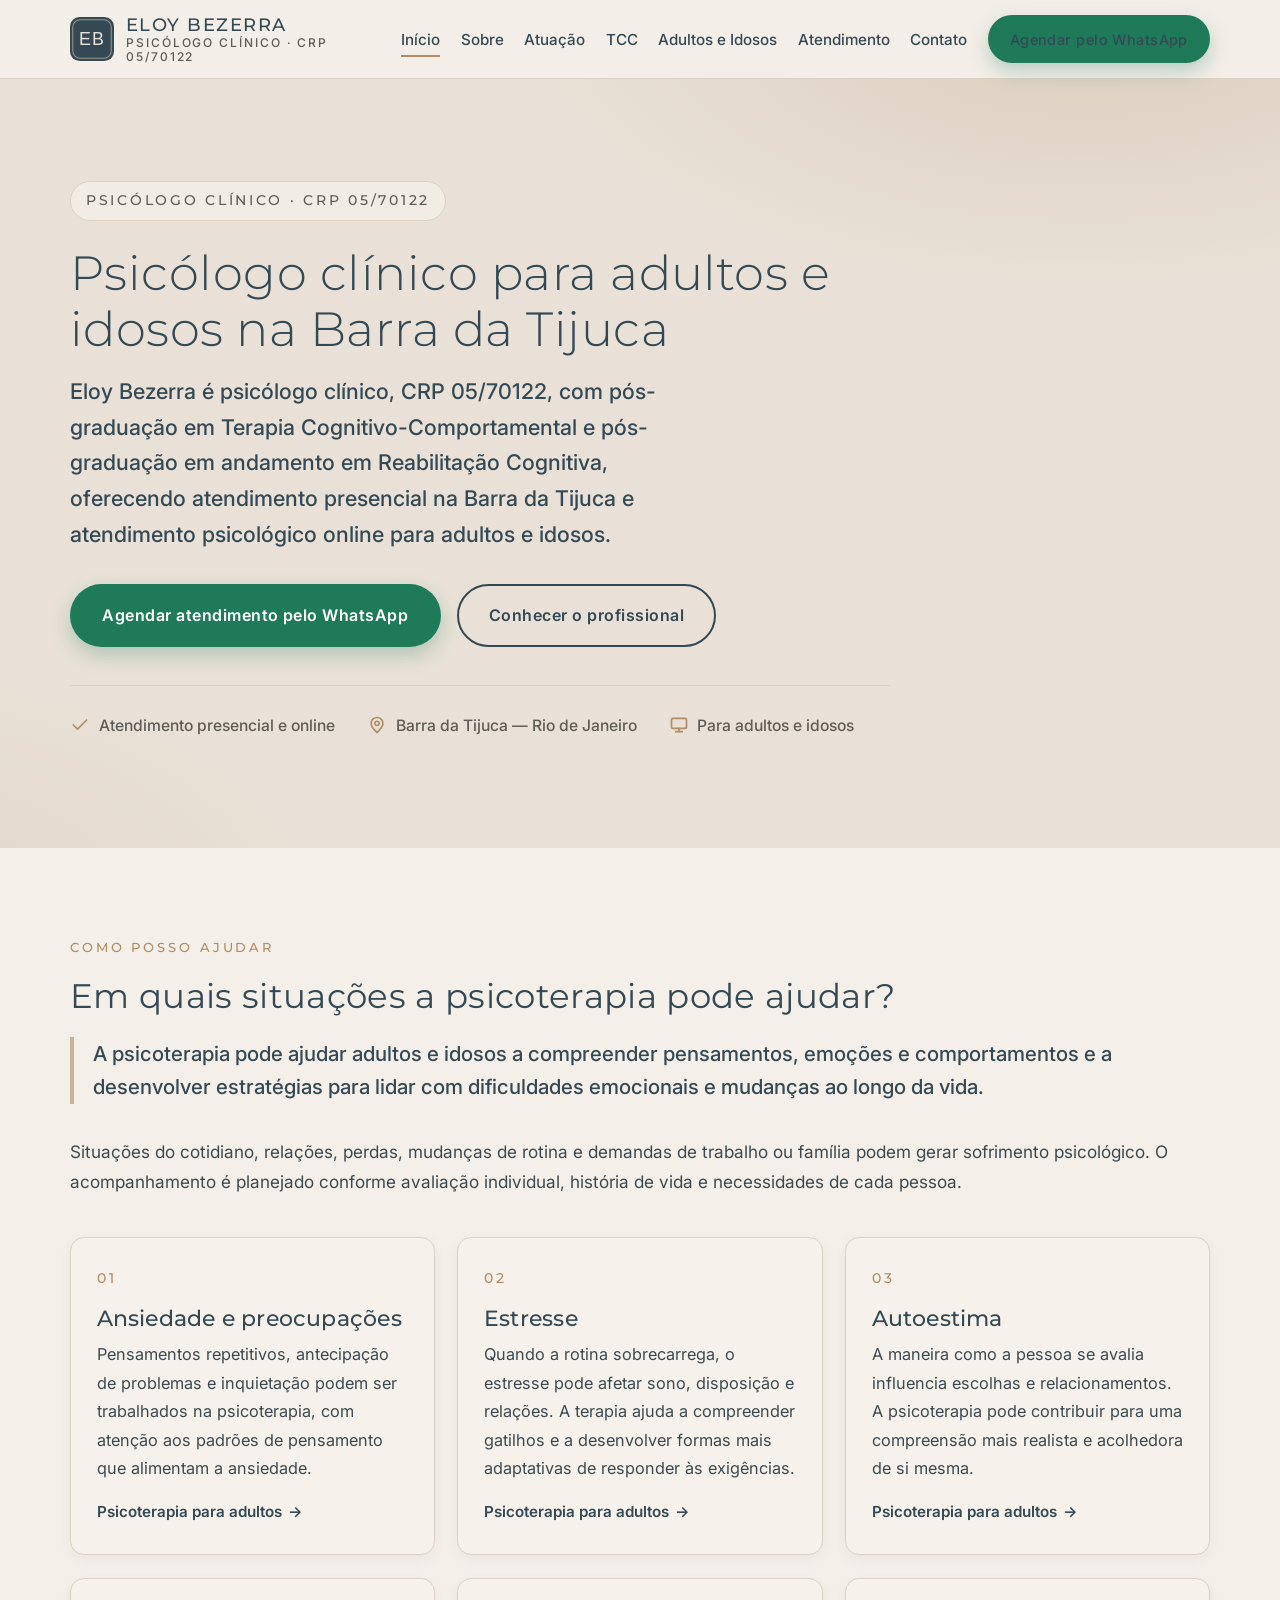
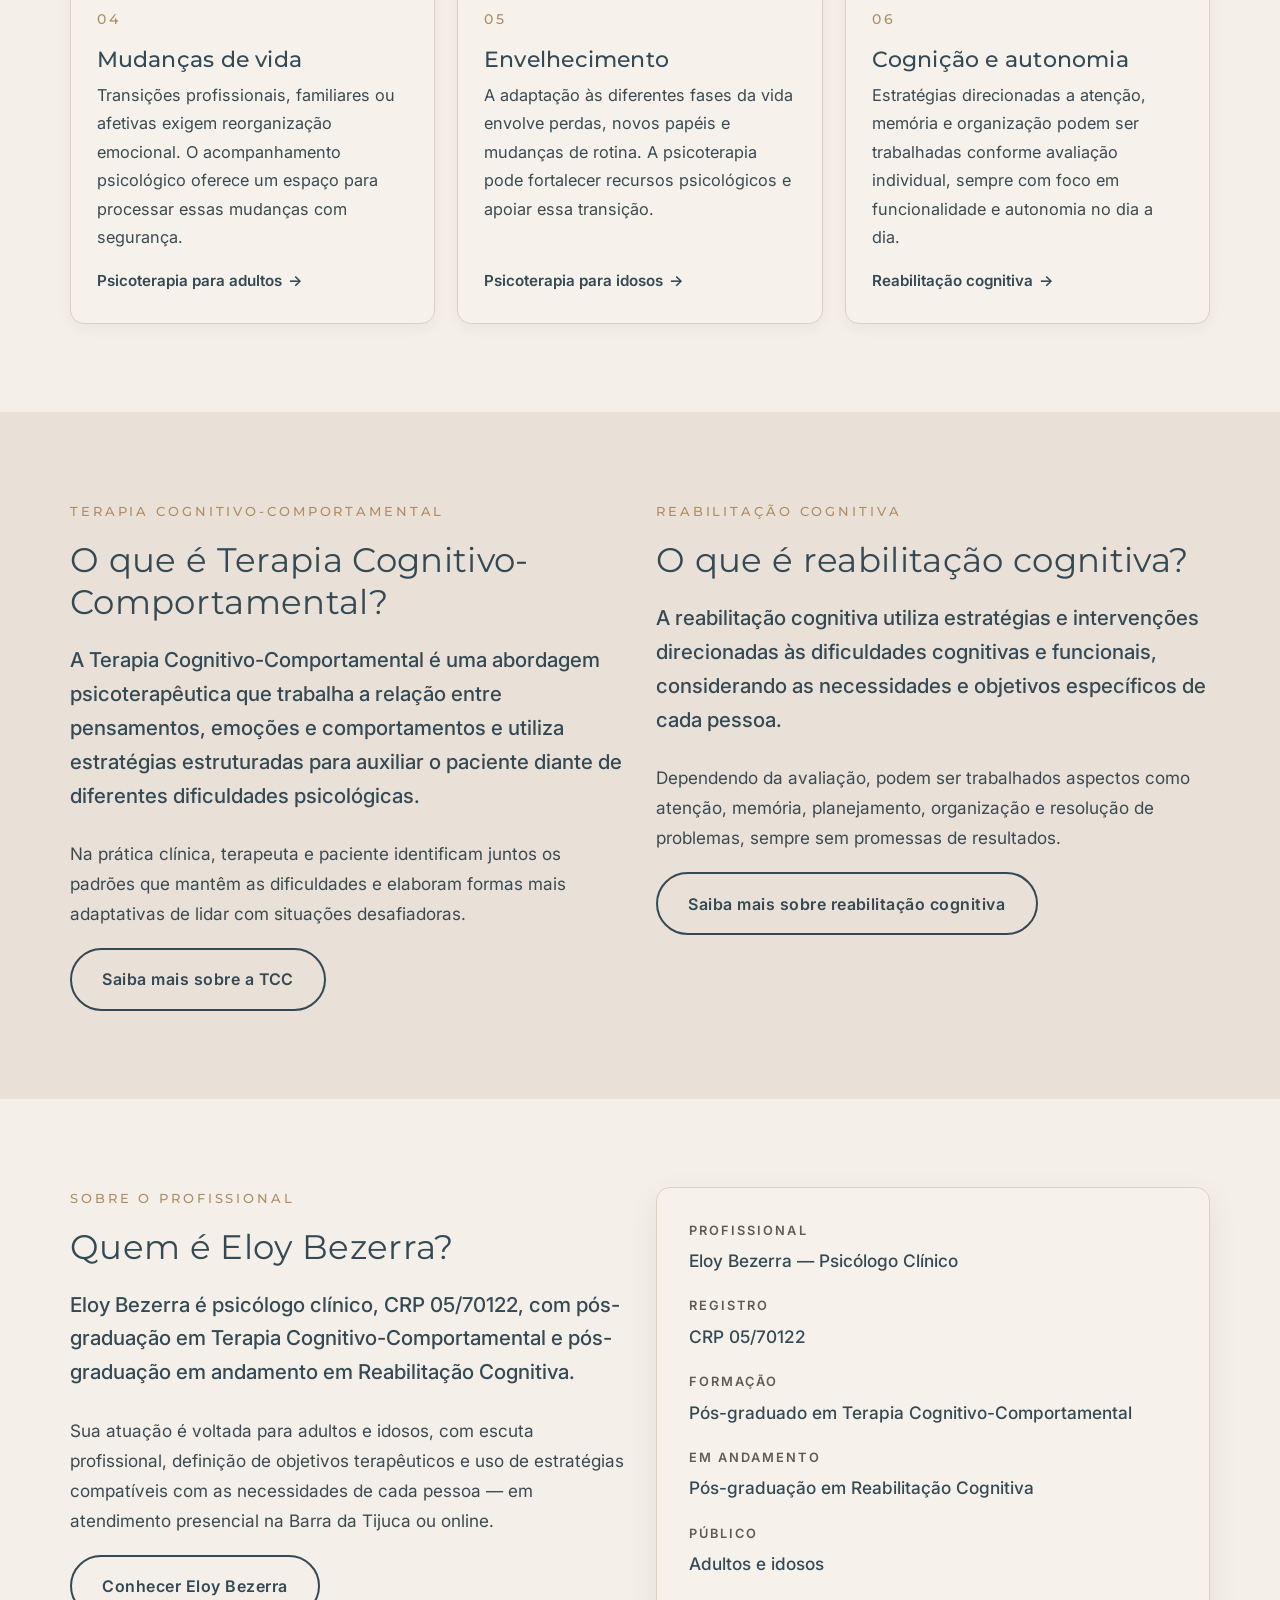
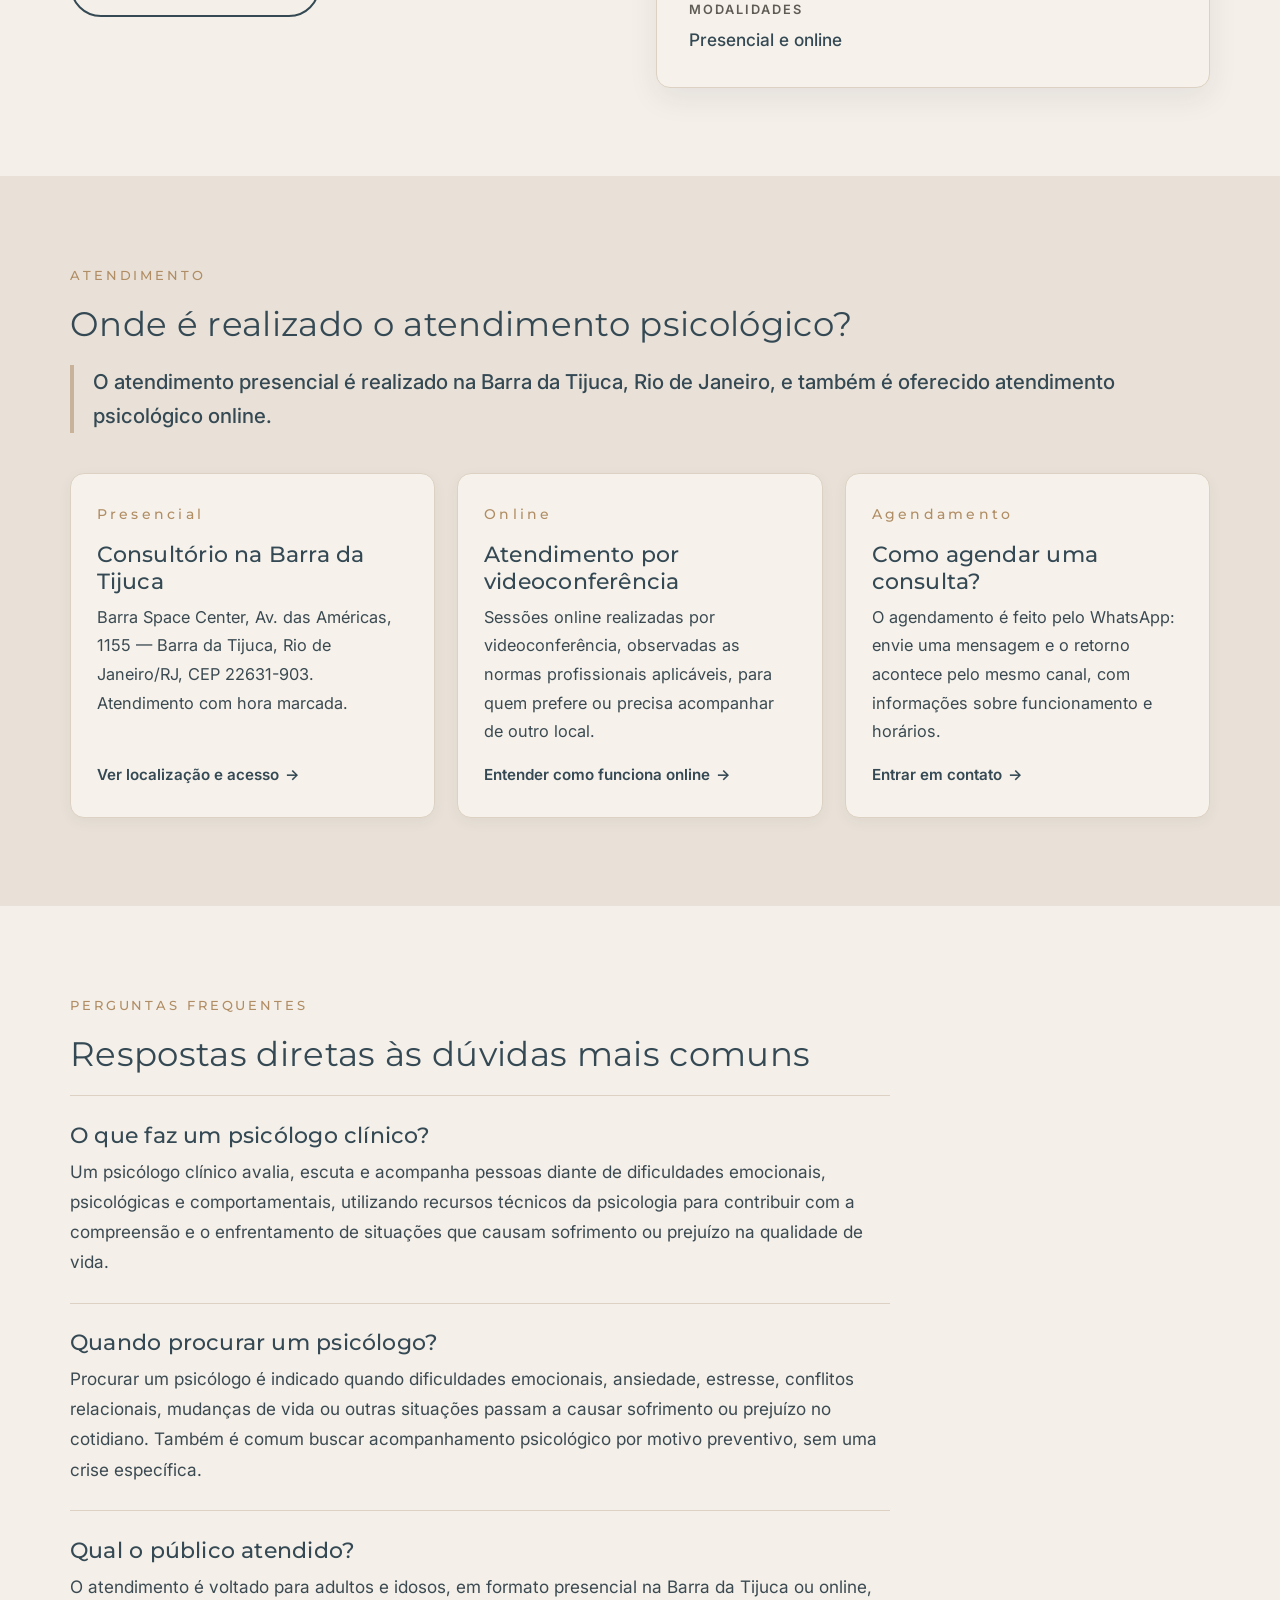
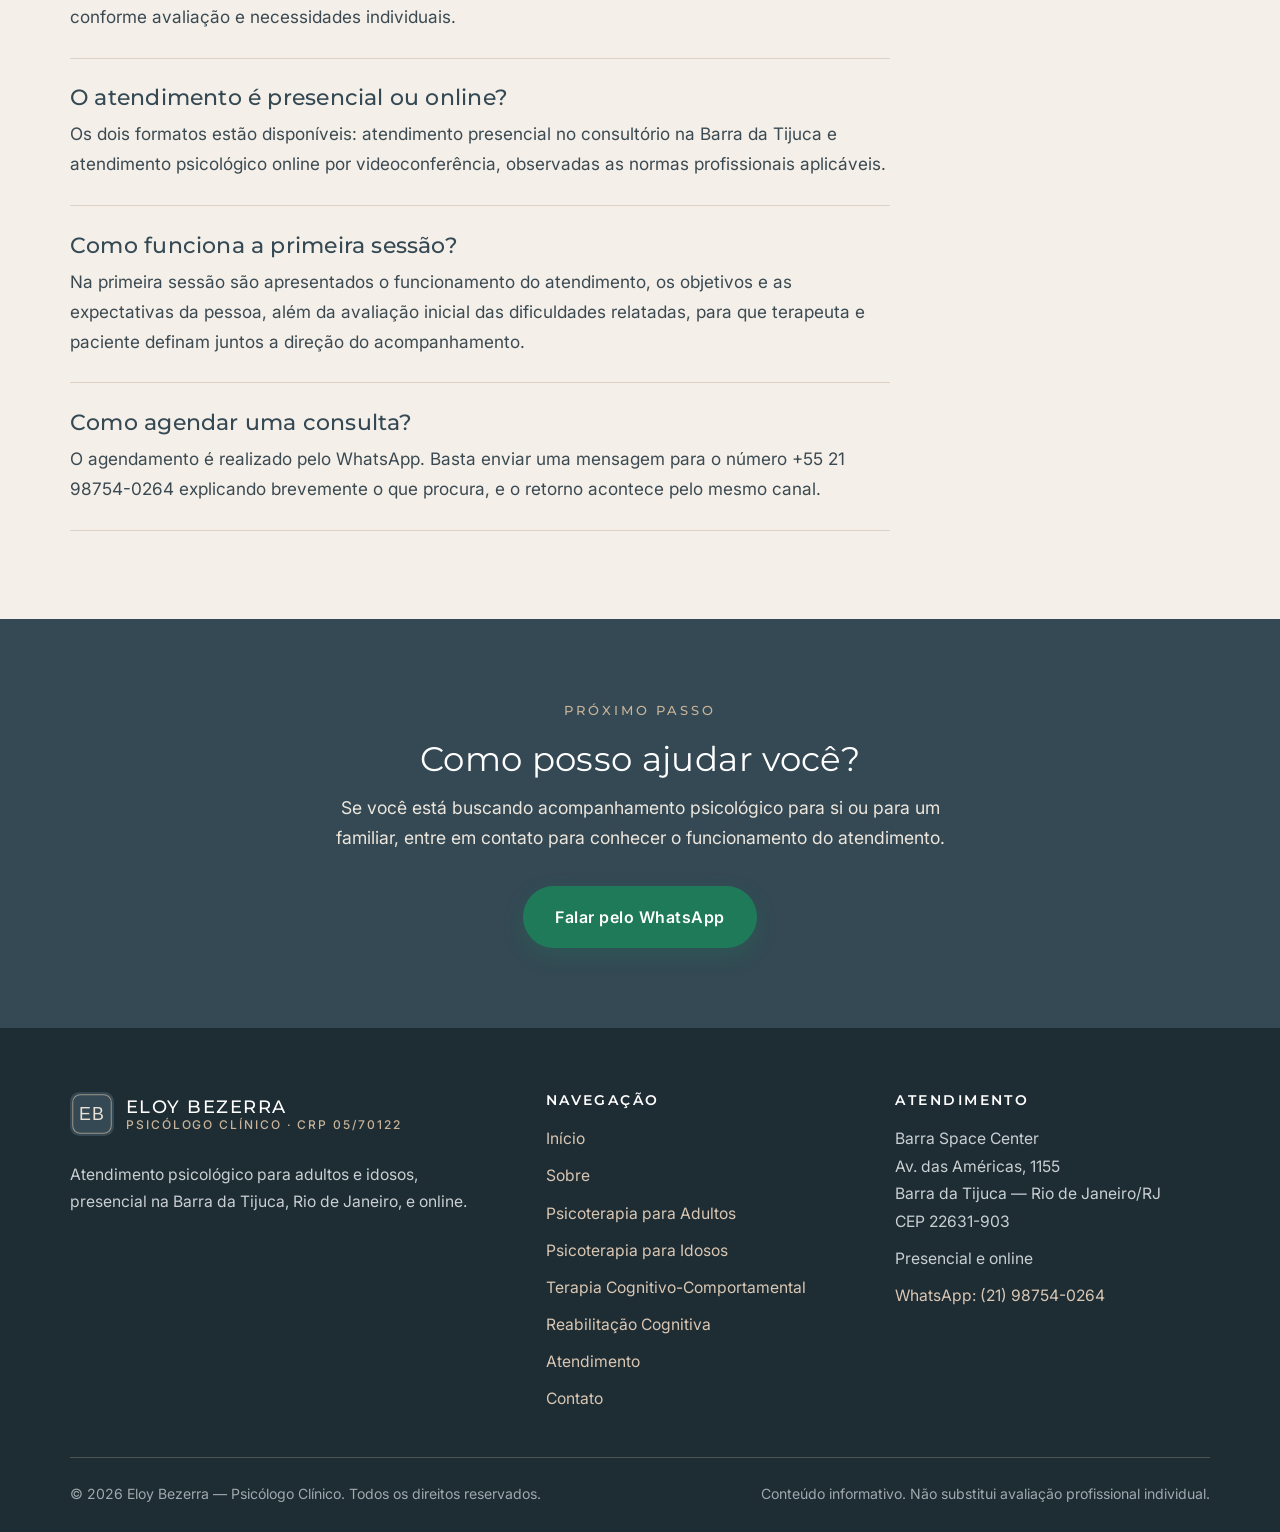
<file: index.html>
<!DOCTYPE html>
<html lang="pt-BR">
<head>
  <meta charset="UTF-8">
  <meta name="viewport" content="width=device-width, initial-scale=1">
  <title>Eloy Bezerra | Psicólogo Clínico na Barra da Tijuca</title>
  <meta name="description" content="Psicólogo clínico Eloy Bezerra, CRP 05/70122. Atendimento psicológico para adultos e idosos, presencial na Barra da Tijuca e online.">
  <link rel="canonical" href="https://eloybezerra.com.br/">
  <meta property="og:type" content="website">
  <meta property="og:locale" content="pt_BR">
  <meta property="og:site_name" content="Eloy Bezerra">
  <meta property="og:title" content="Eloy Bezerra | Psicólogo Clínico na Barra da Tijuca">
  <meta property="og:description" content="Psicólogo clínico Eloy Bezerra, CRP 05/70122. Atendimento psicológico para adultos e idosos, presencial na Barra da Tijuca e online.">
  <meta property="og:url" content="https://eloybezerra.com.br/">
  <meta name="theme-color" content="#344954">
  <link rel="icon" href="/assets/img/favicon.svg" type="image/svg+xml">
  <link rel="describedby" href="/llms.txt" type="text/markdown">
  <link rel="preconnect" href="https://fonts.googleapis.com">
  <link rel="preconnect" href="https://fonts.gstatic.com" crossorigin>
  <link href="https://fonts.googleapis.com/css2?family=Inter:wght@400;500;600&family=Montserrat:wght@300;400;500&display=swap" rel="stylesheet">
  <link rel="stylesheet" href="/assets/css/style.css">
  <script type="application/ld+json">
  {
    "@context": "https://schema.org",
    "@graph": [
      {
        "@type": "WebSite",
        "@id": "https://eloybezerra.com.br/#website",
        "url": "https://eloybezerra.com.br/",
        "name": "Eloy Bezerra — Psicólogo Clínico",
        "inLanguage": "pt-BR",
        "publisher": { "@id": "https://eloybezerra.com.br/sobre#eloy" }
      },
      {
        "@type": "Person",
        "@id": "https://eloybezerra.com.br/sobre#eloy",
        "name": "Eloy Bezerra",
        "jobTitle": "Psicólogo Clínico",
        "identifier": "CRP 05/70122",
        "url": "https://eloybezerra.com.br/sobre",
        "image": "https://eloybezerra.com.br/assets/img/eloy-bezerra.jpg",
        "worksFor": { "@id": "https://eloybezerra.com.br/#negocio" },
        "knowsAbout": [
          "Terapia Cognitivo-Comportamental",
          "Psicoterapia para adultos",
          "Psicoterapia para idosos",
          "Reabilitação cognitiva",
          "Envelhecimento saudável"
        ],
        "description": "Eloy Bezerra é psicólogo clínico, CRP 05/70122, com pós-graduação em Terapia Cognitivo-Comportamental e pós-graduação em andamento em Reabilitação Cognitiva, com atendimento para adultos e idosos, presencial na Barra da Tijuca e online."
      },
      {
        "@type": "ProfessionalService",
        "@id": "https://eloybezerra.com.br/#negocio",
        "name": "Eloy Bezerra — Psicólogo Clínico",
        "description": "Atendimento psicológico para adultos e idosos, presencial na Barra da Tijuca, Rio de Janeiro, e online, com abordagem Terapia Cognitivo-Comportamental.",
        "url": "https://eloybezerra.com.br/",
        "telephone": "+55-21-98754-0264",
        "founder": { "@id": "https://eloybezerra.com.br/sobre#eloy" },
        "employee": { "@id": "https://eloybezerra.com.br/sobre#eloy" },
        "address": {
          "@type": "PostalAddress",
          "streetAddress": "Barra Space Center, Avenida das Américas, 1155",
          "addressLocality": "Barra da Tijuca, Rio de Janeiro",
          "addressRegion": "RJ",
          "postalCode": "22631-903",
          "addressCountry": "BR"
        },
        "areaServed": [
          { "@type": "City", "name": "Rio de Janeiro" },
          { "@type": "Country", "name": "Brasil" }
        ],
        "availableService": [
          { "@type": "Service", "name": "Psicoterapia para adultos" },
          { "@type": "Service", "name": "Psicoterapia para idosos" },
          { "@type": "Service", "name": "Terapia Cognitivo-Comportamental" },
          { "@type": "Service", "name": "Reabilitação cognitiva" },
          { "@type": "Service", "name": "Atendimento psicológico online" }
        ]
      },
      {
        "@type": "FAQPage",
        "@id": "https://eloybezerra.com.br/#faq",
        "mainEntity": [
          {
            "@type": "Question",
            "name": "O que faz um psicólogo clínico?",
            "acceptedAnswer": {
              "@type": "Answer",
              "text": "Um psicólogo clínico avalia, escuta e acompanha pessoas diante de dificuldades emocionais, psicológicas e comportamentais, utilizando recursos técnicos da psicologia para contribuir com a compreensão e a enfrentamento de situações que causam sofrimento ou prejuízo na qualidade de vida."
            }
          },
          {
            "@type": "Question",
            "name": "Quando procurar um psicólogo?",
            "acceptedAnswer": {
              "@type": "Answer",
              "text": "Procurar um psicólogo é indicado quando dificuldades emocionais, ansiedade, estresse, conflitos relacionais, mudanças de vida ou outras situações passam a causar sofrimento ou prejuízo no cotidiano. Também é comum buscar acompanhamento psicológico por motivo preventivo, sem uma crise específica."
            }
          },
          {
            "@type": "Question",
            "name": "Qual o público atendido?",
            "acceptedAnswer": {
              "@type": "Answer",
              "text": "O atendimento é voltado para adultos e idosos, em formato presencial na Barra da Tijuca ou online, conforme avaliação e necessidades individuais."
            }
          },
          {
            "@type": "Question",
            "name": "O atendimento é presencial ou online?",
            "acceptedAnswer": {
              "@type": "Answer",
              "text": "Os dois formatos estão disponíveis: atendimento presencial no consultório na Barra da Tijuca e atendimento psicológico online por videoconferência, observadas as normas profissionais aplicáveis."
            }
          },
          {
            "@type": "Question",
            "name": "Como funciona a primeira sessão?",
            "acceptedAnswer": {
              "@type": "Answer",
              "text": "Na primeira sessão são apresentados o funcionamento do atendimento, os objetivos e as expectativas da pessoa, além da avaliação inicial das dificuldades relatadas, para que terapeuta e paciente definam juntos a direção do acompanhamento."
            }
          },
          {
            "@type": "Question",
            "name": "Como agendar uma consulta?",
            "acceptedAnswer": {
              "@type": "Answer",
              "text": "O agendamento é realizado pelo WhatsApp. Basta enviar uma mensagem para o número +55 21 98754-0264 explicando brevemente o que procura, e o retorno acontece pelo mesmo canal."
            }
          }
        ]
      }
    ]
  }
  </script>
</head>
<body>
  <a class="pular-conteudo" href="#conteudo">Pular para o conteúdo</a>

  <header class="cabecalho">
    <div class="container cabecalho__interno">
      <a class="marca" href="/">
        <img src="/assets/img/logo.svg" alt="Logotipo de Eloy Bezerra, psicólogo clínico" width="44" height="44">
        <span class="marca__textos">
          <span class="marca__nome">Eloy Bezerra</span>
          <span class="marca__cargo">Psicólogo Clínico · CRP 05/70122</span>
        </span>
      </a>

      <nav class="nav-desktop" aria-label="Navegação principal">
        <ul>
          <li><a href="/" aria-current="page">Início</a></li>
          <li><a href="/sobre">Sobre</a></li>
          <li><a href="/#como-posso-ajudar">Atuação</a></li>
          <li><a href="/terapia-cognitivo-comportamental">TCC</a></li>
          <li><a href="/psicoterapia-adultos">Adultos e Idosos</a></li>
          <li><a href="/atendimento">Atendimento</a></li>
          <li><a href="/contato">Contato</a></li>
          <li><a class="btn btn--whatsapp" href="https://wa.me/5521987540264?text=Ol%C3%A1%2C%20Eloy.%20Encontrei%20seu%20site%20e%20gostaria%20de%20obter%20informa%C3%A7%C3%B5es%20sobre%20o%20atendimento%20psicol%C3%B3gico.">Agendar pelo WhatsApp</a></li>
        </ul>
      </nav>

      <button class="menu-botao" id="menu-botao" type="button" aria-expanded="false" aria-controls="nav-mobile" aria-label="Abrir menu de navegação">
        <span></span><span></span><span></span>
      </button>
    </div>

    <nav class="nav-mobile" id="nav-mobile" data-aberto="false" aria-label="Navegação principal">
      <div class="container">
        <ul>
          <li><a href="/" aria-current="page">Início</a></li>
          <li><a href="/sobre">Sobre</a></li>
          <li><a href="/#como-posso-ajudar">Atuação</a></li>
          <li><a href="/terapia-cognitivo-comportamental">Terapia Cognitivo-Comportamental</a></li>
          <li><a href="/psicoterapia-adultos">Psicoterapia para Adultos</a></li>
          <li><a href="/psicoterapia-idosos">Psicoterapia para Idosos</a></li>
          <li><a href="/reabilitacao-cognitiva">Reabilitação Cognitiva</a></li>
          <li><a href="/atendimento">Atendimento</a></li>
          <li><a href="/contato">Contato</a></li>
        </ul>
        <a class="btn btn--whatsapp" href="https://wa.me/5521987540264?text=Ol%C3%A1%2C%20Eloy.%20Encontrei%20seu%20site%20e%20gostaria%20de%20obter%20informa%C3%A7%C3%B5es%20sobre%20o%20atendimento%20psicol%C3%B3gico.">Agendar pelo WhatsApp</a>
      </div>
    </nav>
  </header>

  <main id="conteudo">

    <!-- HERO — resposta imediata -->
    <section class="hero">
      <div class="container">
        <div class="hero__conteudo">
          <span class="hero__crp">Psicólogo Clínico · CRP 05/70122</span>
          <h1>Psicólogo clínico para adultos e idosos na Barra da Tijuca</h1>
          <p class="hero__resposta">Eloy Bezerra é psicólogo clínico, CRP 05/70122, com pós-graduação em Terapia Cognitivo-Comportamental e pós-graduação em andamento em Reabilitação Cognitiva, oferecendo atendimento presencial na Barra da Tijuca e atendimento psicológico online para adultos e idosos.</p>
          <div class="hero__acoes">
            <a class="btn btn--whatsapp" href="https://wa.me/5521987540264?text=Ol%C3%A1%2C%20Eloy.%20Encontrei%20seu%20site%20e%20gostaria%20de%20obter%20informa%C3%A7%C3%B5es%20sobre%20o%20atendimento%20psicol%C3%B3gico.">Agendar atendimento pelo WhatsApp</a>
            <a class="btn btn--contorno" href="/sobre">Conhecer o profissional</a>
          </div>
          <ul class="hero__extras">
            <li>
              <svg viewBox="0 0 24 24" fill="none" stroke="currentColor" stroke-width="2" stroke-linecap="round" stroke-linejoin="round" aria-hidden="true"><path d="M4 12l5 5L20 6"/></svg>
              Atendimento presencial e online
            </li>
            <li>
              <svg viewBox="0 0 24 24" fill="none" stroke="currentColor" stroke-width="2" stroke-linecap="round" stroke-linejoin="round" aria-hidden="true"><path d="M12 21s7-6.1 7-11a7 7 0 10-14 0c0 4.9 7 11 7 11z"/><circle cx="12" cy="10" r="2.5"/></svg>
              Barra da Tijuca — Rio de Janeiro
            </li>
            <li>
              <svg viewBox="0 0 24 24" fill="none" stroke="currentColor" stroke-width="2" stroke-linecap="round" stroke-linejoin="round" aria-hidden="true"><rect x="3" y="4" width="18" height="12" rx="2"/><path d="M8 20h8M12 16v4"/></svg>
              Para adultos e idosos
            </li>
          </ul>
        </div>
      </div>
    </section>

    <!-- COMO POSSO AJUDAR -->
    <section class="secao secao--clara" id="como-posso-ajudar" aria-labelledby="titulo-ajudar">
      <div class="container">
        <span class="rotulo">Como posso ajudar</span>
        <h2 id="titulo-ajudar">Em quais situações a psicoterapia pode ajudar?</h2>
        <p class="resposta linha-resposta">A psicoterapia pode ajudar adultos e idosos a compreender pensamentos, emoções e comportamentos e a desenvolver estratégias para lidar com dificuldades emocionais e mudanças ao longo da vida.</p>
        <p>Situações do cotidiano, relações, perdas, mudanças de rotina e demandas de trabalho ou família podem gerar sofrimento psicológico. O acompanhamento é planejado conforme avaliação individual, história de vida e necessidades de cada pessoa.</p>

        <div class="grade-cards">
          <article class="cartao">
            <span class="cartao__numero">01</span>
            <h3>Ansiedade e preocupações</h3>
            <p>Pensamentos repetitivos, antecipação de problemas e inquietação podem ser trabalhados na psicoterapia, com atenção aos padrões de pensamento que alimentam a ansiedade.</p>
            <a class="saber-mais" href="/psicoterapia-adultos">Psicoterapia para adultos</a>
          </article>

          <article class="cartao">
            <span class="cartao__numero">02</span>
            <h3>Estresse</h3>
            <p>Quando a rotina sobrecarrega, o estresse pode afetar sono, disposição e relações. A terapia ajuda a compreender gatilhos e a desenvolver formas mais adaptativas de responder às exigências.</p>
            <a class="saber-mais" href="/psicoterapia-adultos">Psicoterapia para adultos</a>
          </article>

          <article class="cartao">
            <span class="cartao__numero">03</span>
            <h3>Autoestima</h3>
            <p>A maneira como a pessoa se avalia influencia escolhas e relacionamentos. A psicoterapia pode contribuir para uma compreensão mais realista e acolhedora de si mesma.</p>
            <a class="saber-mais" href="/psicoterapia-adultos">Psicoterapia para adultos</a>
          </article>

          <article class="cartao">
            <span class="cartao__numero">04</span>
            <h3>Mudanças de vida</h3>
            <p>Transições profissionais, familiares ou afetivas exigem reorganização emocional. O acompanhamento psicológico oferece um espaço para processar essas mudanças com segurança.</p>
            <a class="saber-mais" href="/psicoterapia-adultos">Psicoterapia para adultos</a>
          </article>

          <article class="cartao">
            <span class="cartao__numero">05</span>
            <h3>Envelhecimento</h3>
            <p>A adaptação às diferentes fases da vida envolve perdas, novos papéis e mudanças de rotina. A psicoterapia pode fortalecer recursos psicológicos e apoiar essa transição.</p>
            <a class="saber-mais" href="/psicoterapia-idosos">Psicoterapia para idosos</a>
          </article>

          <article class="cartao">
            <span class="cartao__numero">06</span>
            <h3>Cognição e autonomia</h3>
            <p>Estratégias direcionadas a atenção, memória e organização podem ser trabalhadas conforme avaliação individual, sempre com foco em funcionalidade e autonomia no dia a dia.</p>
            <a class="saber-mais" href="/reabilitacao-cognitiva">Reabilitação cognitiva</a>
          </article>
        </div>
      </div>
    </section>

    <!-- TCC -->
    <section class="secao">
      <div class="container grade-2">
        <div>
          <span class="rotulo">Terapia Cognitivo-Comportamental</span>
          <h2>O que é Terapia Cognitivo-Comportamental?</h2>
          <p class="resposta">A Terapia Cognitivo-Comportamental é uma abordagem psicoterapêutica que trabalha a relação entre pensamentos, emoções e comportamentos e utiliza estratégias estruturadas para auxiliar o paciente diante de diferentes dificuldades psicológicas.</p>
          <p>Na prática clínica, terapeuta e paciente identificam juntos os padrões que mantêm as dificuldades e elaboram formas mais adaptativas de lidar com situações desafiadoras.</p>
          <a class="btn btn--contorno" href="/terapia-cognitivo-comportamental">Saiba mais sobre a TCC</a>
        </div>
        <div>
          <span class="rotulo">Reabilitação Cognitiva</span>
          <h2>O que é reabilitação cognitiva?</h2>
          <p class="resposta">A reabilitação cognitiva utiliza estratégias e intervenções direcionadas às dificuldades cognitivas e funcionais, considerando as necessidades e objetivos específicos de cada pessoa.</p>
          <p>Dependendo da avaliação, podem ser trabalhados aspectos como atenção, memória, planejamento, organização e resolução de problemas, sempre sem promessas de resultados.</p>
          <a class="btn btn--contorno" href="/reabilitacao-cognitiva">Saiba mais sobre reabilitação cognitiva</a>
        </div>
      </div>
    </section>

    <!-- SOBRE -->
    <section class="secao secao--clara">
      <div class="container grade-2">
        <div>
          <span class="rotulo">Sobre o profissional</span>
          <h2>Quem é Eloy Bezerra?</h2>
          <p class="resposta">Eloy Bezerra é psicólogo clínico, CRP 05/70122, com pós-graduação em Terapia Cognitivo-Comportamental e pós-graduação em andamento em Reabilitação Cognitiva.</p>
          <p>Sua atuação é voltada para adultos e idosos, com escuta profissional, definição de objetivos terapêuticos e uso de estratégias compatíveis com as necessidades de cada pessoa — em atendimento presencial na Barra da Tijuca ou online.</p>
          <a class="btn btn--contorno" href="/sobre">Conhecer Eloy Bezerra</a>
        </div>
        <div class="credenciais">
          <dl>
            <dt>Profissional</dt>
            <dd>Eloy Bezerra — Psicólogo Clínico</dd>
            <dt>Registro</dt>
            <dd>CRP 05/70122</dd>
            <dt>Formação</dt>
            <dd>Pós-graduado em Terapia Cognitivo-Comportamental</dd>
            <dt>Em andamento</dt>
            <dd>Pós-graduação em Reabilitação Cognitiva</dd>
            <dt>Público</dt>
            <dd>Adultos e idosos</dd>
            <dt>Modalidades</dt>
            <dd>Presencial e online</dd>
          </dl>
        </div>
      </div>
    </section>

    <!-- ATENDIMENTO -->
    <section class="secao">
      <div class="container">
        <span class="rotulo">Atendimento</span>
        <h2>Onde é realizado o atendimento psicológico?</h2>
        <p class="resposta linha-resposta">O atendimento presencial é realizado na Barra da Tijuca, Rio de Janeiro, e também é oferecido atendimento psicológico online.</p>

        <div class="grade-cards">
          <article class="cartao">
            <span class="cartao__numero">Presencial</span>
            <h3>Consultório na Barra da Tijuca</h3>
            <p>Barra Space Center, Av. das Américas, 1155 — Barra da Tijuca, Rio de Janeiro/RJ, CEP 22631-903. Atendimento com hora marcada.</p>
            <a class="saber-mais" href="/atendimento">Ver localização e acesso</a>
          </article>
          <article class="cartao">
            <span class="cartao__numero">Online</span>
            <h3>Atendimento por videoconferência</h3>
            <p>Sessões online realizadas por videoconferência, observadas as normas profissionais aplicáveis, para quem prefere ou precisa acompanhar de outro local.</p>
            <a class="saber-mais" href="/atendimento">Entender como funciona online</a>
          </article>
          <article class="cartao">
            <span class="cartao__numero">Agendamento</span>
            <h3>Como agendar uma consulta?</h3>
            <p>O agendamento é feito pelo WhatsApp: envie uma mensagem e o retorno acontece pelo mesmo canal, com informações sobre funcionamento e horários.</p>
            <a class="saber-mais" href="/contato">Entrar em contato</a>
          </article>
        </div>
      </div>
    </section>

    <!-- FAQ -->
    <section class="secao secao--clara" id="perguntas-frequentes" aria-labelledby="titulo-faq">
      <div class="container">
        <span class="rotulo">Perguntas frequentes</span>
        <h2 id="titulo-faq">Respostas diretas às dúvidas mais comuns</h2>

        <div class="faq">
          <div class="faq__item">
            <h3>O que faz um psicólogo clínico?</h3>
            <p>Um psicólogo clínico avalia, escuta e acompanha pessoas diante de dificuldades emocionais, psicológicas e comportamentais, utilizando recursos técnicos da psicologia para contribuir com a compreensão e o enfrentamento de situações que causam sofrimento ou prejuízo na qualidade de vida.</p>
          </div>
          <div class="faq__item">
            <h3>Quando procurar um psicólogo?</h3>
            <p>Procurar um psicólogo é indicado quando dificuldades emocionais, ansiedade, estresse, conflitos relacionais, mudanças de vida ou outras situações passam a causar sofrimento ou prejuízo no cotidiano. Também é comum buscar acompanhamento psicológico por motivo preventivo, sem uma crise específica.</p>
          </div>
          <div class="faq__item">
            <h3>Qual o público atendido?</h3>
            <p>O atendimento é voltado para adultos e idosos, em formato presencial na Barra da Tijuca ou online, conforme avaliação e necessidades individuais.</p>
          </div>
          <div class="faq__item">
            <h3>O atendimento é presencial ou online?</h3>
            <p>Os dois formatos estão disponíveis: atendimento presencial no consultório na Barra da Tijuca e atendimento psicológico online por videoconferência, observadas as normas profissionais aplicáveis.</p>
          </div>
          <div class="faq__item">
            <h3>Como funciona a primeira sessão?</h3>
            <p>Na primeira sessão são apresentados o funcionamento do atendimento, os objetivos e as expectativas da pessoa, além da avaliação inicial das dificuldades relatadas, para que terapeuta e paciente definam juntos a direção do acompanhamento.</p>
          </div>
          <div class="faq__item">
            <h3>Como agendar uma consulta?</h3>
            <p>O agendamento é realizado pelo WhatsApp. Basta enviar uma mensagem para o número +55 21 98754-0264 explicando brevemente o que procura, e o retorno acontece pelo mesmo canal.</p>
          </div>
        </div>
      </div>
    </section>

    <!-- CTA FINAL -->
    <section class="cta-final">
      <div class="container">
        <span class="rotulo">Próximo passo</span>
        <h2>Como posso ajudar você?</h2>
        <p>Se você está buscando acompanhamento psicológico para si ou para um familiar, entre em contato para conhecer o funcionamento do atendimento.</p>
        <a class="btn btn--whatsapp" href="https://wa.me/5521987540264?text=Ol%C3%A1%2C%20Eloy.%20Encontrei%20seu%20site%20e%20gostaria%20de%20obter%20informa%C3%A7%C3%B5es%20sobre%20o%20atendimento%20psicol%C3%B3gico.">Falar pelo WhatsApp</a>
      </div>
    </section>

  </main>

  <footer class="rodape">
    <div class="container">
      <div class="rodape__grade">
        <div>
          <a class="marca" href="/">
            <img src="/assets/img/logo.svg" alt="Logotipo de Eloy Bezerra, psicólogo clínico" width="44" height="44">
            <span class="marca__textos">
              <span class="marca__nome">Eloy Bezerra</span>
              <span class="marca__cargo">Psicólogo Clínico · CRP 05/70122</span>
            </span>
          </a>
          <p class="rodape__texto">Atendimento psicológico para adultos e idosos, presencial na Barra da Tijuca, Rio de Janeiro, e online.</p>
        </div>
        <div>
          <h2>Navegação</h2>
          <ul>
            <li><a href="/">Início</a></li>
            <li><a href="/sobre">Sobre</a></li>
            <li><a href="/psicoterapia-adultos">Psicoterapia para Adultos</a></li>
            <li><a href="/psicoterapia-idosos">Psicoterapia para Idosos</a></li>
            <li><a href="/terapia-cognitivo-comportamental">Terapia Cognitivo-Comportamental</a></li>
            <li><a href="/reabilitacao-cognitiva">Reabilitação Cognitiva</a></li>
            <li><a href="/atendimento">Atendimento</a></li>
            <li><a href="/contato">Contato</a></li>
          </ul>
        </div>
        <div>
          <h2>Atendimento</h2>
          <ul>
            <li>Barra Space Center<br>Av. das Américas, 1155<br>Barra da Tijuca — Rio de Janeiro/RJ<br>CEP 22631-903</li>
            <li>Presencial e online</li>
            <li><a href="https://wa.me/5521987540264?text=Ol%C3%A1%2C%20Eloy.%20Encontrei%20seu%20site%20e%20gostaria%20de%20obter%20informa%C3%A7%C3%B5es%20sobre%20o%20atendimento%20psicol%C3%B3gico.">WhatsApp: (21) 98754-0264</a></li>
          </ul>
        </div>
      </div>
      <div class="rodape__base">
        <p>© <span id="ano-atual">2026</span> Eloy Bezerra — Psicólogo Clínico. Todos os direitos reservados.</p>
        <p>Conteúdo informativo. Não substitui avaliação profissional individual.</p>
      </div>
    </div>
  </footer>

  <a class="btn btn--whatsapp whatsapp-flutuante visivel-somente-mobile" href="https://wa.me/5521987540264?text=Ol%C3%A1%2C%20Eloy.%20Encontrei%20seu%20site%20e%20gostaria%20de%20obter%20informa%C3%A7%C3%B5es%20sobre%20o%20atendimento%20psicol%C3%B3gico.">Agendar atendimento pelo WhatsApp</a>

  <script src="/assets/js/main.js" defer></script>
</body>
</html>
</file>
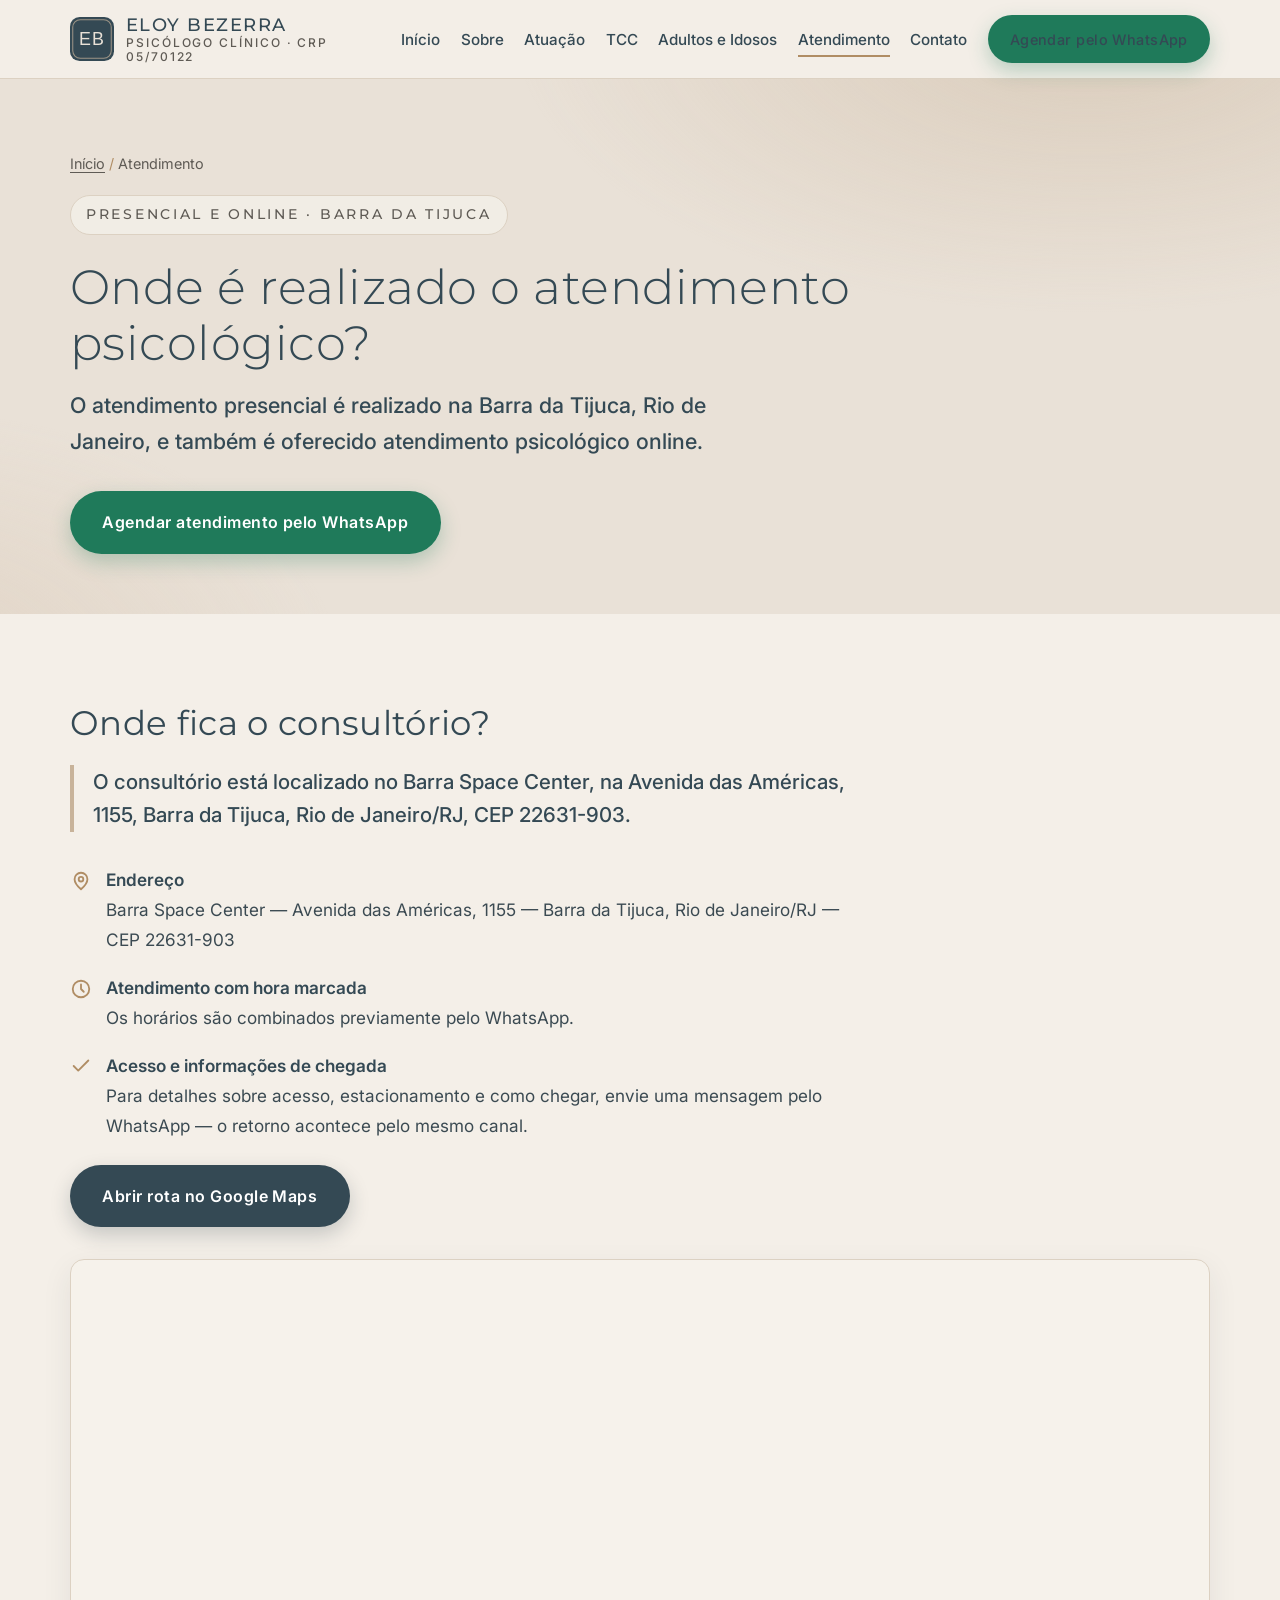
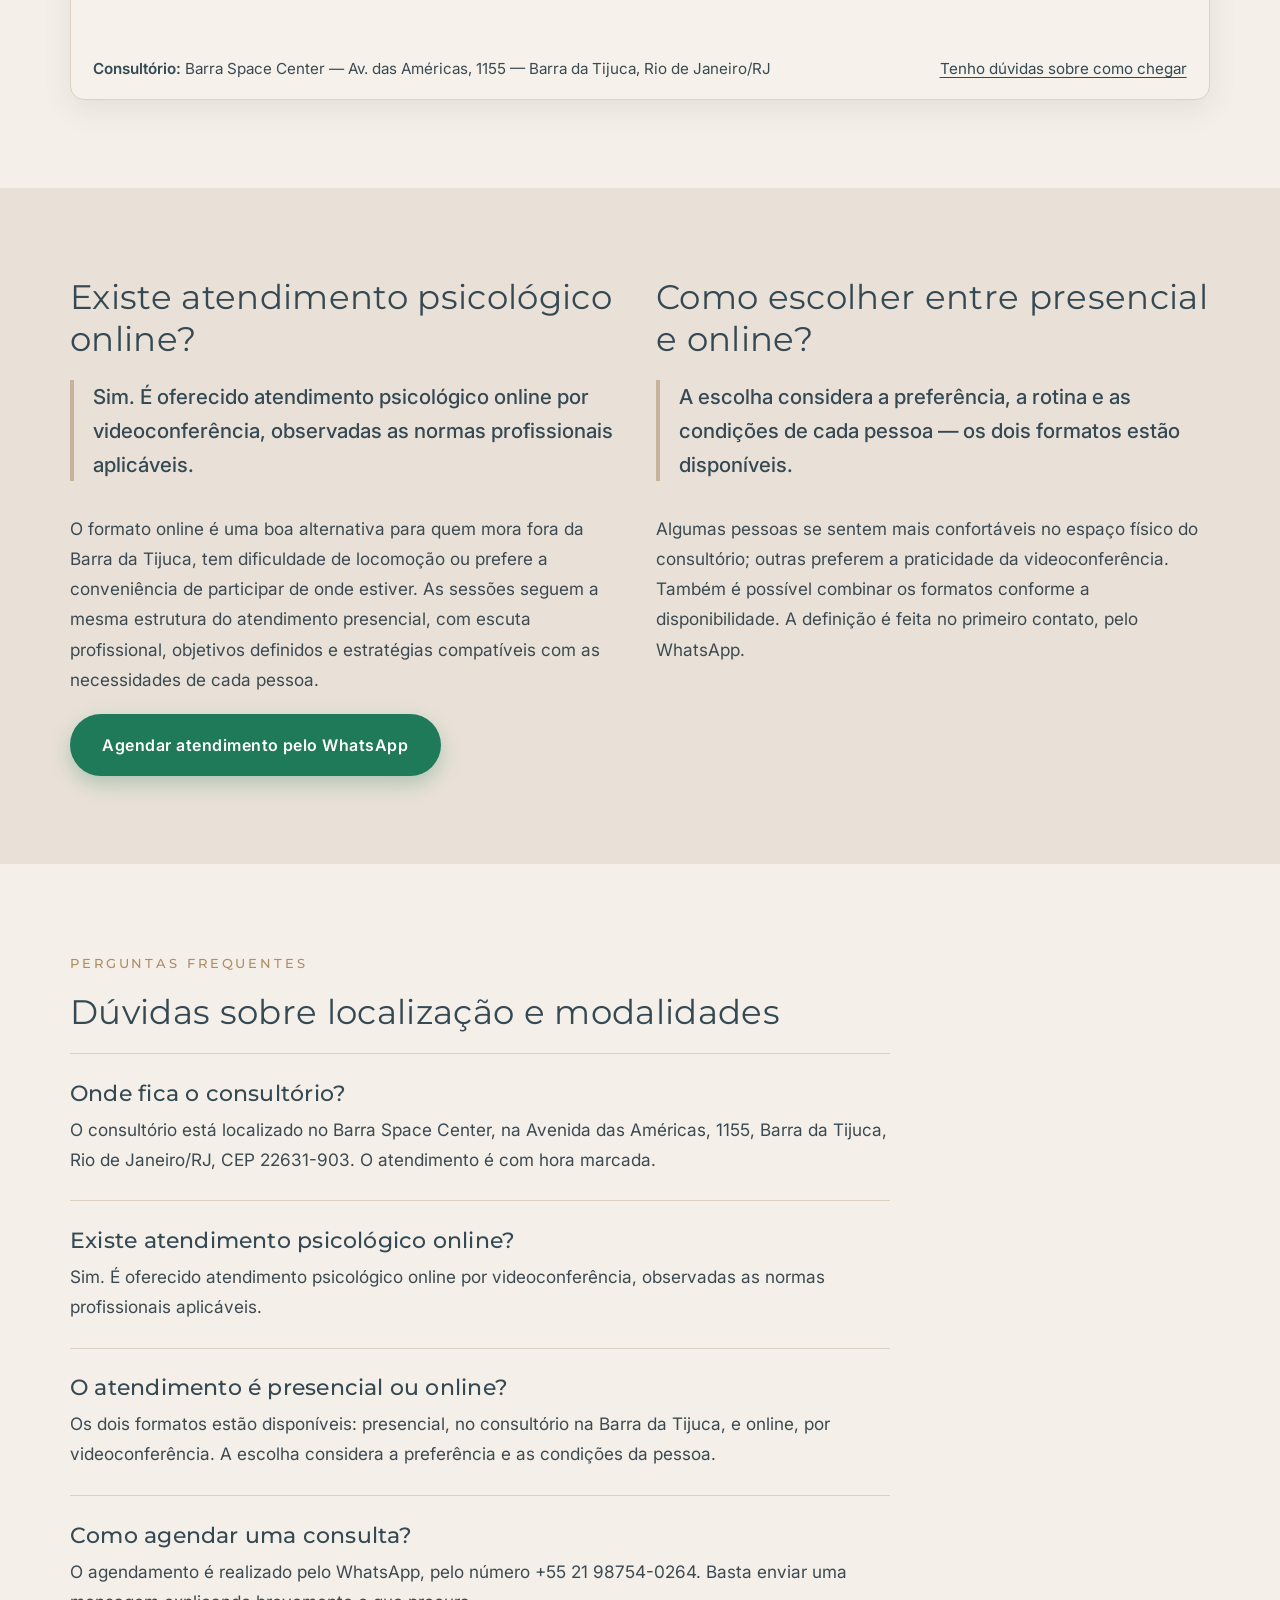
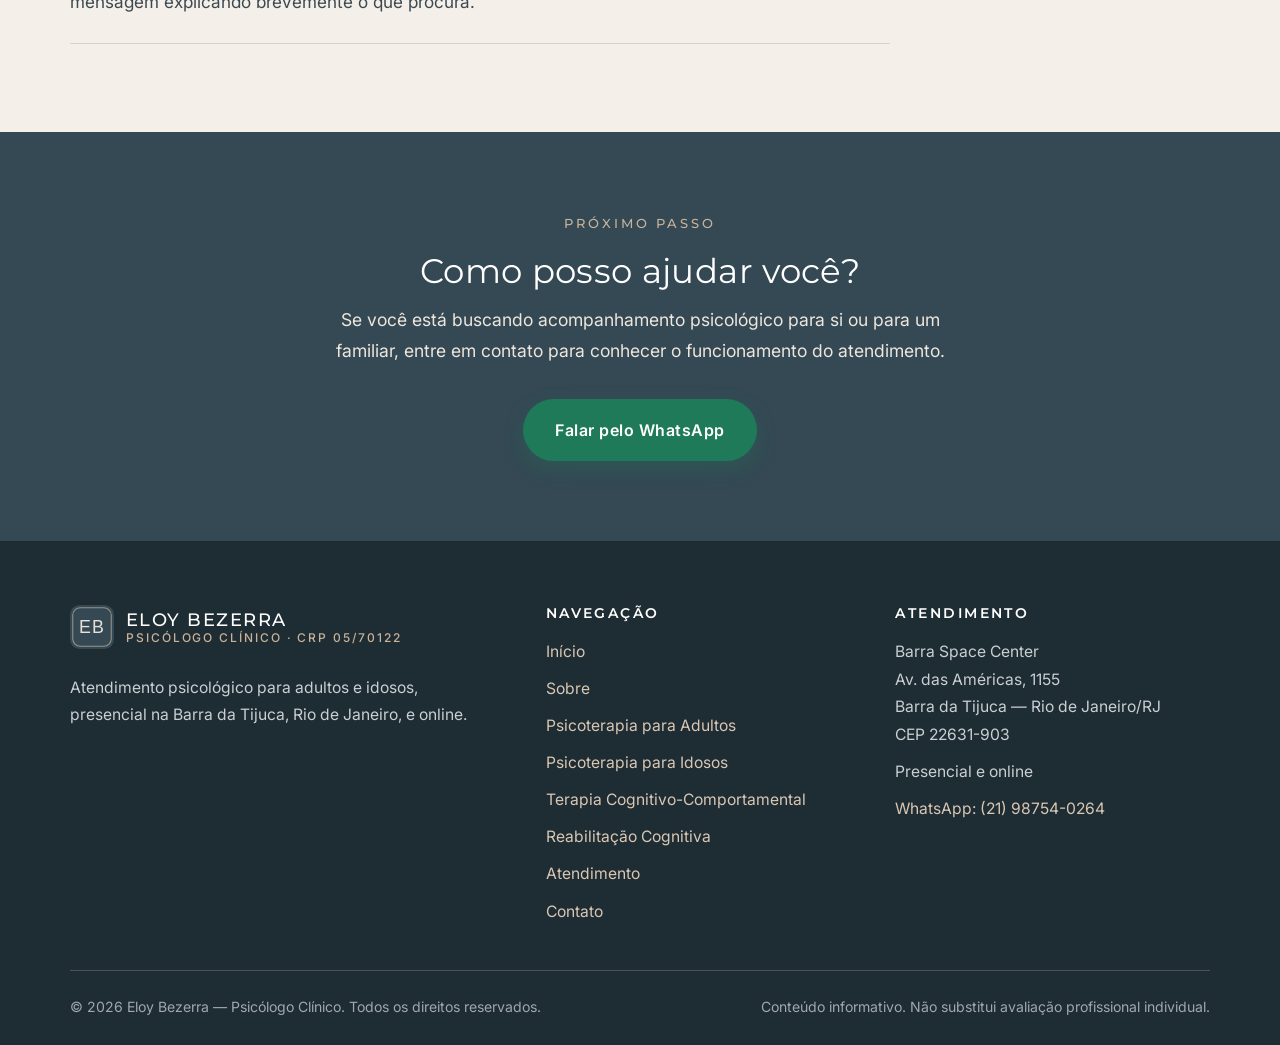
<file: atendimento/index.html>
<!DOCTYPE html>
<html lang="pt-BR">
<head>
  <meta charset="UTF-8">
  <meta name="viewport" content="width=device-width, initial-scale=1">
  <title>Atendimento Presencial e Online | Eloy Bezerra — Barra da Tijuca</title>
  <meta name="description" content="Onde é realizado o atendimento psicológico: consultório no Barra Space Center, Av. das Américas, 1155, Barra da Tijuca, Rio de Janeiro, e atendimento psicológico online por videoconferência.">
  <link rel="canonical" href="https://eloybezerra.com.br/atendimento">
  <meta property="og:type" content="website">
  <meta property="og:locale" content="pt_BR">
  <meta property="og:site_name" content="Eloy Bezerra">
  <meta property="og:title" content="Atendimento Presencial e Online | Eloy Bezerra — Barra da Tijuca">
  <meta property="og:description" content="Onde é realizado o atendimento psicológico: consultório no Barra Space Center, Av. das Américas, 1155, Barra da Tijuca, Rio de Janeiro, e atendimento psicológico online por videoconferência.">
  <meta property="og:url" content="https://eloybezerra.com.br/atendimento">
  <meta name="theme-color" content="#344954">
  <link rel="icon" href="/assets/img/favicon.svg" type="image/svg+xml">
  <link rel="describedby" href="/llms.txt" type="text/markdown">
  <link rel="preconnect" href="https://fonts.googleapis.com">
  <link rel="preconnect" href="https://fonts.gstatic.com" crossorigin>
  <link href="https://fonts.googleapis.com/css2?family=Inter:wght@400;500;600&family=Montserrat:wght@300;400;500&display=swap" rel="stylesheet">
  <link rel="stylesheet" href="/assets/css/style.css">
  <script type="application/ld+json">
  {
    "@context": "https://schema.org",
    "@graph": [
      {
        "@type": "WebPage",
        "@id": "https://eloybezerra.com.br/atendimento#pagina",
        "url": "https://eloybezerra.com.br/atendimento",
        "name": "Onde é realizado o atendimento psicológico",
        "inLanguage": "pt-BR",
        "isPartOf": { "@id": "https://eloybezerra.com.br/#website" },
        "about": { "@id": "https://eloybezerra.com.br/#negocio" }
      },
      {
        "@type": "BreadcrumbList",
        "itemListElement": [
          { "@type": "ListItem", "position": 1, "name": "Início", "item": "https://eloybezerra.com.br/" },
          { "@type": "ListItem", "position": 2, "name": "Atendimento", "item": "https://eloybezerra.com.br/atendimento" }
        ]
      },
      {
        "@type": "FAQPage",
        "mainEntity": [
          {
            "@type": "Question",
            "name": "Onde fica o consultório?",
            "acceptedAnswer": {
              "@type": "Answer",
              "text": "O consultório está localizado no Barra Space Center, na Avenida das Américas, 1155, Barra da Tijuca, Rio de Janeiro/RJ, CEP 22631-903. O atendimento é com hora marcada."
            }
          },
          {
            "@type": "Question",
            "name": "Existe atendimento psicológico online?",
            "acceptedAnswer": {
              "@type": "Answer",
              "text": "Sim. É oferecido atendimento psicológico online por videoconferência, observadas as normas profissionais aplicáveis."
            }
          },
          {
            "@type": "Question",
            "name": "O atendimento é presencial ou online?",
            "acceptedAnswer": {
              "@type": "Answer",
              "text": "Os dois formatos estão disponíveis: presencial, no consultório na Barra da Tijuca, e online, por videoconferência. A escolha considera a preferência e as condições da pessoa."
            }
          },
          {
            "@type": "Question",
            "name": "Como agendar uma consulta?",
            "acceptedAnswer": {
              "@type": "Answer",
              "text": "O agendamento é realizado pelo WhatsApp, pelo número +55 21 98754-0264. Basta enviar uma mensagem explicando brevemente o que procura."
            }
          }
        ]
      }
    ]
  }
  </script>
</head>
<body>
  <a class="pular-conteudo" href="#conteudo">Pular para o conteúdo</a>

  <header class="cabecalho">
    <div class="container cabecalho__interno">
      <a class="marca" href="/">
        <img src="/assets/img/logo.svg" alt="Logotipo de Eloy Bezerra, psicólogo clínico" width="44" height="44">
        <span class="marca__textos">
          <span class="marca__nome">Eloy Bezerra</span>
          <span class="marca__cargo">Psicólogo Clínico · CRP 05/70122</span>
        </span>
      </a>

      <nav class="nav-desktop" aria-label="Navegação principal">
        <ul>
          <li><a href="/">Início</a></li>
          <li><a href="/sobre">Sobre</a></li>
          <li><a href="/#como-posso-ajudar">Atuação</a></li>
          <li><a href="/terapia-cognitivo-comportamental">TCC</a></li>
          <li><a href="/psicoterapia-adultos">Adultos e Idosos</a></li>
          <li><a href="/atendimento" aria-current="page">Atendimento</a></li>
          <li><a href="/contato">Contato</a></li>
          <li><a class="btn btn--whatsapp" href="https://wa.me/5521987540264?text=Ol%C3%A1%2C%20Eloy.%20Encontrei%20seu%20site%20e%20gostaria%20de%20obter%20informa%C3%A7%C3%B5es%20sobre%20o%20atendimento%20psicol%C3%B3gico.">Agendar pelo WhatsApp</a></li>
        </ul>
      </nav>

      <button class="menu-botao" id="menu-botao" type="button" aria-expanded="false" aria-controls="nav-mobile" aria-label="Abrir menu de navegação">
        <span></span><span></span><span></span>
      </button>
    </div>

    <nav class="nav-mobile" id="nav-mobile" data-aberto="false" aria-label="Navegação principal">
      <div class="container">
        <ul>
          <li><a href="/">Início</a></li>
          <li><a href="/sobre">Sobre</a></li>
          <li><a href="/#como-posso-ajudar">Atuação</a></li>
          <li><a href="/terapia-cognitivo-comportamental">Terapia Cognitivo-Comportamental</a></li>
          <li><a href="/psicoterapia-adultos">Psicoterapia para Adultos</a></li>
          <li><a href="/psicoterapia-idosos">Psicoterapia para Idosos</a></li>
          <li><a href="/reabilitacao-cognitiva">Reabilitação Cognitiva</a></li>
          <li><a href="/atendimento" aria-current="page">Atendimento</a></li>
          <li><a href="/contato">Contato</a></li>
        </ul>
        <a class="btn btn--whatsapp" href="https://wa.me/5521987540264?text=Ol%C3%A1%2C%20Eloy.%20Encontrei%20seu%20site%20e%20gostaria%20de%20obter%20informa%C3%A7%C3%B5es%20sobre%20o%20atendimento%20psicol%C3%B3gico.">Agendar pelo WhatsApp</a>
      </div>
    </nav>
  </header>

  <main id="conteudo">

    <section class="hero hero--interno">
      <div class="container">
        <div class="hero__conteudo">
          <p class="trilha"><a href="/">Início</a> <span>/</span> Atendimento</p>
          <span class="hero__crp">Presencial e online · Barra da Tijuca</span>
          <h1>Onde é realizado o atendimento psicológico?</h1>
          <p class="hero__resposta">O atendimento presencial é realizado na Barra da Tijuca, Rio de Janeiro, e também é oferecido atendimento psicológico online.</p>
          <div class="hero__acoes">
            <a class="btn btn--whatsapp" href="https://wa.me/5521987540264?text=Ol%C3%A1%2C%20Eloy.%20Encontrei%20seu%20site%20e%20gostaria%20de%20obter%20informa%C3%A7%C3%B5es%20sobre%20o%20atendimento%20psicol%C3%B3gico.">Agendar atendimento pelo WhatsApp</a>
          </div>
        </div>
      </div>
    </section>

    <section class="secao secao--clara">
      <div class="container">
        <div class="conteudo-resposta">
          <h2>Onde fica o consultório?</h2>
          <p class="resposta linha-resposta">O consultório está localizado no Barra Space Center, na Avenida das Américas, 1155, Barra da Tijuca, Rio de Janeiro/RJ, CEP 22631-903.</p>

          <ul class="info-lista">
            <li>
              <svg viewBox="0 0 24 24" fill="none" stroke="currentColor" stroke-width="2" stroke-linecap="round" stroke-linejoin="round" aria-hidden="true"><path d="M12 21s7-6.1 7-11a7 7 0 10-14 0c0 4.9 7 11 7 11z"/><circle cx="12" cy="10" r="2.5"/></svg>
              <span>
                <strong>Endereço</strong>
                Barra Space Center — Avenida das Américas, 1155 — Barra da Tijuca, Rio de Janeiro/RJ — CEP 22631-903
              </span>
            </li>
            <li>
              <svg viewBox="0 0 24 24" fill="none" stroke="currentColor" stroke-width="2" stroke-linecap="round" stroke-linejoin="round" aria-hidden="true"><circle cx="12" cy="12" r="9"/><path d="M12 7v5l3 3"/></svg>
              <span>
                <strong>Atendimento com hora marcada</strong>
                Os horários são combinados previamente pelo WhatsApp.
              </span>
            </li>
            <li>
              <svg viewBox="0 0 24 24" fill="none" stroke="currentColor" stroke-width="2" stroke-linecap="round" stroke-linejoin="round" aria-hidden="true"><path d="M4 12l5 5L20 6"/></svg>
              <span>
                <strong>Acesso e informações de chegada</strong>
                Para detalhes sobre acesso, estacionamento e como chegar, envie uma mensagem pelo WhatsApp — o retorno acontece pelo mesmo canal.
              </span>
            </li>
          </ul>

          <div class="hero__acoes">
            <a class="btn btn--primario" href="https://www.google.com/maps/dir/?api=1&amp;destination=Barra+Space+Center,+Av.+das+Am%C3%A9ricas+1155,+Barra+da+Tijuca,+Rio+de+Janeiro+RJ" target="_blank" rel="noopener">Abrir rota no Google Maps</a>
          </div>
        </div>

        <div class="mapa mt-2">
          <iframe
            src="https://www.google.com/maps?q=Barra%20Space%20Center,%20Av.%20das%20Am%C3%A9ricas%201155,%20Barra%20da%20Tijuca,%20Rio%20de%20Janeiro&amp;output=embed"
            title="Mapa com a localização do consultório de Eloy Bezerra no Barra Space Center, Avenida das Américas, 1155, Barra da Tijuca, Rio de Janeiro"
            loading="lazy"
            referrerpolicy="no-referrer-when-downgrade"
            allowfullscreen></iframe>
          <div class="mapa__rodape">
            <span><strong>Consultório:</strong> Barra Space Center — Av. das Américas, 1155 — Barra da Tijuca, Rio de Janeiro/RJ</span>
            <a href="https://wa.me/5521987540264?text=Ol%C3%A1%2C%20Eloy.%20Encontrei%20seu%20site%20e%20gostaria%20de%20obter%20informa%C3%A7%C3%B5es%20sobre%20o%20atendimento%20psicol%C3%B3gico.">Tenho dúvidas sobre como chegar</a>
          </div>
        </div>
      </div>
    </section>

    <section class="secao">
      <div class="container grade-2">
        <div class="conteudo-resposta">
          <h2>Existe atendimento psicológico online?</h2>
          <p class="resposta linha-resposta">Sim. É oferecido atendimento psicológico online por videoconferência, observadas as normas profissionais aplicáveis.</p>
          <p>O formato online é uma boa alternativa para quem mora fora da Barra da Tijuca, tem dificuldade de locomoção ou prefere a conveniência de participar de onde estiver. As sessões seguem a mesma estrutura do atendimento presencial, com escuta profissional, objetivos definidos e estratégias compatíveis com as necessidades de cada pessoa.</p>
          <a class="btn btn--whatsapp" href="https://wa.me/5521987540264?text=Ol%C3%A1%2C%20Eloy.%20Encontrei%20seu%20site%20e%20gostaria%20de%20obter%20informa%C3%A7%C3%B5es%20sobre%20o%20atendimento%20psicol%C3%B3gico.">Agendar atendimento pelo WhatsApp</a>
        </div>
        <div class="conteudo-resposta">
          <h2>Como escolher entre presencial e online?</h2>
          <p class="resposta linha-resposta">A escolha considera a preferência, a rotina e as condições de cada pessoa — os dois formatos estão disponíveis.</p>
          <p>Algumas pessoas se sentem mais confortáveis no espaço físico do consultório; outras preferem a praticidade da videoconferência. Também é possível combinar os formatos conforme a disponibilidade. A definição é feita no primeiro contato, pelo WhatsApp.</p>
        </div>
      </div>
    </section>

    <section class="secao secao--clara" id="perguntas-frequentes">
      <div class="container">
        <span class="rotulo">Perguntas frequentes</span>
        <h2>Dúvidas sobre localização e modalidades</h2>

        <div class="faq">
          <div class="faq__item">
            <h3>Onde fica o consultório?</h3>
            <p>O consultório está localizado no Barra Space Center, na Avenida das Américas, 1155, Barra da Tijuca, Rio de Janeiro/RJ, CEP 22631-903. O atendimento é com hora marcada.</p>
          </div>
          <div class="faq__item">
            <h3>Existe atendimento psicológico online?</h3>
            <p>Sim. É oferecido atendimento psicológico online por videoconferência, observadas as normas profissionais aplicáveis.</p>
          </div>
          <div class="faq__item">
            <h3>O atendimento é presencial ou online?</h3>
            <p>Os dois formatos estão disponíveis: presencial, no consultório na Barra da Tijuca, e online, por videoconferência. A escolha considera a preferência e as condições da pessoa.</p>
          </div>
          <div class="faq__item">
            <h3>Como agendar uma consulta?</h3>
            <p>O agendamento é realizado pelo WhatsApp, pelo número +55 21 98754-0264. Basta enviar uma mensagem explicando brevemente o que procura.</p>
          </div>
        </div>
      </div>
    </section>

    <section class="cta-final">
      <div class="container">
        <span class="rotulo">Próximo passo</span>
        <h2>Como posso ajudar você?</h2>
        <p>Se você está buscando acompanhamento psicológico para si ou para um familiar, entre em contato para conhecer o funcionamento do atendimento.</p>
        <a class="btn btn--whatsapp" href="https://wa.me/5521987540264?text=Ol%C3%A1%2C%20Eloy.%20Encontrei%20seu%20site%20e%20gostaria%20de%20obter%20informa%C3%A7%C3%B5es%20sobre%20o%20atendimento%20psicol%C3%B3gico.">Falar pelo WhatsApp</a>
      </div>
    </section>

  </main>

  <footer class="rodape">
    <div class="container">
      <div class="rodape__grade">
        <div>
          <a class="marca" href="/">
            <img src="/assets/img/logo.svg" alt="Logotipo de Eloy Bezerra, psicólogo clínico" width="44" height="44">
            <span class="marca__textos">
              <span class="marca__nome">Eloy Bezerra</span>
              <span class="marca__cargo">Psicólogo Clínico · CRP 05/70122</span>
            </span>
          </a>
          <p class="rodape__texto">Atendimento psicológico para adultos e idosos, presencial na Barra da Tijuca, Rio de Janeiro, e online.</p>
        </div>
        <div>
          <h2>Navegação</h2>
          <ul>
            <li><a href="/">Início</a></li>
            <li><a href="/sobre">Sobre</a></li>
            <li><a href="/psicoterapia-adultos">Psicoterapia para Adultos</a></li>
            <li><a href="/psicoterapia-idosos">Psicoterapia para Idosos</a></li>
            <li><a href="/terapia-cognitivo-comportamental">Terapia Cognitivo-Comportamental</a></li>
            <li><a href="/reabilitacao-cognitiva">Reabilitação Cognitiva</a></li>
            <li><a href="/atendimento">Atendimento</a></li>
            <li><a href="/contato">Contato</a></li>
          </ul>
        </div>
        <div>
          <h2>Atendimento</h2>
          <ul>
            <li>Barra Space Center<br>Av. das Américas, 1155<br>Barra da Tijuca — Rio de Janeiro/RJ<br>CEP 22631-903</li>
            <li>Presencial e online</li>
            <li><a href="https://wa.me/5521987540264?text=Ol%C3%A1%2C%20Eloy.%20Encontrei%20seu%20site%20e%20gostaria%20de%20obter%20informa%C3%A7%C3%B5es%20sobre%20o%20atendimento%20psicol%C3%B3gico.">WhatsApp: (21) 98754-0264</a></li>
          </ul>
        </div>
      </div>
      <div class="rodape__base">
        <p>© <span id="ano-atual">2026</span> Eloy Bezerra — Psicólogo Clínico. Todos os direitos reservados.</p>
        <p>Conteúdo informativo. Não substitui avaliação profissional individual.</p>
      </div>
    </div>
  </footer>

  <a class="btn btn--whatsapp whatsapp-flutuante visivel-somente-mobile" href="https://wa.me/5521987540264?text=Ol%C3%A1%2C%20Eloy.%20Encontrei%20seu%20site%20e%20gostaria%20de%20obter%20informa%C3%A7%C3%B5es%20sobre%20o%20atendimento%20psicol%C3%B3gico.">Agendar atendimento pelo WhatsApp</a>

  <script src="/assets/js/main.js" defer></script>
</body>
</html>
</file>
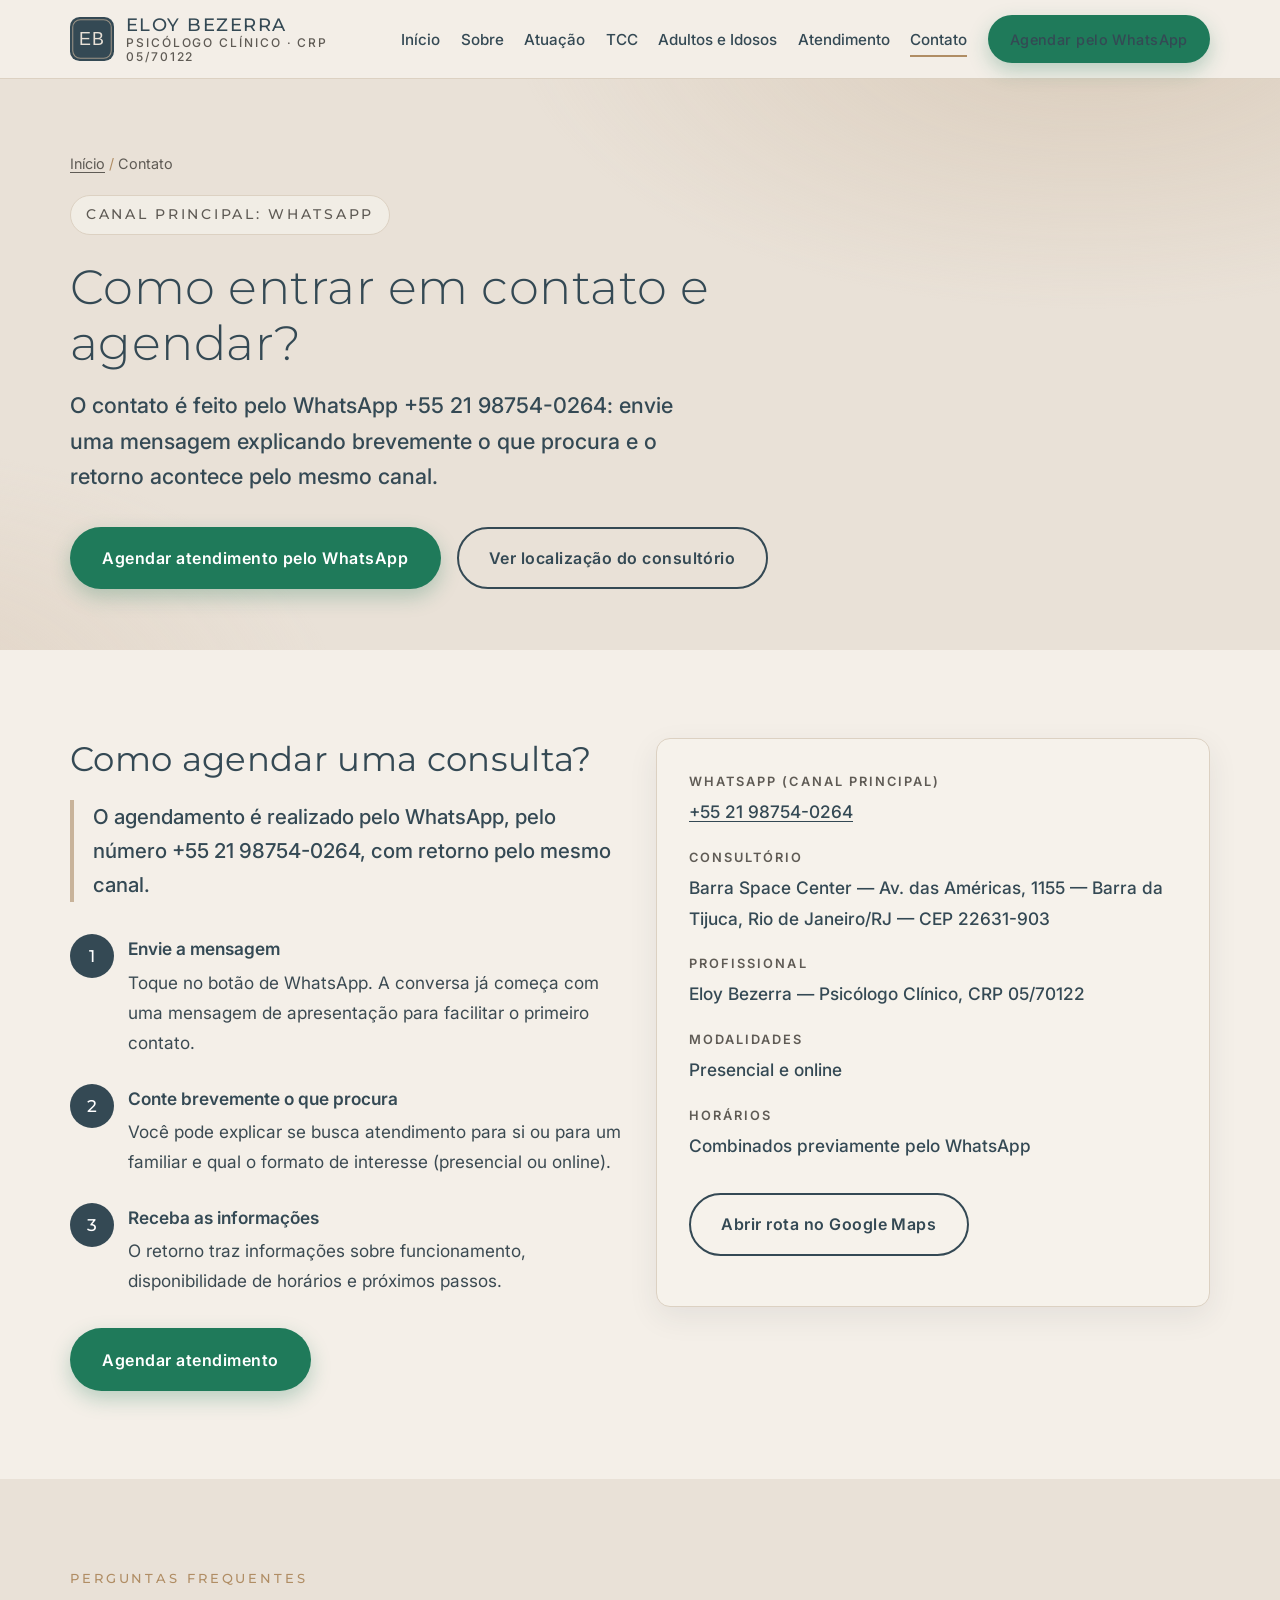
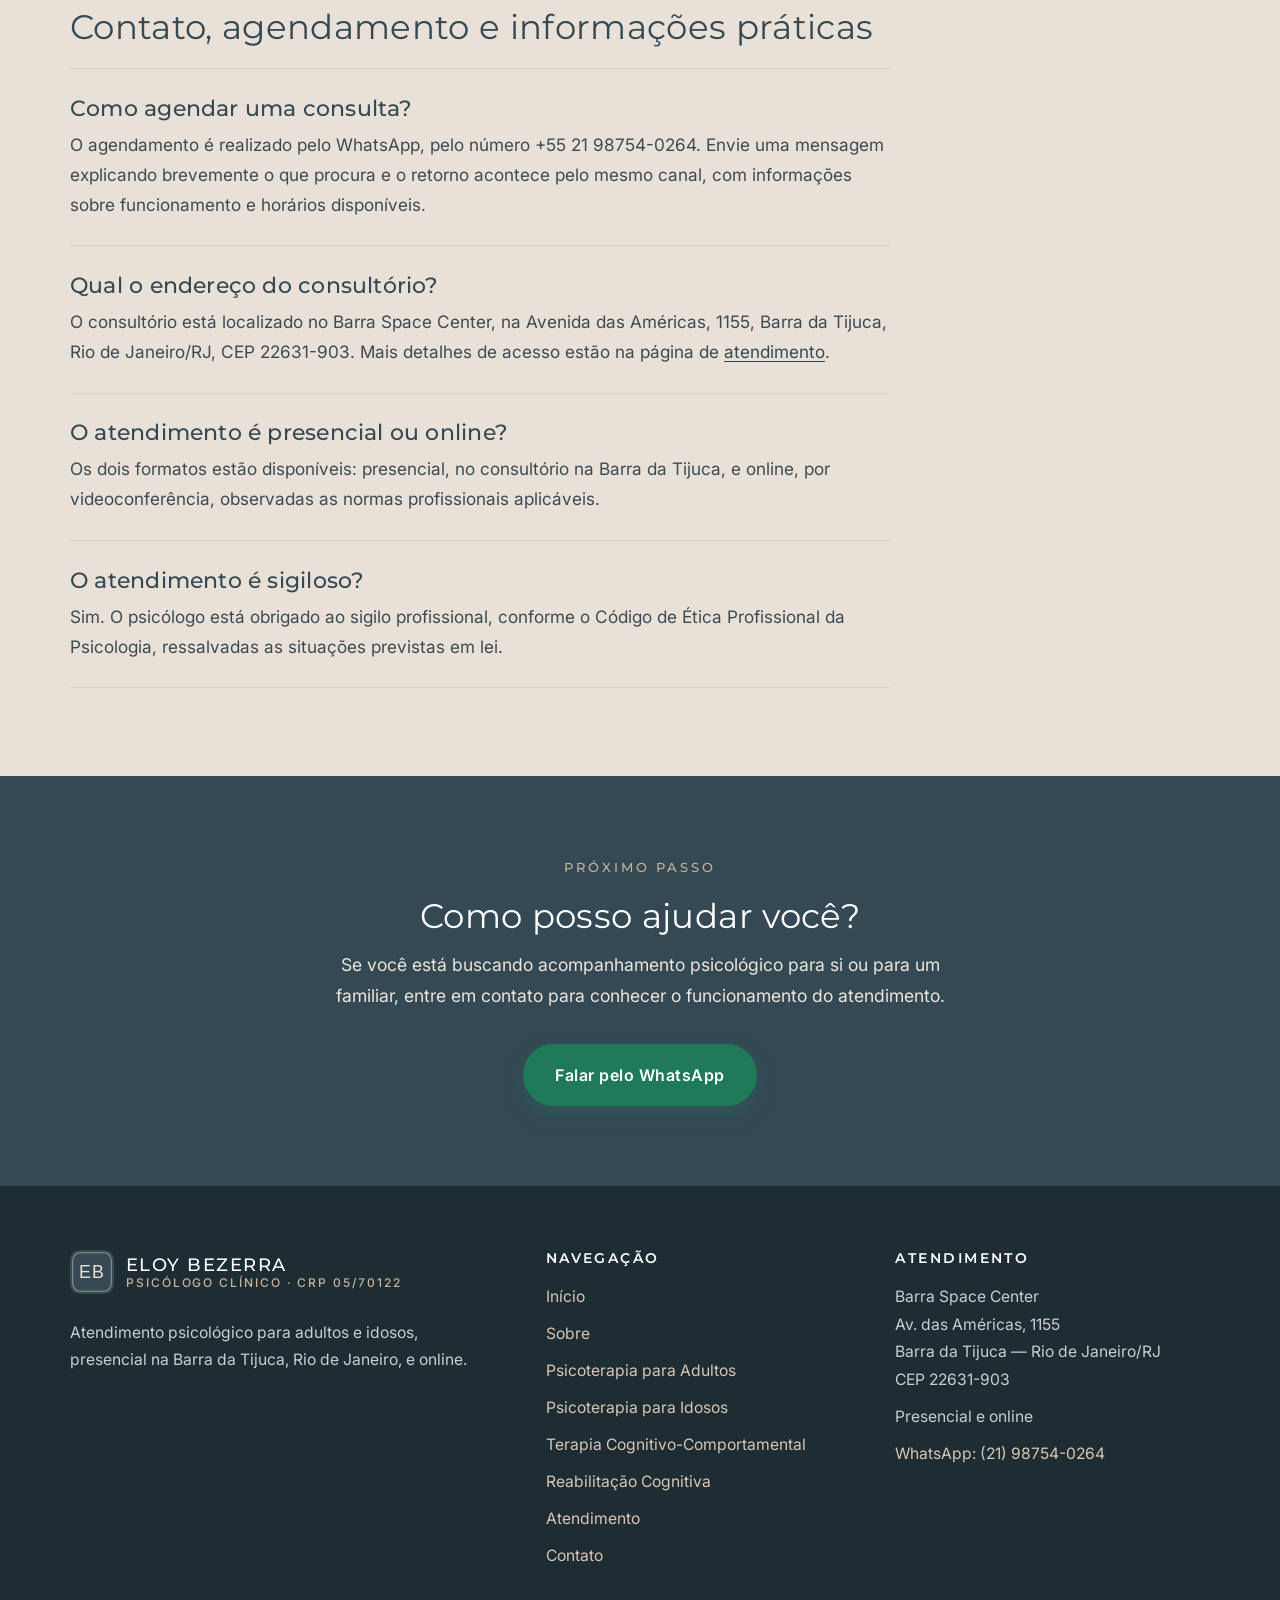
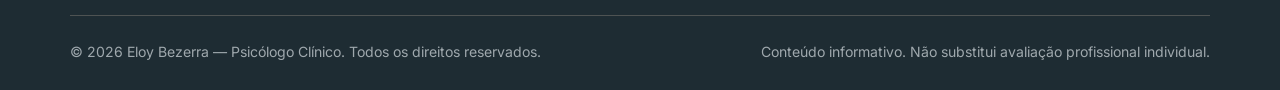
<file: contato/index.html>
<!DOCTYPE html>
<html lang="pt-BR">
<head>
  <meta charset="UTF-8">
  <meta name="viewport" content="width=device-width, initial-scale=1">
  <title>Contato e Agendamento | Eloy Bezerra — Psicólogo Clínico</title>
  <meta name="description" content="Como agendar uma consulta com Eloy Bezerra, psicólogo clínico, CRP 05/70122: contato pelo WhatsApp (21) 98754-0264. Atendimento presencial na Barra da Tijuca e online.">
  <link rel="canonical" href="https://eloybezerra.com.br/contato">
  <meta property="og:type" content="website">
  <meta property="og:locale" content="pt_BR">
  <meta property="og:site_name" content="Eloy Bezerra">
  <meta property="og:title" content="Contato e Agendamento | Eloy Bezerra — Psicólogo Clínico">
  <meta property="og:description" content="Como agendar uma consulta com Eloy Bezerra, psicólogo clínico, CRP 05/70122: contato pelo WhatsApp (21) 98754-0264. Atendimento presencial na Barra da Tijuca e online.">
  <meta property="og:url" content="https://eloybezerra.com.br/contato">
  <meta name="theme-color" content="#344954">
  <link rel="icon" href="/assets/img/favicon.svg" type="image/svg+xml">
  <link rel="describedby" href="/llms.txt" type="text/markdown">
  <link rel="preconnect" href="https://fonts.googleapis.com">
  <link rel="preconnect" href="https://fonts.gstatic.com" crossorigin>
  <link href="https://fonts.googleapis.com/css2?family=Inter:wght@400;500;600&family=Montserrat:wght@300;400;500&display=swap" rel="stylesheet">
  <link rel="stylesheet" href="/assets/css/style.css">
  <script type="application/ld+json">
  {
    "@context": "https://schema.org",
    "@graph": [
      {
        "@type": "WebPage",
        "@id": "https://eloybezerra.com.br/contato#pagina",
        "url": "https://eloybezerra.com.br/contato",
        "name": "Contato e agendamento",
        "inLanguage": "pt-BR",
        "isPartOf": { "@id": "https://eloybezerra.com.br/#website" },
        "about": { "@id": "https://eloybezerra.com.br/sobre#eloy" }
      },
      {
        "@type": "BreadcrumbList",
        "itemListElement": [
          { "@type": "ListItem", "position": 1, "name": "Início", "item": "https://eloybezerra.com.br/" },
          { "@type": "ListItem", "position": 2, "name": "Contato", "item": "https://eloybezerra.com.br/contato" }
        ]
      },
      {
        "@type": "FAQPage",
        "mainEntity": [
          {
            "@type": "Question",
            "name": "Como agendar uma consulta?",
            "acceptedAnswer": {
              "@type": "Answer",
              "text": "O agendamento é realizado pelo WhatsApp, pelo número +55 21 98754-0264. Envie uma mensagem explicando brevemente o que procura e o retorno acontece pelo mesmo canal, com informações sobre funcionamento e horários disponíveis."
            }
          },
          {
            "@type": "Question",
            "name": "Qual o endereço do consultório?",
            "acceptedAnswer": {
              "@type": "Answer",
              "text": "O consultório está localizado no Barra Space Center, na Avenida das Américas, 1155, Barra da Tijuca, Rio de Janeiro/RJ, CEP 22631-903."
            }
          },
          {
            "@type": "Question",
            "name": "O atendimento é presencial ou online?",
            "acceptedAnswer": {
              "@type": "Answer",
              "text": "Os dois formatos estão disponíveis: presencial, no consultório na Barra da Tijuca, e online, por videoconferência, observadas as normas profissionais aplicáveis."
            }
          },
          {
            "@type": "Question",
            "name": "O atendimento é sigiloso?",
            "acceptedAnswer": {
              "@type": "Answer",
              "text": "Sim. O psicólogo está obrigado ao sigilo profissional, conforme o Código de Ética Profissional da Psicologia, ressalvadas as situações previstas em lei."
            }
          }
        ]
      }
    ]
  }
  </script>
</head>
<body>
  <a class="pular-conteudo" href="#conteudo">Pular para o conteúdo</a>

  <header class="cabecalho">
    <div class="container cabecalho__interno">
      <a class="marca" href="/">
        <img src="/assets/img/logo.svg" alt="Logotipo de Eloy Bezerra, psicólogo clínico" width="44" height="44">
        <span class="marca__textos">
          <span class="marca__nome">Eloy Bezerra</span>
          <span class="marca__cargo">Psicólogo Clínico · CRP 05/70122</span>
        </span>
      </a>

      <nav class="nav-desktop" aria-label="Navegação principal">
        <ul>
          <li><a href="/">Início</a></li>
          <li><a href="/sobre">Sobre</a></li>
          <li><a href="/#como-posso-ajudar">Atuação</a></li>
          <li><a href="/terapia-cognitivo-comportamental">TCC</a></li>
          <li><a href="/psicoterapia-adultos">Adultos e Idosos</a></li>
          <li><a href="/atendimento">Atendimento</a></li>
          <li><a href="/contato" aria-current="page">Contato</a></li>
          <li><a class="btn btn--whatsapp" href="https://wa.me/5521987540264?text=Ol%C3%A1%2C%20Eloy.%20Encontrei%20seu%20site%20e%20gostaria%20de%20obter%20informa%C3%A7%C3%B5es%20sobre%20o%20atendimento%20psicol%C3%B3gico.">Agendar pelo WhatsApp</a></li>
        </ul>
      </nav>

      <button class="menu-botao" id="menu-botao" type="button" aria-expanded="false" aria-controls="nav-mobile" aria-label="Abrir menu de navegação">
        <span></span><span></span><span></span>
      </button>
    </div>

    <nav class="nav-mobile" id="nav-mobile" data-aberto="false" aria-label="Navegação principal">
      <div class="container">
        <ul>
          <li><a href="/">Início</a></li>
          <li><a href="/sobre">Sobre</a></li>
          <li><a href="/#como-posso-ajudar">Atuação</a></li>
          <li><a href="/terapia-cognitivo-comportamental">Terapia Cognitivo-Comportamental</a></li>
          <li><a href="/psicoterapia-adultos">Psicoterapia para Adultos</a></li>
          <li><a href="/psicoterapia-idosos">Psicoterapia para Idosos</a></li>
          <li><a href="/reabilitacao-cognitiva">Reabilitação Cognitiva</a></li>
          <li><a href="/atendimento">Atendimento</a></li>
          <li><a href="/contato" aria-current="page">Contato</a></li>
        </ul>
        <a class="btn btn--whatsapp" href="https://wa.me/5521987540264?text=Ol%C3%A1%2C%20Eloy.%20Encontrei%20seu%20site%20e%20gostaria%20de%20obter%20informa%C3%A7%C3%B5es%20sobre%20o%20atendimento%20psicol%C3%B3gico.">Agendar pelo WhatsApp</a>
      </div>
    </nav>
  </header>

  <main id="conteudo">

    <section class="hero hero--interno">
      <div class="container">
        <div class="hero__conteudo">
          <p class="trilha"><a href="/">Início</a> <span>/</span> Contato</p>
          <span class="hero__crp">Canal principal: WhatsApp</span>
          <h1>Como entrar em contato e agendar?</h1>
          <p class="hero__resposta">O contato é feito pelo WhatsApp +55 21 98754-0264: envie uma mensagem explicando brevemente o que procura e o retorno acontece pelo mesmo canal.</p>
          <div class="hero__acoes">
            <a class="btn btn--whatsapp" href="https://wa.me/5521987540264?text=Ol%C3%A1%2C%20Eloy.%20Encontrei%20seu%20site%20e%20gostaria%20de%20obter%20informa%C3%A7%C3%B5es%20sobre%20o%20atendimento%20psicol%C3%B3gico.">Agendar atendimento pelo WhatsApp</a>
            <a class="btn btn--contorno" href="/atendimento">Ver localização do consultório</a>
          </div>
        </div>
      </div>
    </section>

    <section class="secao secao--clara">
      <div class="container grade-2">
        <div class="conteudo-resposta">
          <h2>Como agendar uma consulta?</h2>
          <p class="resposta linha-resposta">O agendamento é realizado pelo WhatsApp, pelo número +55 21 98754-0264, com retorno pelo mesmo canal.</p>

          <ol class="passos">
            <li>
              <strong>Envie a mensagem</strong>
              Toque no botão de WhatsApp. A conversa já começa com uma mensagem de apresentação para facilitar o primeiro contato.
            </li>
            <li>
              <strong>Conte brevemente o que procura</strong>
              Você pode explicar se busca atendimento para si ou para um familiar e qual o formato de interesse (presencial ou online).
            </li>
            <li>
              <strong>Receba as informações</strong>
              O retorno traz informações sobre funcionamento, disponibilidade de horários e próximos passos.
            </li>
          </ol>

          <a class="btn btn--whatsapp" href="https://wa.me/5521987540264?text=Ol%C3%A1%2C%20Eloy.%20Encontrei%20seu%20site%20e%20gostaria%20de%20obter%20informa%C3%A7%C3%B5es%20sobre%20o%20atendimento%20psicol%C3%B3gico.">Agendar atendimento</a>
        </div>

        <div class="credenciais">
          <dl>
            <dt>WhatsApp (canal principal)</dt>
            <dd><a href="https://wa.me/5521987540264?text=Ol%C3%A1%2C%20Eloy.%20Encontrei%20seu%20site%20e%20gostaria%20de%20obter%20informa%C3%A7%C3%B5es%20sobre%20o%20atendimento%20psicol%C3%B3gico.">+55 21 98754-0264</a></dd>
            <dt>Consultório</dt>
            <dd>Barra Space Center — Av. das Américas, 1155 — Barra da Tijuca, Rio de Janeiro/RJ — CEP 22631-903</dd>
            <dt>Profissional</dt>
            <dd>Eloy Bezerra — Psicólogo Clínico, CRP 05/70122</dd>
            <dt>Modalidades</dt>
            <dd>Presencial e online</dd>
            <dt>Horários</dt>
            <dd>Combinados previamente pelo WhatsApp</dd>
          </dl>
          <p class="mt-2">
            <a class="btn btn--contorno" href="https://www.google.com/maps/dir/?api=1&amp;destination=Barra+Space+Center,+Av.+das+Am%C3%A9ricas+1155,+Barra+da+Tijuca,+Rio+de+Janeiro+RJ" target="_blank" rel="noopener">Abrir rota no Google Maps</a>
          </p>
        </div>
      </div>
    </section>

    <section class="secao" id="perguntas-frequentes">
      <div class="container">
        <span class="rotulo">Perguntas frequentes</span>
        <h2>Contato, agendamento e informações práticas</h2>

        <div class="faq">
          <div class="faq__item">
            <h3>Como agendar uma consulta?</h3>
            <p>O agendamento é realizado pelo WhatsApp, pelo número +55 21 98754-0264. Envie uma mensagem explicando brevemente o que procura e o retorno acontece pelo mesmo canal, com informações sobre funcionamento e horários disponíveis.</p>
          </div>
          <div class="faq__item">
            <h3>Qual o endereço do consultório?</h3>
            <p>O consultório está localizado no Barra Space Center, na Avenida das Américas, 1155, Barra da Tijuca, Rio de Janeiro/RJ, CEP 22631-903. Mais detalhes de acesso estão na página de <a href="/atendimento">atendimento</a>.</p>
          </div>
          <div class="faq__item">
            <h3>O atendimento é presencial ou online?</h3>
            <p>Os dois formatos estão disponíveis: presencial, no consultório na Barra da Tijuca, e online, por videoconferência, observadas as normas profissionais aplicáveis.</p>
          </div>
          <div class="faq__item">
            <h3>O atendimento é sigiloso?</h3>
            <p>Sim. O psicólogo está obrigado ao sigilo profissional, conforme o Código de Ética Profissional da Psicologia, ressalvadas as situações previstas em lei.</p>
          </div>
        </div>
      </div>
    </section>

    <section class="cta-final">
      <div class="container">
        <span class="rotulo">Próximo passo</span>
        <h2>Como posso ajudar você?</h2>
        <p>Se você está buscando acompanhamento psicológico para si ou para um familiar, entre em contato para conhecer o funcionamento do atendimento.</p>
        <a class="btn btn--whatsapp" href="https://wa.me/5521987540264?text=Ol%C3%A1%2C%20Eloy.%20Encontrei%20seu%20site%20e%20gostaria%20de%20obter%20informa%C3%A7%C3%B5es%20sobre%20o%20atendimento%20psicol%C3%B3gico.">Falar pelo WhatsApp</a>
      </div>
    </section>

  </main>

  <footer class="rodape">
    <div class="container">
      <div class="rodape__grade">
        <div>
          <a class="marca" href="/">
            <img src="/assets/img/logo.svg" alt="Logotipo de Eloy Bezerra, psicólogo clínico" width="44" height="44">
            <span class="marca__textos">
              <span class="marca__nome">Eloy Bezerra</span>
              <span class="marca__cargo">Psicólogo Clínico · CRP 05/70122</span>
            </span>
          </a>
          <p class="rodape__texto">Atendimento psicológico para adultos e idosos, presencial na Barra da Tijuca, Rio de Janeiro, e online.</p>
        </div>
        <div>
          <h2>Navegação</h2>
          <ul>
            <li><a href="/">Início</a></li>
            <li><a href="/sobre">Sobre</a></li>
            <li><a href="/psicoterapia-adultos">Psicoterapia para Adultos</a></li>
            <li><a href="/psicoterapia-idosos">Psicoterapia para Idosos</a></li>
            <li><a href="/terapia-cognitivo-comportamental">Terapia Cognitivo-Comportamental</a></li>
            <li><a href="/reabilitacao-cognitiva">Reabilitação Cognitiva</a></li>
            <li><a href="/atendimento">Atendimento</a></li>
            <li><a href="/contato">Contato</a></li>
          </ul>
        </div>
        <div>
          <h2>Atendimento</h2>
          <ul>
            <li>Barra Space Center<br>Av. das Américas, 1155<br>Barra da Tijuca — Rio de Janeiro/RJ<br>CEP 22631-903</li>
            <li>Presencial e online</li>
            <li><a href="https://wa.me/5521987540264?text=Ol%C3%A1%2C%20Eloy.%20Encontrei%20seu%20site%20e%20gostaria%20de%20obter%20informa%C3%A7%C3%B5es%20sobre%20o%20atendimento%20psicol%C3%B3gico.">WhatsApp: (21) 98754-0264</a></li>
          </ul>
        </div>
      </div>
      <div class="rodape__base">
        <p>© <span id="ano-atual">2026</span> Eloy Bezerra — Psicólogo Clínico. Todos os direitos reservados.</p>
        <p>Conteúdo informativo. Não substitui avaliação profissional individual.</p>
      </div>
    </div>
  </footer>

  <a class="btn btn--whatsapp whatsapp-flutuante visivel-somente-mobile" href="https://wa.me/5521987540264?text=Ol%C3%A1%2C%20Eloy.%20Encontrei%20seu%20site%20e%20gostaria%20de%20obter%20informa%C3%A7%C3%B5es%20sobre%20o%20atendimento%20psicol%C3%B3gico.">Agendar atendimento pelo WhatsApp</a>

  <script src="/assets/js/main.js" defer></script>
</body>
</html>
</file>
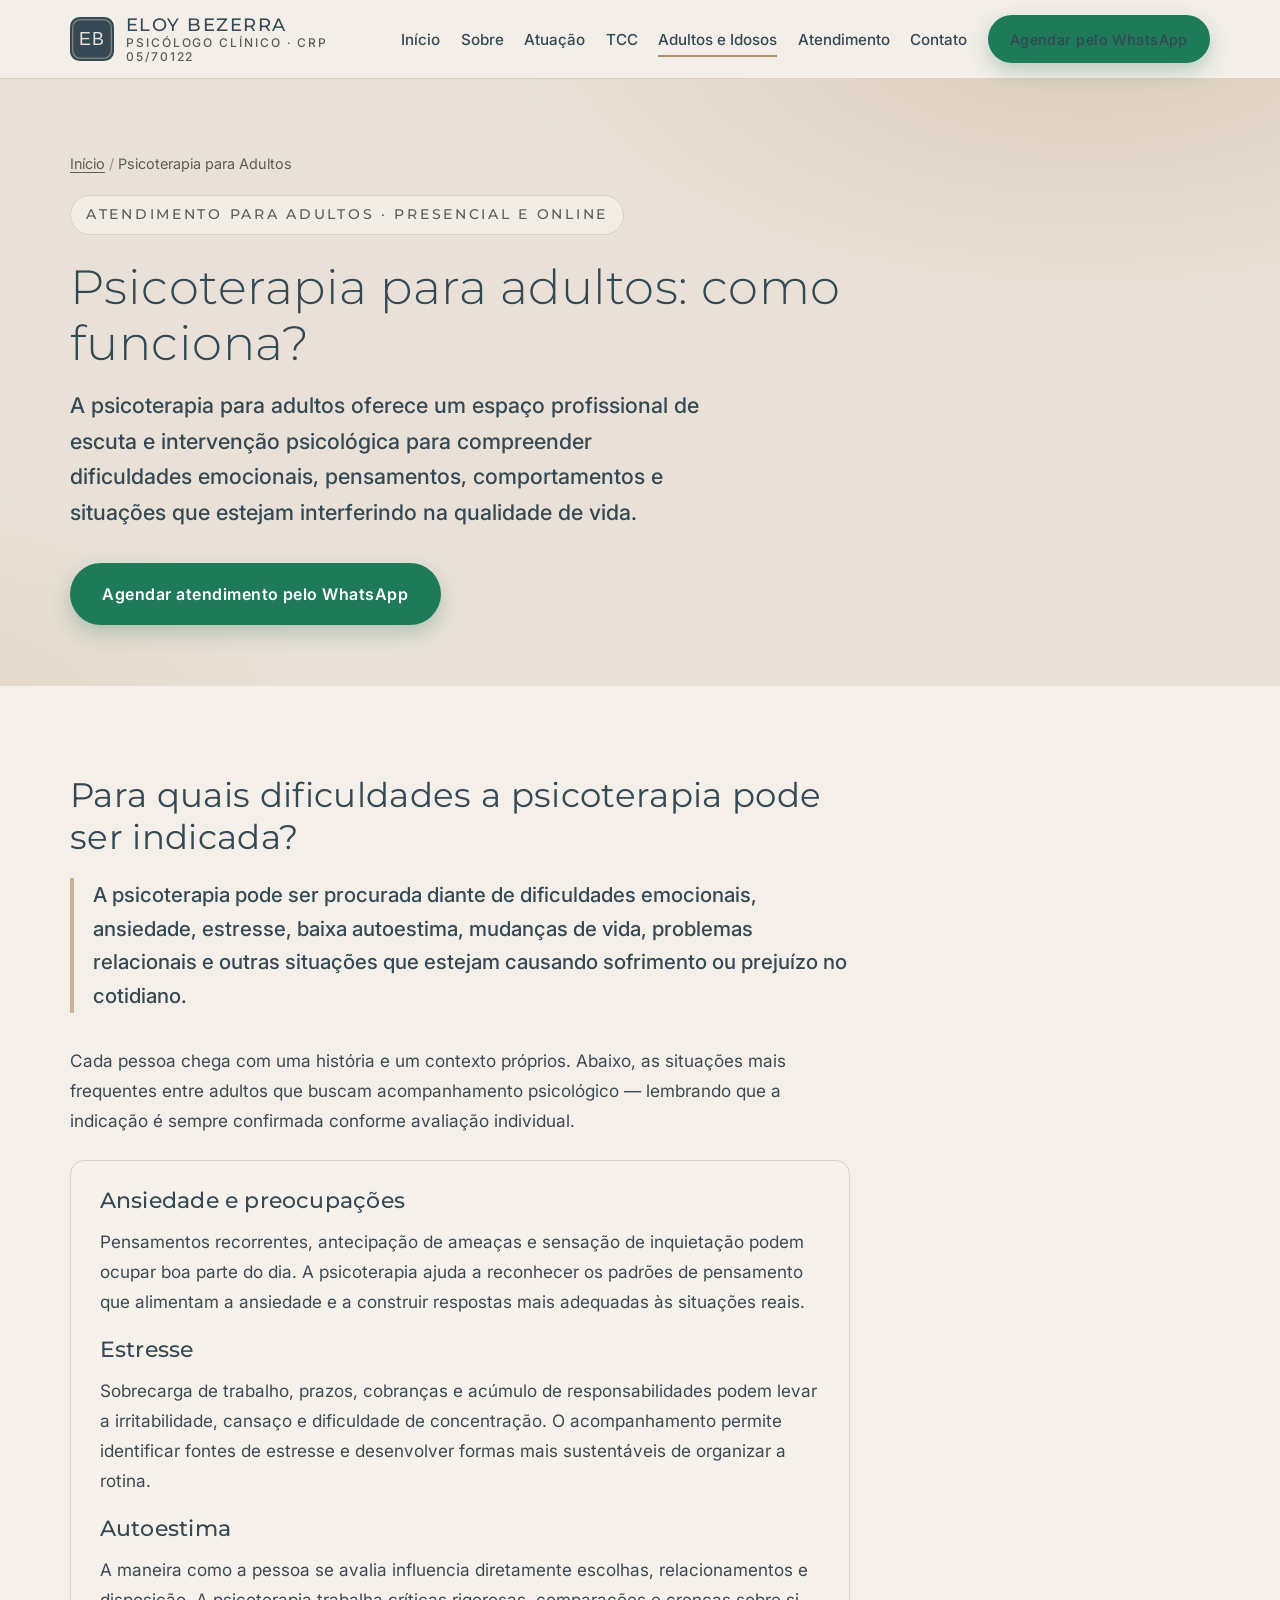
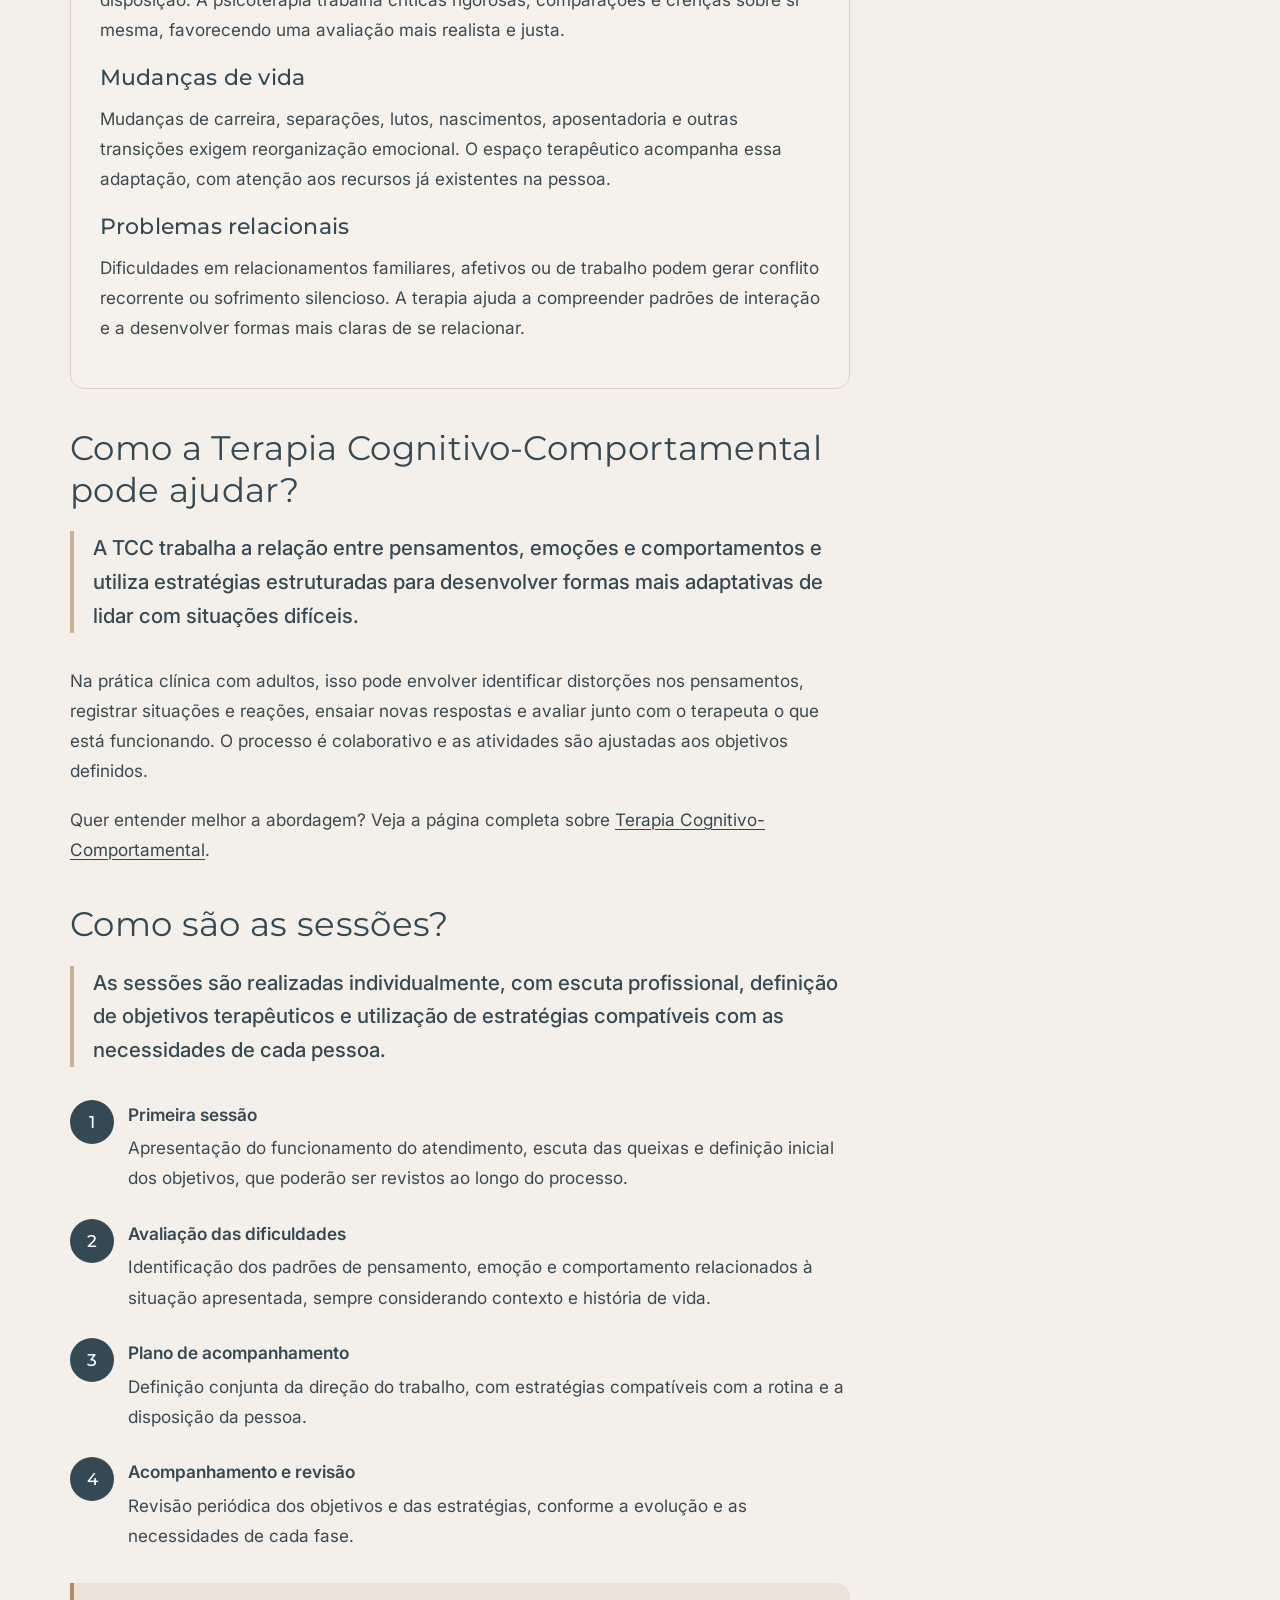
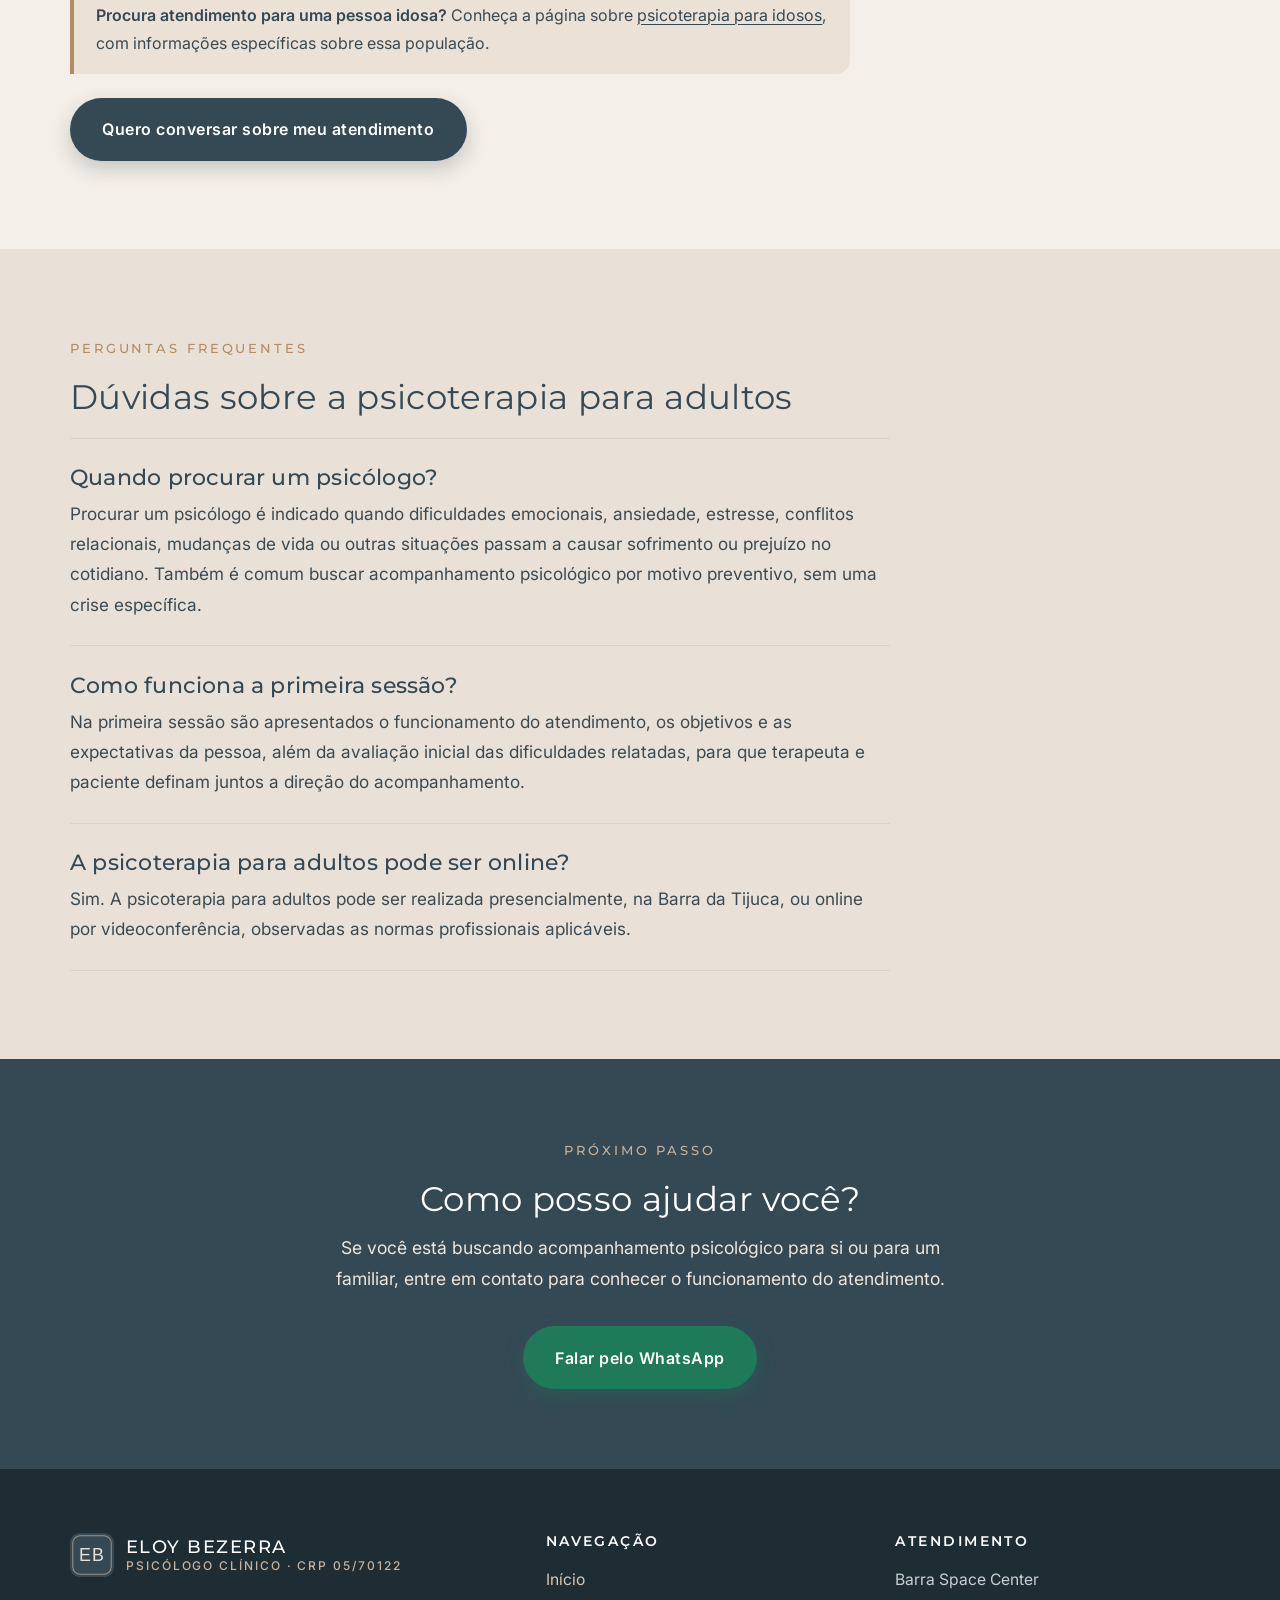
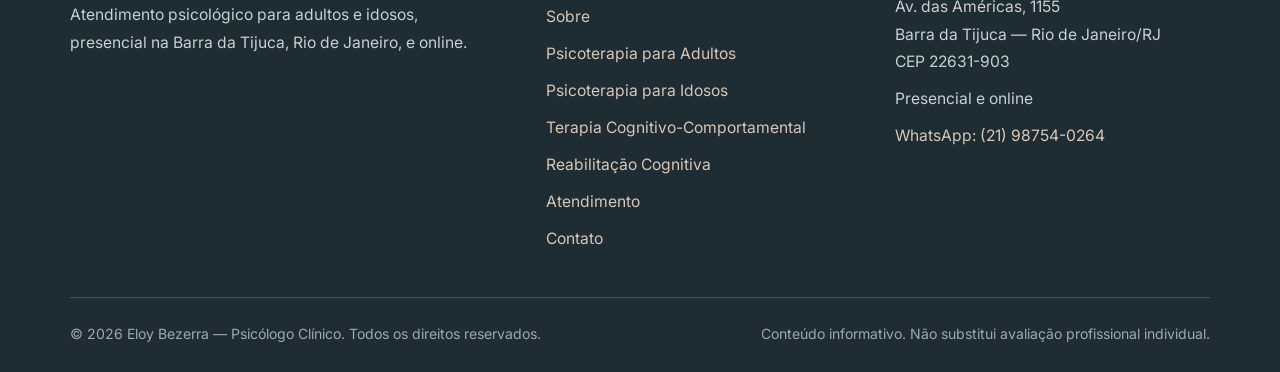
<file: psicoterapia-adultos/index.html>
<!DOCTYPE html>
<html lang="pt-BR">
<head>
  <meta charset="UTF-8">
  <meta name="viewport" content="width=device-width, initial-scale=1">
  <title>Psicoterapia para Adultos: como funciona | Eloy Bezerra</title>
  <meta name="description" content="Psicoterapia para adultos com Eloy Bezerra, psicólogo clínico na Barra da Tijuca. Escuta profissional para ansiedade, estresse, autoestima e mudanças de vida, presencial e online.">
  <link rel="canonical" href="https://eloybezerra.com.br/psicoterapia-adultos">
  <meta property="og:type" content="website">
  <meta property="og:locale" content="pt_BR">
  <meta property="og:site_name" content="Eloy Bezerra">
  <meta property="og:title" content="Psicoterapia para Adultos: como funciona | Eloy Bezerra">
  <meta property="og:description" content="Psicoterapia para adultos com Eloy Bezerra, psicólogo clínico na Barra da Tijuca. Escuta profissional para ansiedade, estresse, autoestima e mudanças de vida, presencial e online.">
  <meta property="og:url" content="https://eloybezerra.com.br/psicoterapia-adultos">
  <meta name="theme-color" content="#344954">
  <link rel="icon" href="/assets/img/favicon.svg" type="image/svg+xml">
  <link rel="describedby" href="/llms.txt" type="text/markdown">
  <link rel="preconnect" href="https://fonts.googleapis.com">
  <link rel="preconnect" href="https://fonts.gstatic.com" crossorigin>
  <link href="https://fonts.googleapis.com/css2?family=Inter:wght@400;500;600&family=Montserrat:wght@300;400;500&display=swap" rel="stylesheet">
  <link rel="stylesheet" href="/assets/css/style.css">
  <script type="application/ld+json">
  {
    "@context": "https://schema.org",
    "@graph": [
      {
        "@type": "WebPage",
        "@id": "https://eloybezerra.com.br/psicoterapia-adultos#pagina",
        "url": "https://eloybezerra.com.br/psicoterapia-adultos",
        "name": "Psicoterapia para adultos: como funciona",
        "inLanguage": "pt-BR",
        "isPartOf": { "@id": "https://eloybezerra.com.br/#website" },
        "about": { "@id": "https://eloybezerra.com.br/sobre#eloy" }
      },
      {
        "@type": "BreadcrumbList",
        "itemListElement": [
          { "@type": "ListItem", "position": 1, "name": "Início", "item": "https://eloybezerra.com.br/" },
          { "@type": "ListItem", "position": 2, "name": "Psicoterapia para Adultos", "item": "https://eloybezerra.com.br/psicoterapia-adultos" }
        ]
      },
      {
        "@type": "FAQPage",
        "mainEntity": [
          {
            "@type": "Question",
            "name": "Quando procurar um psicólogo?",
            "acceptedAnswer": {
              "@type": "Answer",
              "text": "Procurar um psicólogo é indicado quando dificuldades emocionais, ansiedade, estresse, conflitos relacionais, mudanças de vida ou outras situações passam a causar sofrimento ou prejuízo no cotidiano. Também é comum buscar acompanhamento psicológico por motivo preventivo, sem uma crise específica."
            }
          },
          {
            "@type": "Question",
            "name": "Como funciona a primeira sessão?",
            "acceptedAnswer": {
              "@type": "Answer",
              "text": "Na primeira sessão são apresentados o funcionamento do atendimento, os objetivos e as expectativas da pessoa, além da avaliação inicial das dificuldades relatadas, para que terapeuta e paciente definam juntos a direção do acompanhamento."
            }
          },
          {
            "@type": "Question",
            "name": "A psicoterapia para adultos pode ser online?",
            "acceptedAnswer": {
              "@type": "Answer",
              "text": "Sim. A psicoterapia para adultos pode ser realizada presencialmente, na Barra da Tijuca, ou online por videoconferência, observadas as normas profissionais aplicáveis."
            }
          }
        ]
      }
    ]
  }
  </script>
</head>
<body>
  <a class="pular-conteudo" href="#conteudo">Pular para o conteúdo</a>

  <header class="cabecalho">
    <div class="container cabecalho__interno">
      <a class="marca" href="/">
        <img src="/assets/img/logo.svg" alt="Logotipo de Eloy Bezerra, psicólogo clínico" width="44" height="44">
        <span class="marca__textos">
          <span class="marca__nome">Eloy Bezerra</span>
          <span class="marca__cargo">Psicólogo Clínico · CRP 05/70122</span>
        </span>
      </a>

      <nav class="nav-desktop" aria-label="Navegação principal">
        <ul>
          <li><a href="/">Início</a></li>
          <li><a href="/sobre">Sobre</a></li>
          <li><a href="/#como-posso-ajudar">Atuação</a></li>
          <li><a href="/terapia-cognitivo-comportamental">TCC</a></li>
          <li><a href="/psicoterapia-adultos" aria-current="page">Adultos e Idosos</a></li>
          <li><a href="/atendimento">Atendimento</a></li>
          <li><a href="/contato">Contato</a></li>
          <li><a class="btn btn--whatsapp" href="https://wa.me/5521987540264?text=Ol%C3%A1%2C%20Eloy.%20Encontrei%20seu%20site%20e%20gostaria%20de%20obter%20informa%C3%A7%C3%B5es%20sobre%20o%20atendimento%20psicol%C3%B3gico.">Agendar pelo WhatsApp</a></li>
        </ul>
      </nav>

      <button class="menu-botao" id="menu-botao" type="button" aria-expanded="false" aria-controls="nav-mobile" aria-label="Abrir menu de navegação">
        <span></span><span></span><span></span>
      </button>
    </div>

    <nav class="nav-mobile" id="nav-mobile" data-aberto="false" aria-label="Navegação principal">
      <div class="container">
        <ul>
          <li><a href="/">Início</a></li>
          <li><a href="/sobre">Sobre</a></li>
          <li><a href="/#como-posso-ajudar">Atuação</a></li>
          <li><a href="/terapia-cognitivo-comportamental">Terapia Cognitivo-Comportamental</a></li>
          <li><a href="/psicoterapia-adultos" aria-current="page">Psicoterapia para Adultos</a></li>
          <li><a href="/psicoterapia-idosos">Psicoterapia para Idosos</a></li>
          <li><a href="/reabilitacao-cognitiva">Reabilitação Cognitiva</a></li>
          <li><a href="/atendimento">Atendimento</a></li>
          <li><a href="/contato">Contato</a></li>
        </ul>
        <a class="btn btn--whatsapp" href="https://wa.me/5521987540264?text=Ol%C3%A1%2C%20Eloy.%20Encontrei%20seu%20site%20e%20gostaria%20de%20obter%20informa%C3%A7%C3%B5es%20sobre%20o%20atendimento%20psicol%C3%B3gico.">Agendar pelo WhatsApp</a>
      </div>
    </nav>
  </header>

  <main id="conteudo">

    <section class="hero hero--interno">
      <div class="container">
        <div class="hero__conteudo">
          <p class="trilha"><a href="/">Início</a> <span>/</span> Psicoterapia para Adultos</p>
          <span class="hero__crp">Atendimento para adultos · Presencial e online</span>
          <h1>Psicoterapia para adultos: como funciona?</h1>
          <p class="hero__resposta">A psicoterapia para adultos oferece um espaço profissional de escuta e intervenção psicológica para compreender dificuldades emocionais, pensamentos, comportamentos e situações que estejam interferindo na qualidade de vida.</p>
          <div class="hero__acoes">
            <a class="btn btn--whatsapp" href="https://wa.me/5521987540264?text=Ol%C3%A1%2C%20Eloy.%20Encontrei%20seu%20site%20e%20gostaria%20de%20obter%20informa%C3%A7%C3%B5es%20sobre%20o%20atendimento%20psicol%C3%B3gico.">Agendar atendimento pelo WhatsApp</a>
          </div>
        </div>
      </div>
    </section>

    <section class="secao secao--clara">
      <div class="container">
        <div class="conteudo-resposta">
          <h2>Para quais dificuldades a psicoterapia pode ser indicada?</h2>
          <p class="resposta linha-resposta">A psicoterapia pode ser procurada diante de dificuldades emocionais, ansiedade, estresse, baixa autoestima, mudanças de vida, problemas relacionais e outras situações que estejam causando sofrimento ou prejuízo no cotidiano.</p>
          <p>Cada pessoa chega com uma história e um contexto próprios. Abaixo, as situações mais frequentes entre adultos que buscam acompanhamento psicológico — lembrando que a indicação é sempre confirmada conforme avaliação individual.</p>

          <div class="bloco-lista">
            <h3>Ansiedade e preocupações</h3>
            <p>Pensamentos recorrentes, antecipação de ameaças e sensação de inquietação podem ocupar boa parte do dia. A psicoterapia ajuda a reconhecer os padrões de pensamento que alimentam a ansiedade e a construir respostas mais adequadas às situações reais.</p>

            <h3>Estresse</h3>
            <p>Sobrecarga de trabalho, prazos, cobranças e acúmulo de responsabilidades podem levar a irritabilidade, cansaço e dificuldade de concentração. O acompanhamento permite identificar fontes de estresse e desenvolver formas mais sustentáveis de organizar a rotina.</p>

            <h3>Autoestima</h3>
            <p>A maneira como a pessoa se avalia influencia diretamente escolhas, relacionamentos e disposição. A psicoterapia trabalha críticas rigorosas, comparações e crenças sobre si mesma, favorecendo uma avaliação mais realista e justa.</p>

            <h3>Mudanças de vida</h3>
            <p>Mudanças de carreira, separações, lutos, nascimentos, aposentadoria e outras transições exigem reorganização emocional. O espaço terapêutico acompanha essa adaptação, com atenção aos recursos já existentes na pessoa.</p>

            <h3>Problemas relacionais</h3>
            <p>Dificuldades em relacionamentos familiares, afetivos ou de trabalho podem gerar conflito recorrente ou sofrimento silencioso. A terapia ajuda a compreender padrões de interação e a desenvolver formas mais claras de se relacionar.</p>
          </div>

          <h2>Como a Terapia Cognitivo-Comportamental pode ajudar?</h2>
          <p class="resposta linha-resposta">A TCC trabalha a relação entre pensamentos, emoções e comportamentos e utiliza estratégias estruturadas para desenvolver formas mais adaptativas de lidar com situações difíceis.</p>
          <p>Na prática clínica com adultos, isso pode envolver identificar distorções nos pensamentos, registrar situações e reações, ensaiar novas respostas e avaliar junto com o terapeuta o que está funcionando. O processo é colaborativo e as atividades são ajustadas aos objetivos definidos.</p>
          <p>Quer entender melhor a abordagem? Veja a página completa sobre <a href="/terapia-cognitivo-comportamental">Terapia Cognitivo-Comportamental</a>.</p>

          <h2>Como são as sessões?</h2>
          <p class="resposta linha-resposta">As sessões são realizadas individualmente, com escuta profissional, definição de objetivos terapêuticos e utilização de estratégias compatíveis com as necessidades de cada pessoa.</p>

          <ol class="passos">
            <li>
              <strong>Primeira sessão</strong>
              Apresentação do funcionamento do atendimento, escuta das queixas e definição inicial dos objetivos, que poderão ser revistos ao longo do processo.
            </li>
            <li>
              <strong>Avaliação das dificuldades</strong>
              Identificação dos padrões de pensamento, emoção e comportamento relacionados à situação apresentada, sempre considerando contexto e história de vida.
            </li>
            <li>
              <strong>Plano de acompanhamento</strong>
              Definição conjunta da direção do trabalho, com estratégias compatíveis com a rotina e a disposição da pessoa.
            </li>
            <li>
              <strong>Acompanhamento e revisão</strong>
              Revisão periódica dos objetivos e das estratégias, conforme a evolução e as necessidades de cada fase.
            </li>
          </ol>

          <div class="nota">
            <p><strong>Procura atendimento para uma pessoa idosa?</strong> Conheça a página sobre <a href="/psicoterapia-idosos">psicoterapia para idosos</a>, com informações específicas sobre essa população.</p>
          </div>

          <a class="btn btn--primario" href="https://wa.me/5521987540264?text=Ol%C3%A1%2C%20Eloy.%20Encontrei%20seu%20site%20e%20gostaria%20de%20obter%20informa%C3%A7%C3%B5es%20sobre%20o%20atendimento%20psicol%C3%B3gico.">Quero conversar sobre meu atendimento</a>
        </div>
      </div>
    </section>

    <section class="secao" id="perguntas-frequentes">
      <div class="container">
        <span class="rotulo">Perguntas frequentes</span>
        <h2>Dúvidas sobre a psicoterapia para adultos</h2>

        <div class="faq">
          <div class="faq__item">
            <h3>Quando procurar um psicólogo?</h3>
            <p>Procurar um psicólogo é indicado quando dificuldades emocionais, ansiedade, estresse, conflitos relacionais, mudanças de vida ou outras situações passam a causar sofrimento ou prejuízo no cotidiano. Também é comum buscar acompanhamento psicológico por motivo preventivo, sem uma crise específica.</p>
          </div>
          <div class="faq__item">
            <h3>Como funciona a primeira sessão?</h3>
            <p>Na primeira sessão são apresentados o funcionamento do atendimento, os objetivos e as expectativas da pessoa, além da avaliação inicial das dificuldades relatadas, para que terapeuta e paciente definam juntos a direção do acompanhamento.</p>
          </div>
          <div class="faq__item">
            <h3>A psicoterapia para adultos pode ser online?</h3>
            <p>Sim. A psicoterapia para adultos pode ser realizada presencialmente, na Barra da Tijuca, ou online por videoconferência, observadas as normas profissionais aplicáveis.</p>
          </div>
        </div>
      </div>
    </section>

    <section class="cta-final">
      <div class="container">
        <span class="rotulo">Próximo passo</span>
        <h2>Como posso ajudar você?</h2>
        <p>Se você está buscando acompanhamento psicológico para si ou para um familiar, entre em contato para conhecer o funcionamento do atendimento.</p>
        <a class="btn btn--whatsapp" href="https://wa.me/5521987540264?text=Ol%C3%A1%2C%20Eloy.%20Encontrei%20seu%20site%20e%20gostaria%20de%20obter%20informa%C3%A7%C3%B5es%20sobre%20o%20atendimento%20psicol%C3%B3gico.">Falar pelo WhatsApp</a>
      </div>
    </section>

  </main>

  <footer class="rodape">
    <div class="container">
      <div class="rodape__grade">
        <div>
          <a class="marca" href="/">
            <img src="/assets/img/logo.svg" alt="Logotipo de Eloy Bezerra, psicólogo clínico" width="44" height="44">
            <span class="marca__textos">
              <span class="marca__nome">Eloy Bezerra</span>
              <span class="marca__cargo">Psicólogo Clínico · CRP 05/70122</span>
            </span>
          </a>
          <p class="rodape__texto">Atendimento psicológico para adultos e idosos, presencial na Barra da Tijuca, Rio de Janeiro, e online.</p>
        </div>
        <div>
          <h2>Navegação</h2>
          <ul>
            <li><a href="/">Início</a></li>
            <li><a href="/sobre">Sobre</a></li>
            <li><a href="/psicoterapia-adultos">Psicoterapia para Adultos</a></li>
            <li><a href="/psicoterapia-idosos">Psicoterapia para Idosos</a></li>
            <li><a href="/terapia-cognitivo-comportamental">Terapia Cognitivo-Comportamental</a></li>
            <li><a href="/reabilitacao-cognitiva">Reabilitação Cognitiva</a></li>
            <li><a href="/atendimento">Atendimento</a></li>
            <li><a href="/contato">Contato</a></li>
          </ul>
        </div>
        <div>
          <h2>Atendimento</h2>
          <ul>
            <li>Barra Space Center<br>Av. das Américas, 1155<br>Barra da Tijuca — Rio de Janeiro/RJ<br>CEP 22631-903</li>
            <li>Presencial e online</li>
            <li><a href="https://wa.me/5521987540264?text=Ol%C3%A1%2C%20Eloy.%20Encontrei%20seu%20site%20e%20gostaria%20de%20obter%20informa%C3%A7%C3%B5es%20sobre%20o%20atendimento%20psicol%C3%B3gico.">WhatsApp: (21) 98754-0264</a></li>
          </ul>
        </div>
      </div>
      <div class="rodape__base">
        <p>© <span id="ano-atual">2026</span> Eloy Bezerra — Psicólogo Clínico. Todos os direitos reservados.</p>
        <p>Conteúdo informativo. Não substitui avaliação profissional individual.</p>
      </div>
    </div>
  </footer>

  <a class="btn btn--whatsapp whatsapp-flutuante visivel-somente-mobile" href="https://wa.me/5521987540264?text=Ol%C3%A1%2C%20Eloy.%20Encontrei%20seu%20site%20e%20gostaria%20de%20obter%20informa%C3%A7%C3%B5es%20sobre%20o%20atendimento%20psicol%C3%B3gico.">Agendar atendimento pelo WhatsApp</a>

  <script src="/assets/js/main.js" defer></script>
</body>
</html>
</file>
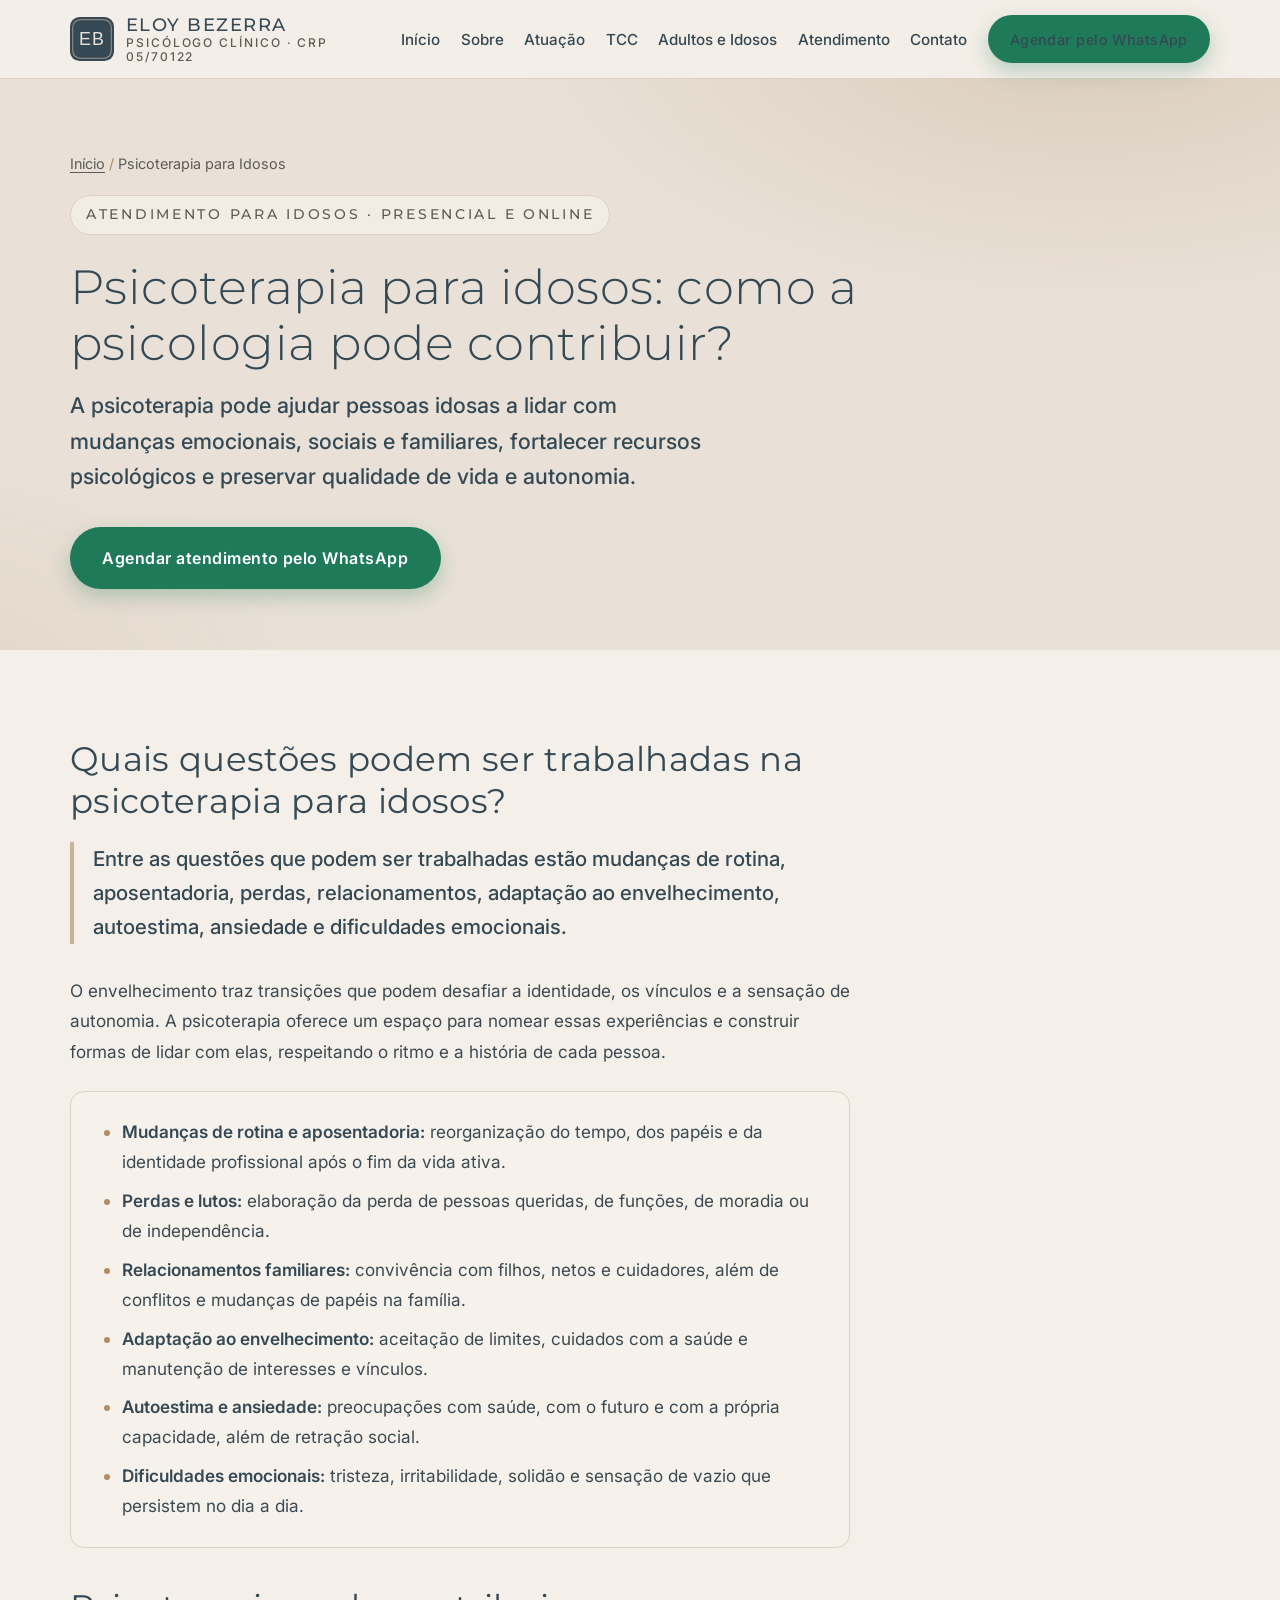
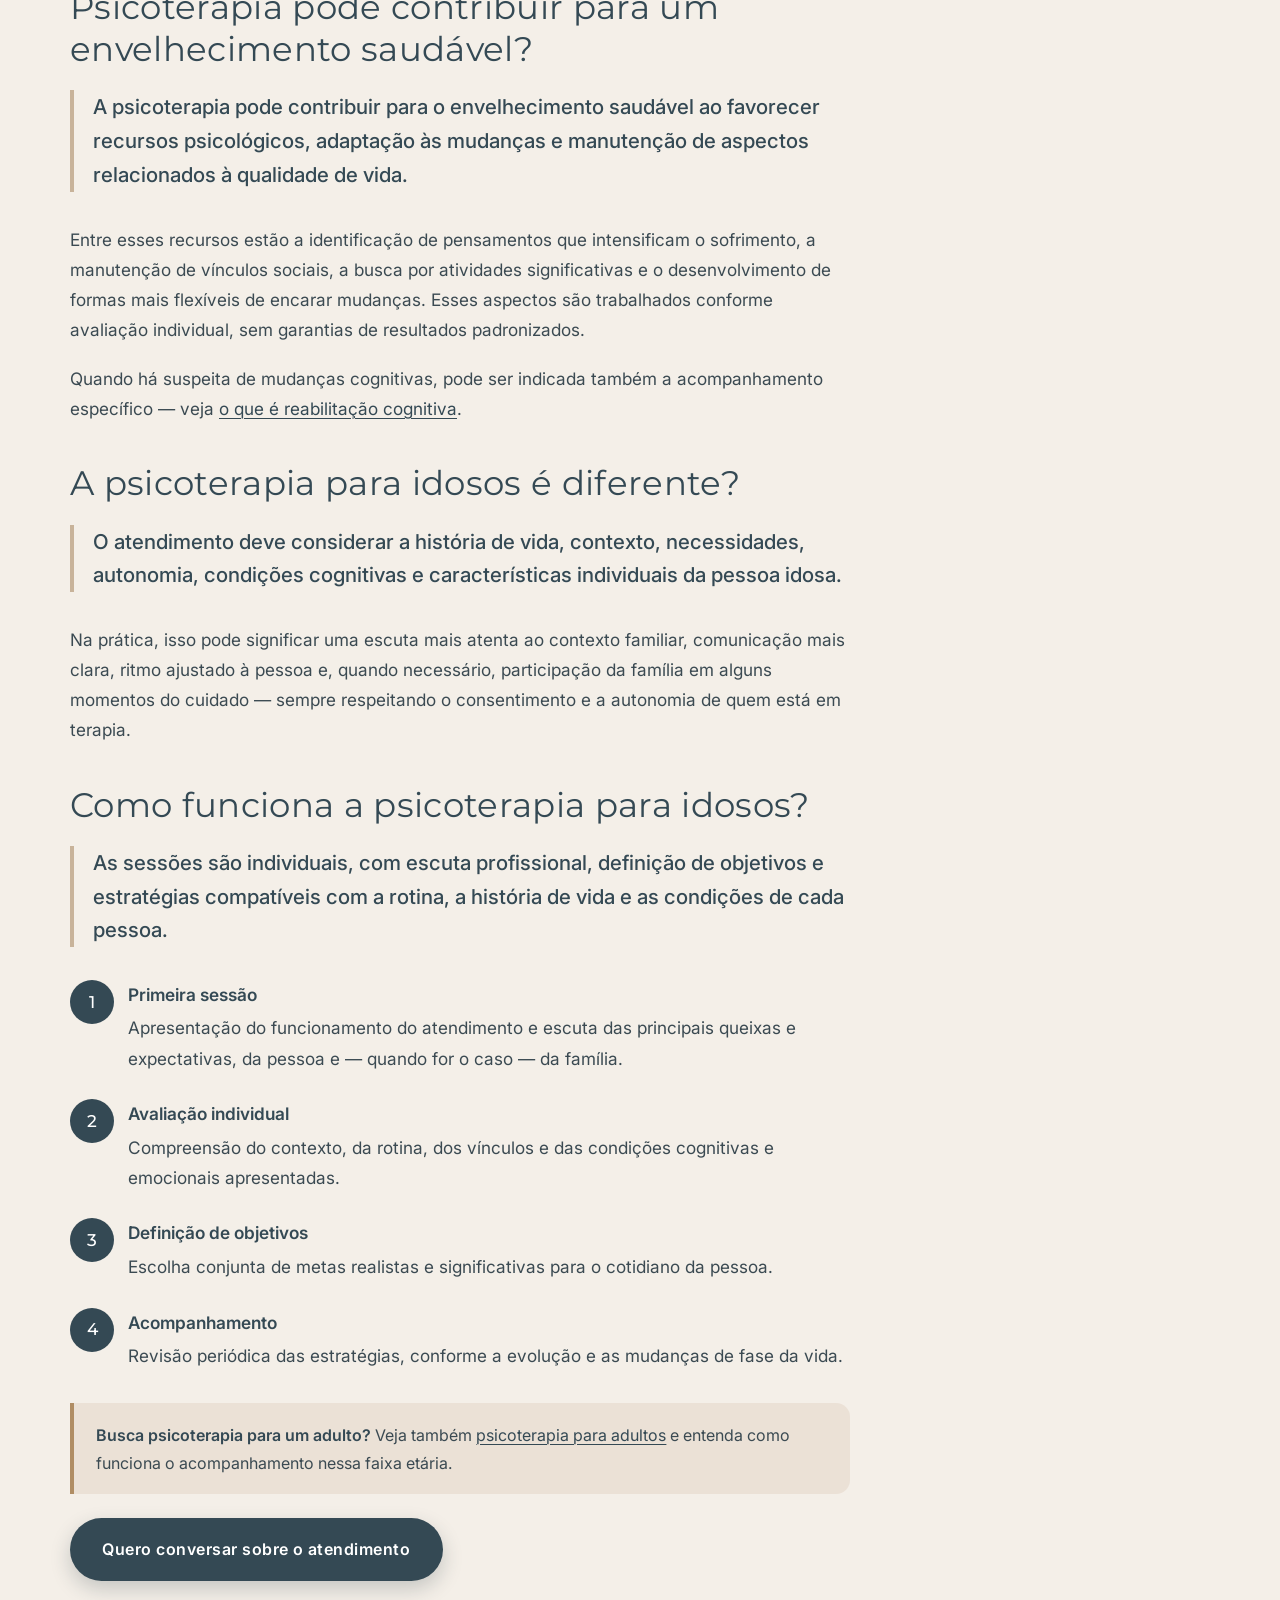
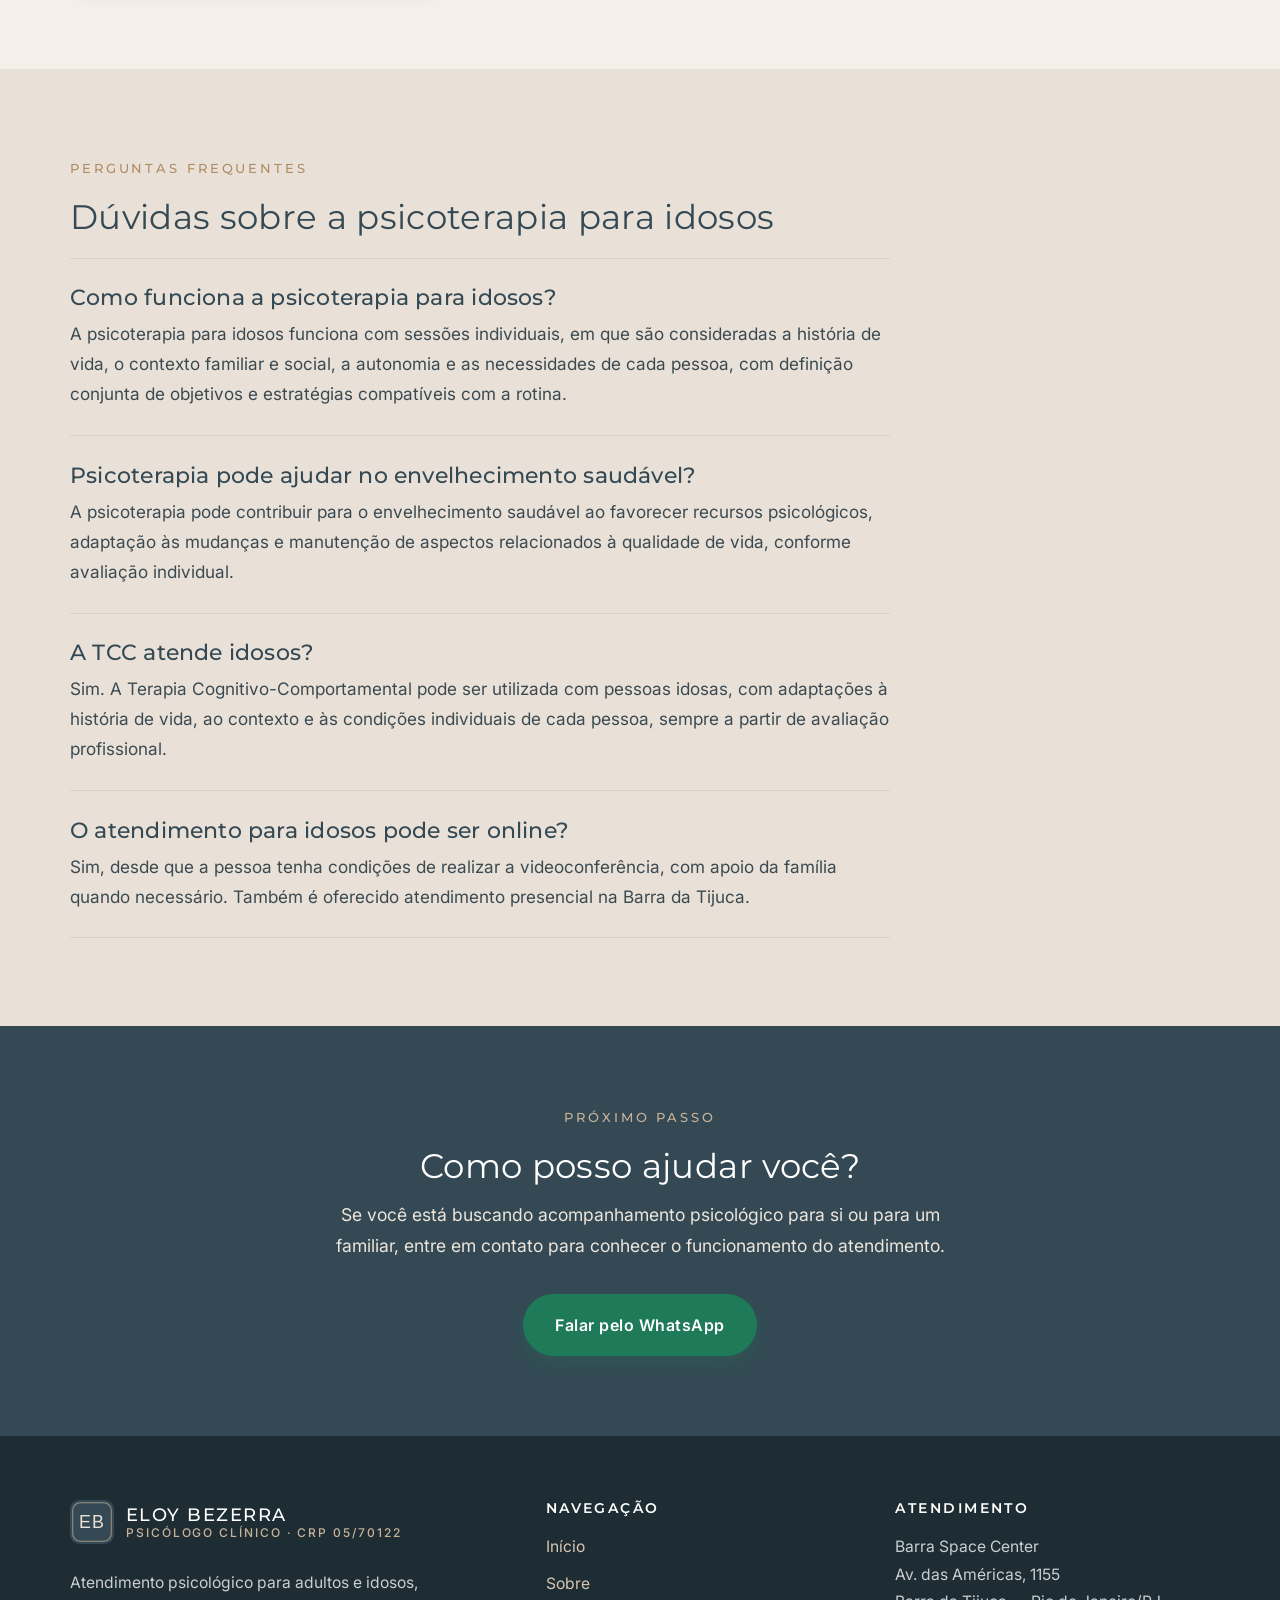
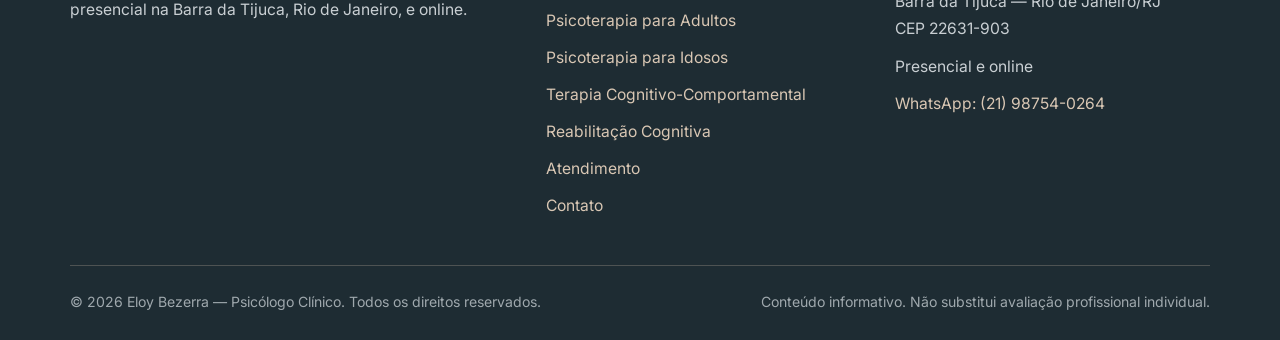
<file: psicoterapia-idosos/index.html>
<!DOCTYPE html>
<html lang="pt-BR">
<head>
  <meta charset="UTF-8">
  <meta name="viewport" content="width=device-width, initial-scale=1">
  <title>Psicoterapia para Idosos | Eloy Bezerra — Psicólogo na Barra da Tijuca</title>
  <meta name="description" content="Psicoterapia para idosos com Eloy Bezerra, psicólogo clínico, CRP 05/70122. Acompanhamento para adaptação ao envelhecimento, perdas, rotina e qualidade de vida, presencial e online.">
  <link rel="canonical" href="https://eloybezerra.com.br/psicoterapia-idosos">
  <meta property="og:type" content="website">
  <meta property="og:locale" content="pt_BR">
  <meta property="og:site_name" content="Eloy Bezerra">
  <meta property="og:title" content="Psicoterapia para Idosos | Eloy Bezerra — Psicólogo na Barra da Tijuca">
  <meta property="og:description" content="Psicoterapia para idosos com Eloy Bezerra, psicólogo clínico, CRP 05/70122. Acompanhamento para adaptação ao envelhecimento, perdas, rotina e qualidade de vida, presencial e online.">
  <meta property="og:url" content="https://eloybezerra.com.br/psicoterapia-idosos">
  <meta name="theme-color" content="#344954">
  <link rel="icon" href="/assets/img/favicon.svg" type="image/svg+xml">
  <link rel="describedby" href="/llms.txt" type="text/markdown">
  <link rel="preconnect" href="https://fonts.googleapis.com">
  <link rel="preconnect" href="https://fonts.gstatic.com" crossorigin>
  <link href="https://fonts.googleapis.com/css2?family=Inter:wght@400;500;600&family=Montserrat:wght@300;400;500&display=swap" rel="stylesheet">
  <link rel="stylesheet" href="/assets/css/style.css">
  <script type="application/ld+json">
  {
    "@context": "https://schema.org",
    "@graph": [
      {
        "@type": "WebPage",
        "@id": "https://eloybezerra.com.br/psicoterapia-idosos#pagina",
        "url": "https://eloybezerra.com.br/psicoterapia-idosos",
        "name": "Psicoterapia para idosos: como a psicologia pode contribuir",
        "inLanguage": "pt-BR",
        "isPartOf": { "@id": "https://eloybezerra.com.br/#website" },
        "about": { "@id": "https://eloybezerra.com.br/sobre#eloy" }
      },
      {
        "@type": "BreadcrumbList",
        "itemListElement": [
          { "@type": "ListItem", "position": 1, "name": "Início", "item": "https://eloybezerra.com.br/" },
          { "@type": "ListItem", "position": 2, "name": "Psicoterapia para Idosos", "item": "https://eloybezerra.com.br/psicoterapia-idosos" }
        ]
      },
      {
        "@type": "FAQPage",
        "mainEntity": [
          {
            "@type": "Question",
            "name": "Como funciona a psicoterapia para idosos?",
            "acceptedAnswer": {
              "@type": "Answer",
              "text": "A psicoterapia para idosos funciona com sessões individuais, em que são consideradas a história de vida, o contexto familiar e social, a autonomia e as necessidades de cada pessoa, com definição conjunta de objetivos e estratégias compatíveis com a rotina."
            }
          },
          {
            "@type": "Question",
            "name": "Psicoterapia pode ajudar no envelhecimento saudável?",
            "acceptedAnswer": {
              "@type": "Answer",
              "text": "A psicoterapia pode contribuir para o envelhecimento saudável ao favorecer recursos psicológicos, adaptação às mudanças e manutenção de aspectos relacionados à qualidade de vida, conforme avaliação individual."
            }
          },
          {
            "@type": "Question",
            "name": "A TCC atende idosos?",
            "acceptedAnswer": {
              "@type": "Answer",
              "text": "Sim. A Terapia Cognitivo-Comportamental pode ser utilizada com pessoas idosas, com adaptações à história de vida, ao contexto e às condições individuais de cada pessoa, sempre a partir de avaliação profissional."
            }
          },
          {
            "@type": "Question",
            "name": "O atendimento para idosos pode ser online?",
            "acceptedAnswer": {
              "@type": "Answer",
              "text": "Sim, desde que a pessoa tenha condições de realizar a videoconferência, com apoio da família quando necessário. Também é oferecido atendimento presencial na Barra da Tijuca."
            }
          }
        ]
      }
    ]
  }
  </script>
</head>
<body>
  <a class="pular-conteudo" href="#conteudo">Pular para o conteúdo</a>

  <header class="cabecalho">
    <div class="container cabecalho__interno">
      <a class="marca" href="/">
        <img src="/assets/img/logo.svg" alt="Logotipo de Eloy Bezerra, psicólogo clínico" width="44" height="44">
        <span class="marca__textos">
          <span class="marca__nome">Eloy Bezerra</span>
          <span class="marca__cargo">Psicólogo Clínico · CRP 05/70122</span>
        </span>
      </a>

      <nav class="nav-desktop" aria-label="Navegação principal">
        <ul>
          <li><a href="/">Início</a></li>
          <li><a href="/sobre">Sobre</a></li>
          <li><a href="/#como-posso-ajudar">Atuação</a></li>
          <li><a href="/terapia-cognitivo-comportamental">TCC</a></li>
          <li><a href="/psicoterapia-adultos">Adultos e Idosos</a></li>
          <li><a href="/atendimento">Atendimento</a></li>
          <li><a href="/contato">Contato</a></li>
          <li><a class="btn btn--whatsapp" href="https://wa.me/5521987540264?text=Ol%C3%A1%2C%20Eloy.%20Encontrei%20seu%20site%20e%20gostaria%20de%20obter%20informa%C3%A7%C3%B5es%20sobre%20o%20atendimento%20psicol%C3%B3gico.">Agendar pelo WhatsApp</a></li>
        </ul>
      </nav>

      <button class="menu-botao" id="menu-botao" type="button" aria-expanded="false" aria-controls="nav-mobile" aria-label="Abrir menu de navegação">
        <span></span><span></span><span></span>
      </button>
    </div>

    <nav class="nav-mobile" id="nav-mobile" data-aberto="false" aria-label="Navegação principal">
      <div class="container">
        <ul>
          <li><a href="/">Início</a></li>
          <li><a href="/sobre">Sobre</a></li>
          <li><a href="/#como-posso-ajudar">Atuação</a></li>
          <li><a href="/terapia-cognitivo-comportamental">Terapia Cognitivo-Comportamental</a></li>
          <li><a href="/psicoterapia-adultos">Psicoterapia para Adultos</a></li>
          <li><a href="/psicoterapia-idosos" aria-current="page">Psicoterapia para Idosos</a></li>
          <li><a href="/reabilitacao-cognitiva">Reabilitação Cognitiva</a></li>
          <li><a href="/atendimento">Atendimento</a></li>
          <li><a href="/contato">Contato</a></li>
        </ul>
        <a class="btn btn--whatsapp" href="https://wa.me/5521987540264?text=Ol%C3%A1%2C%20Eloy.%20Encontrei%20seu%20site%20e%20gostaria%20de%20obter%20informa%C3%A7%C3%B5es%20sobre%20o%20atendimento%20psicol%C3%B3gico.">Agendar pelo WhatsApp</a>
      </div>
    </nav>
  </header>

  <main id="conteudo">

    <section class="hero hero--interno">
      <div class="container">
        <div class="hero__conteudo">
          <p class="trilha"><a href="/">Início</a> <span>/</span> Psicoterapia para Idosos</p>
          <span class="hero__crp">Atendimento para idosos · Presencial e online</span>
          <h1>Psicoterapia para idosos: como a psicologia pode contribuir?</h1>
          <p class="hero__resposta">A psicoterapia pode ajudar pessoas idosas a lidar com mudanças emocionais, sociais e familiares, fortalecer recursos psicológicos e preservar qualidade de vida e autonomia.</p>
          <div class="hero__acoes">
            <a class="btn btn--whatsapp" href="https://wa.me/5521987540264?text=Ol%C3%A1%2C%20Eloy.%20Encontrei%20seu%20site%20e%20gostaria%20de%20obter%20informa%C3%A7%C3%B5es%20sobre%20o%20atendimento%20psicol%C3%B3gico.">Agendar atendimento pelo WhatsApp</a>
          </div>
        </div>
      </div>
    </section>

    <section class="secao secao--clara">
      <div class="container">
        <div class="conteudo-resposta">
          <h2>Quais questões podem ser trabalhadas na psicoterapia para idosos?</h2>
          <p class="resposta linha-resposta">Entre as questões que podem ser trabalhadas estão mudanças de rotina, aposentadoria, perdas, relacionamentos, adaptação ao envelhecimento, autoestima, ansiedade e dificuldades emocionais.</p>
          <p>O envelhecimento traz transições que podem desafiar a identidade, os vínculos e a sensação de autonomia. A psicoterapia oferece um espaço para nomear essas experiências e construir formas de lidar com elas, respeitando o ritmo e a história de cada pessoa.</p>

          <div class="bloco-lista">
            <ul>
              <li><strong>Mudanças de rotina e aposentadoria:</strong> reorganização do tempo, dos papéis e da identidade profissional após o fim da vida ativa.</li>
              <li><strong>Perdas e lutos:</strong> elaboração da perda de pessoas queridas, de funções, de moradia ou de independência.</li>
              <li><strong>Relacionamentos familiares:</strong> convivência com filhos, netos e cuidadores, além de conflitos e mudanças de papéis na família.</li>
              <li><strong>Adaptação ao envelhecimento:</strong> aceitação de limites, cuidados com a saúde e manutenção de interesses e vínculos.</li>
              <li><strong>Autoestima e ansiedade:</strong> preocupações com saúde, com o futuro e com a própria capacidade, além de retração social.</li>
              <li><strong>Dificuldades emocionais:</strong> tristeza, irritabilidade, solidão e sensação de vazio que persistem no dia a dia.</li>
            </ul>
          </div>

          <h2>Psicoterapia pode contribuir para um envelhecimento saudável?</h2>
          <p class="resposta linha-resposta">A psicoterapia pode contribuir para o envelhecimento saudável ao favorecer recursos psicológicos, adaptação às mudanças e manutenção de aspectos relacionados à qualidade de vida.</p>
          <p>Entre esses recursos estão a identificação de pensamentos que intensificam o sofrimento, a manutenção de vínculos sociais, a busca por atividades significativas e o desenvolvimento de formas mais flexíveis de encarar mudanças. Esses aspectos são trabalhados conforme avaliação individual, sem garantias de resultados padronizados.</p>
          <p>Quando há suspeita de mudanças cognitivas, pode ser indicada também a acompanhamento específico — veja <a href="/reabilitacao-cognitiva">o que é reabilitação cognitiva</a>.</p>

          <h2>A psicoterapia para idosos é diferente?</h2>
          <p class="resposta linha-resposta">O atendimento deve considerar a história de vida, contexto, necessidades, autonomia, condições cognitivas e características individuais da pessoa idosa.</p>
          <p>Na prática, isso pode significar uma escuta mais atenta ao contexto familiar, comunicação mais clara, ritmo ajustado à pessoa e, quando necessário, participação da família em alguns momentos do cuidado — sempre respeitando o consentimento e a autonomia de quem está em terapia.</p>

          <h2>Como funciona a psicoterapia para idosos?</h2>
          <p class="resposta linha-resposta">As sessões são individuais, com escuta profissional, definição de objetivos e estratégias compatíveis com a rotina, a história de vida e as condições de cada pessoa.</p>

          <ol class="passos">
            <li>
              <strong>Primeira sessão</strong>
              Apresentação do funcionamento do atendimento e escuta das principais queixas e expectativas, da pessoa e — quando for o caso — da família.
            </li>
            <li>
              <strong>Avaliação individual</strong>
              Compreensão do contexto, da rotina, dos vínculos e das condições cognitivas e emocionais apresentadas.
            </li>
            <li>
              <strong>Definição de objetivos</strong>
              Escolha conjunta de metas realistas e significativas para o cotidiano da pessoa.
            </li>
            <li>
              <strong>Acompanhamento</strong>
              Revisão periódica das estratégias, conforme a evolução e as mudanças de fase da vida.
            </li>
          </ol>

          <div class="nota">
            <p><strong>Busca psicoterapia para um adulto?</strong> Veja também <a href="/psicoterapia-adultos">psicoterapia para adultos</a> e entenda como funciona o acompanhamento nessa faixa etária.</p>
          </div>

          <a class="btn btn--primario" href="https://wa.me/5521987540264?text=Ol%C3%A1%2C%20Eloy.%20Encontrei%20seu%20site%20e%20gostaria%20de%20obter%20informa%C3%A7%C3%B5es%20sobre%20o%20atendimento%20psicol%C3%B3gico.">Quero conversar sobre o atendimento</a>
        </div>
      </div>
    </section>

    <section class="secao" id="perguntas-frequentes">
      <div class="container">
        <span class="rotulo">Perguntas frequentes</span>
        <h2>Dúvidas sobre a psicoterapia para idosos</h2>

        <div class="faq">
          <div class="faq__item">
            <h3>Como funciona a psicoterapia para idosos?</h3>
            <p>A psicoterapia para idosos funciona com sessões individuais, em que são consideradas a história de vida, o contexto familiar e social, a autonomia e as necessidades de cada pessoa, com definição conjunta de objetivos e estratégias compatíveis com a rotina.</p>
          </div>
          <div class="faq__item">
            <h3>Psicoterapia pode ajudar no envelhecimento saudável?</h3>
            <p>A psicoterapia pode contribuir para o envelhecimento saudável ao favorecer recursos psicológicos, adaptação às mudanças e manutenção de aspectos relacionados à qualidade de vida, conforme avaliação individual.</p>
          </div>
          <div class="faq__item">
            <h3>A TCC atende idosos?</h3>
            <p>Sim. A Terapia Cognitivo-Comportamental pode ser utilizada com pessoas idosas, com adaptações à história de vida, ao contexto e às condições individuais de cada pessoa, sempre a partir de avaliação profissional.</p>
          </div>
          <div class="faq__item">
            <h3>O atendimento para idosos pode ser online?</h3>
            <p>Sim, desde que a pessoa tenha condições de realizar a videoconferência, com apoio da família quando necessário. Também é oferecido atendimento presencial na Barra da Tijuca.</p>
          </div>
        </div>
      </div>
    </section>

    <section class="cta-final">
      <div class="container">
        <span class="rotulo">Próximo passo</span>
        <h2>Como posso ajudar você?</h2>
        <p>Se você está buscando acompanhamento psicológico para si ou para um familiar, entre em contato para conhecer o funcionamento do atendimento.</p>
        <a class="btn btn--whatsapp" href="https://wa.me/5521987540264?text=Ol%C3%A1%2C%20Eloy.%20Encontrei%20seu%20site%20e%20gostaria%20de%20obter%20informa%C3%A7%C3%B5es%20sobre%20o%20atendimento%20psicol%C3%B3gico.">Falar pelo WhatsApp</a>
      </div>
    </section>

  </main>

  <footer class="rodape">
    <div class="container">
      <div class="rodape__grade">
        <div>
          <a class="marca" href="/">
            <img src="/assets/img/logo.svg" alt="Logotipo de Eloy Bezerra, psicólogo clínico" width="44" height="44">
            <span class="marca__textos">
              <span class="marca__nome">Eloy Bezerra</span>
              <span class="marca__cargo">Psicólogo Clínico · CRP 05/70122</span>
            </span>
          </a>
          <p class="rodape__texto">Atendimento psicológico para adultos e idosos, presencial na Barra da Tijuca, Rio de Janeiro, e online.</p>
        </div>
        <div>
          <h2>Navegação</h2>
          <ul>
            <li><a href="/">Início</a></li>
            <li><a href="/sobre">Sobre</a></li>
            <li><a href="/psicoterapia-adultos">Psicoterapia para Adultos</a></li>
            <li><a href="/psicoterapia-idosos">Psicoterapia para Idosos</a></li>
            <li><a href="/terapia-cognitivo-comportamental">Terapia Cognitivo-Comportamental</a></li>
            <li><a href="/reabilitacao-cognitiva">Reabilitação Cognitiva</a></li>
            <li><a href="/atendimento">Atendimento</a></li>
            <li><a href="/contato">Contato</a></li>
          </ul>
        </div>
        <div>
          <h2>Atendimento</h2>
          <ul>
            <li>Barra Space Center<br>Av. das Américas, 1155<br>Barra da Tijuca — Rio de Janeiro/RJ<br>CEP 22631-903</li>
            <li>Presencial e online</li>
            <li><a href="https://wa.me/5521987540264?text=Ol%C3%A1%2C%20Eloy.%20Encontrei%20seu%20site%20e%20gostaria%20de%20obter%20informa%C3%A7%C3%B5es%20sobre%20o%20atendimento%20psicol%C3%B3gico.">WhatsApp: (21) 98754-0264</a></li>
          </ul>
        </div>
      </div>
      <div class="rodape__base">
        <p>© <span id="ano-atual">2026</span> Eloy Bezerra — Psicólogo Clínico. Todos os direitos reservados.</p>
        <p>Conteúdo informativo. Não substitui avaliação profissional individual.</p>
      </div>
    </div>
  </footer>

  <a class="btn btn--whatsapp whatsapp-flutuante visivel-somente-mobile" href="https://wa.me/5521987540264?text=Ol%C3%A1%2C%20Eloy.%20Encontrei%20seu%20site%20e%20gostaria%20de%20obter%20informa%C3%A7%C3%B5es%20sobre%20o%20atendimento%20psicol%C3%B3gico.">Agendar atendimento pelo WhatsApp</a>

  <script src="/assets/js/main.js" defer></script>
</body>
</html>
</file>
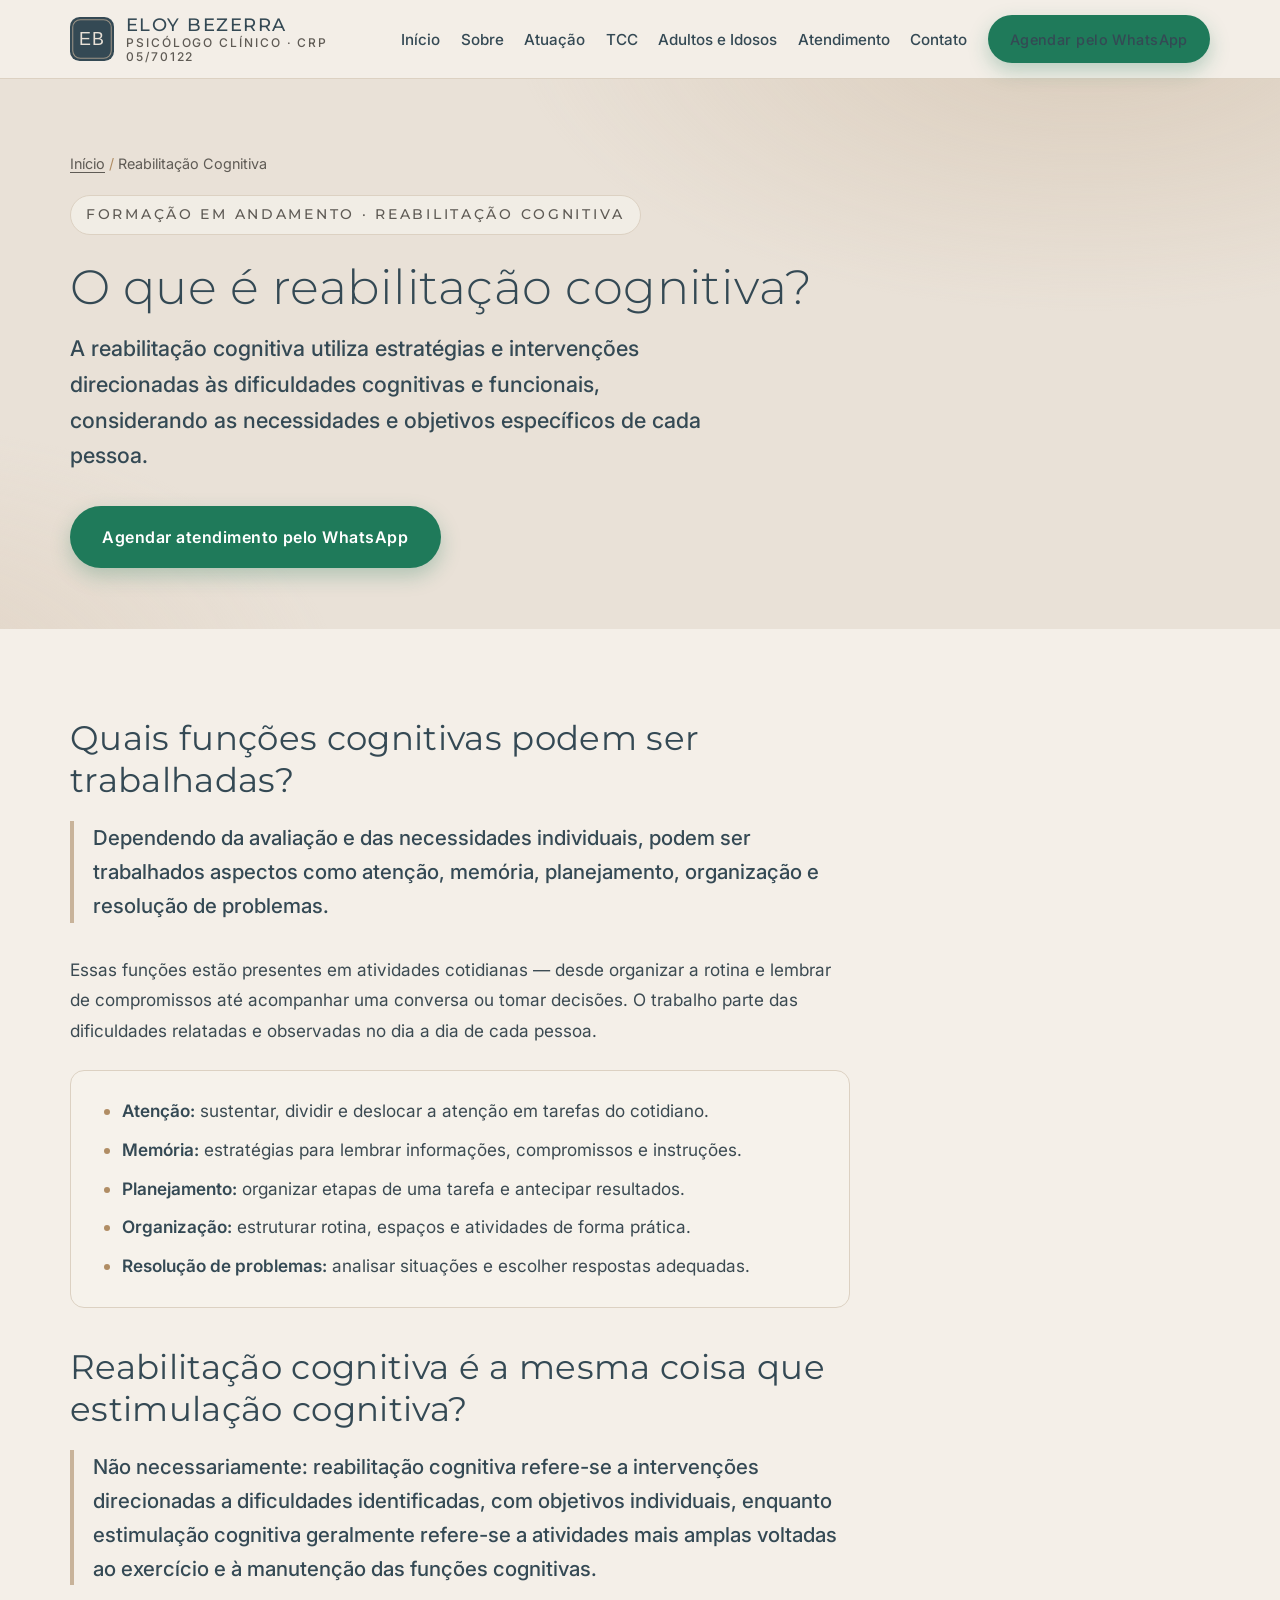
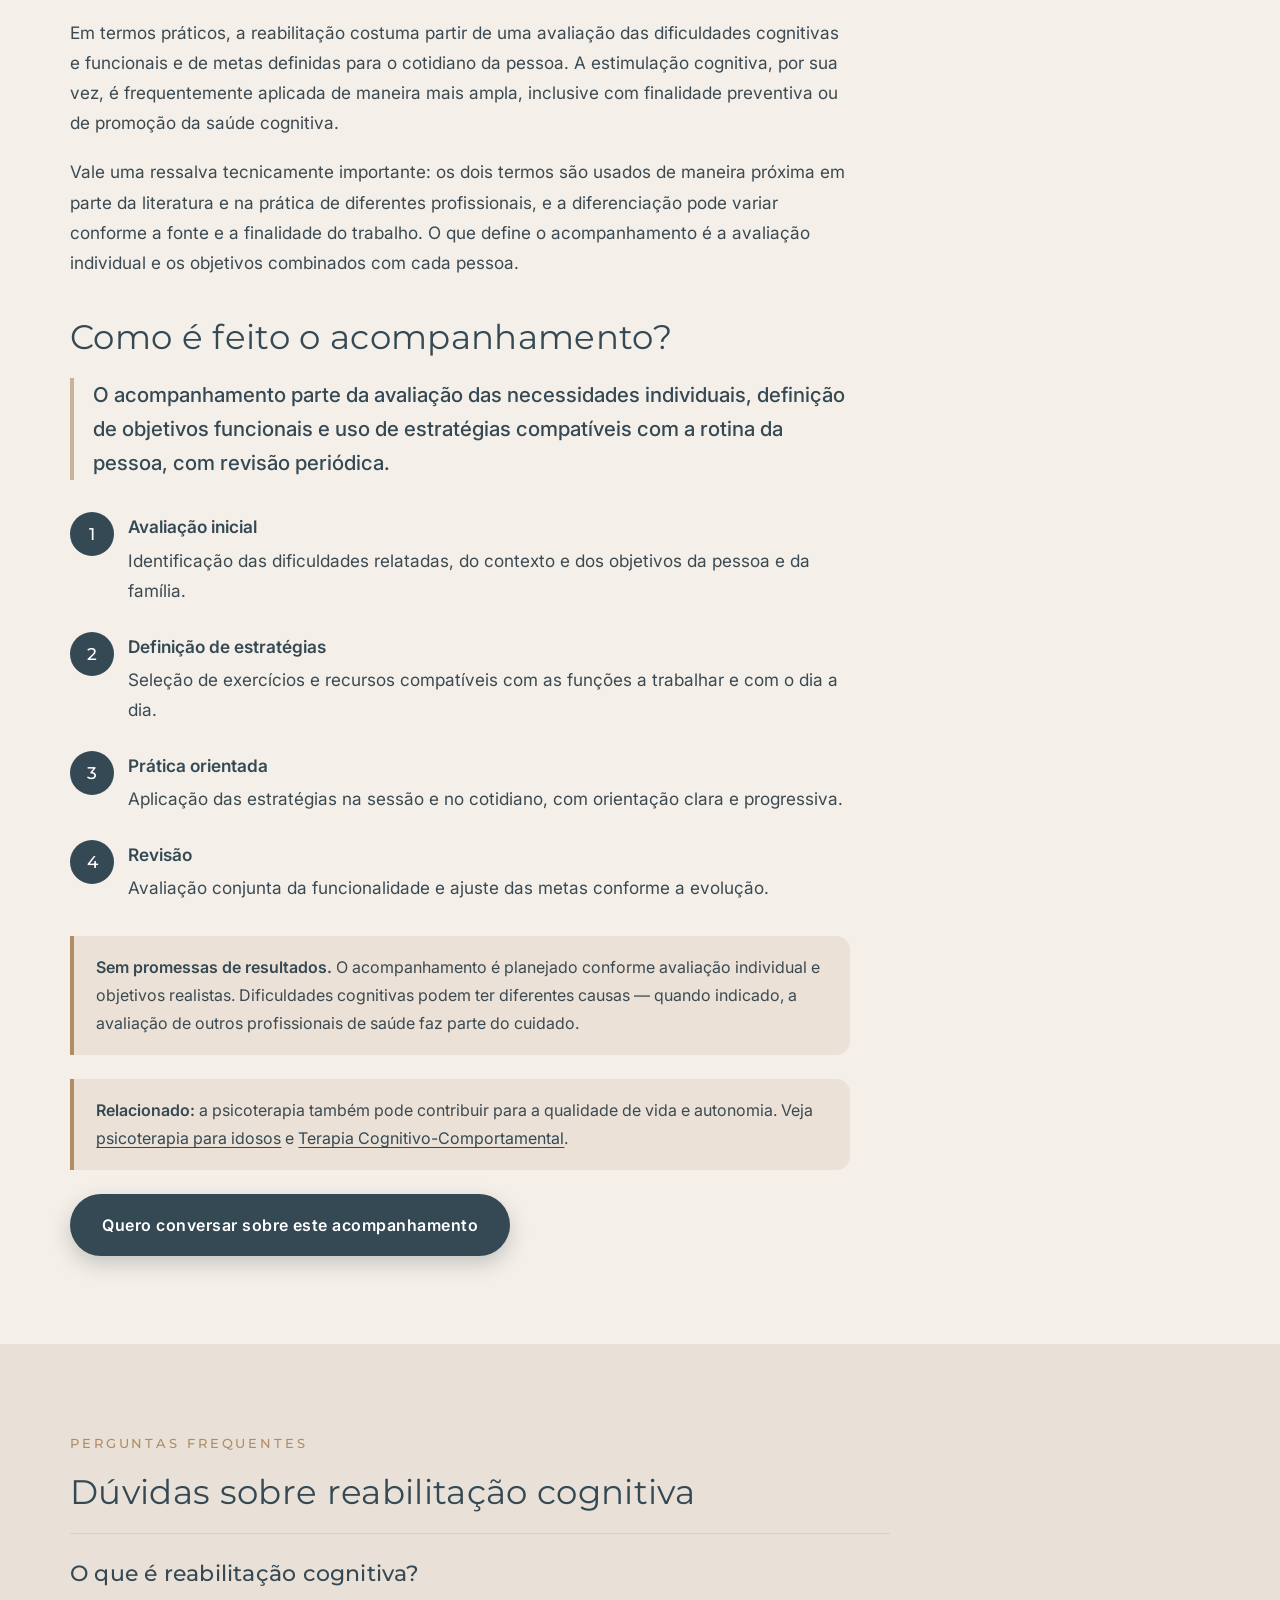
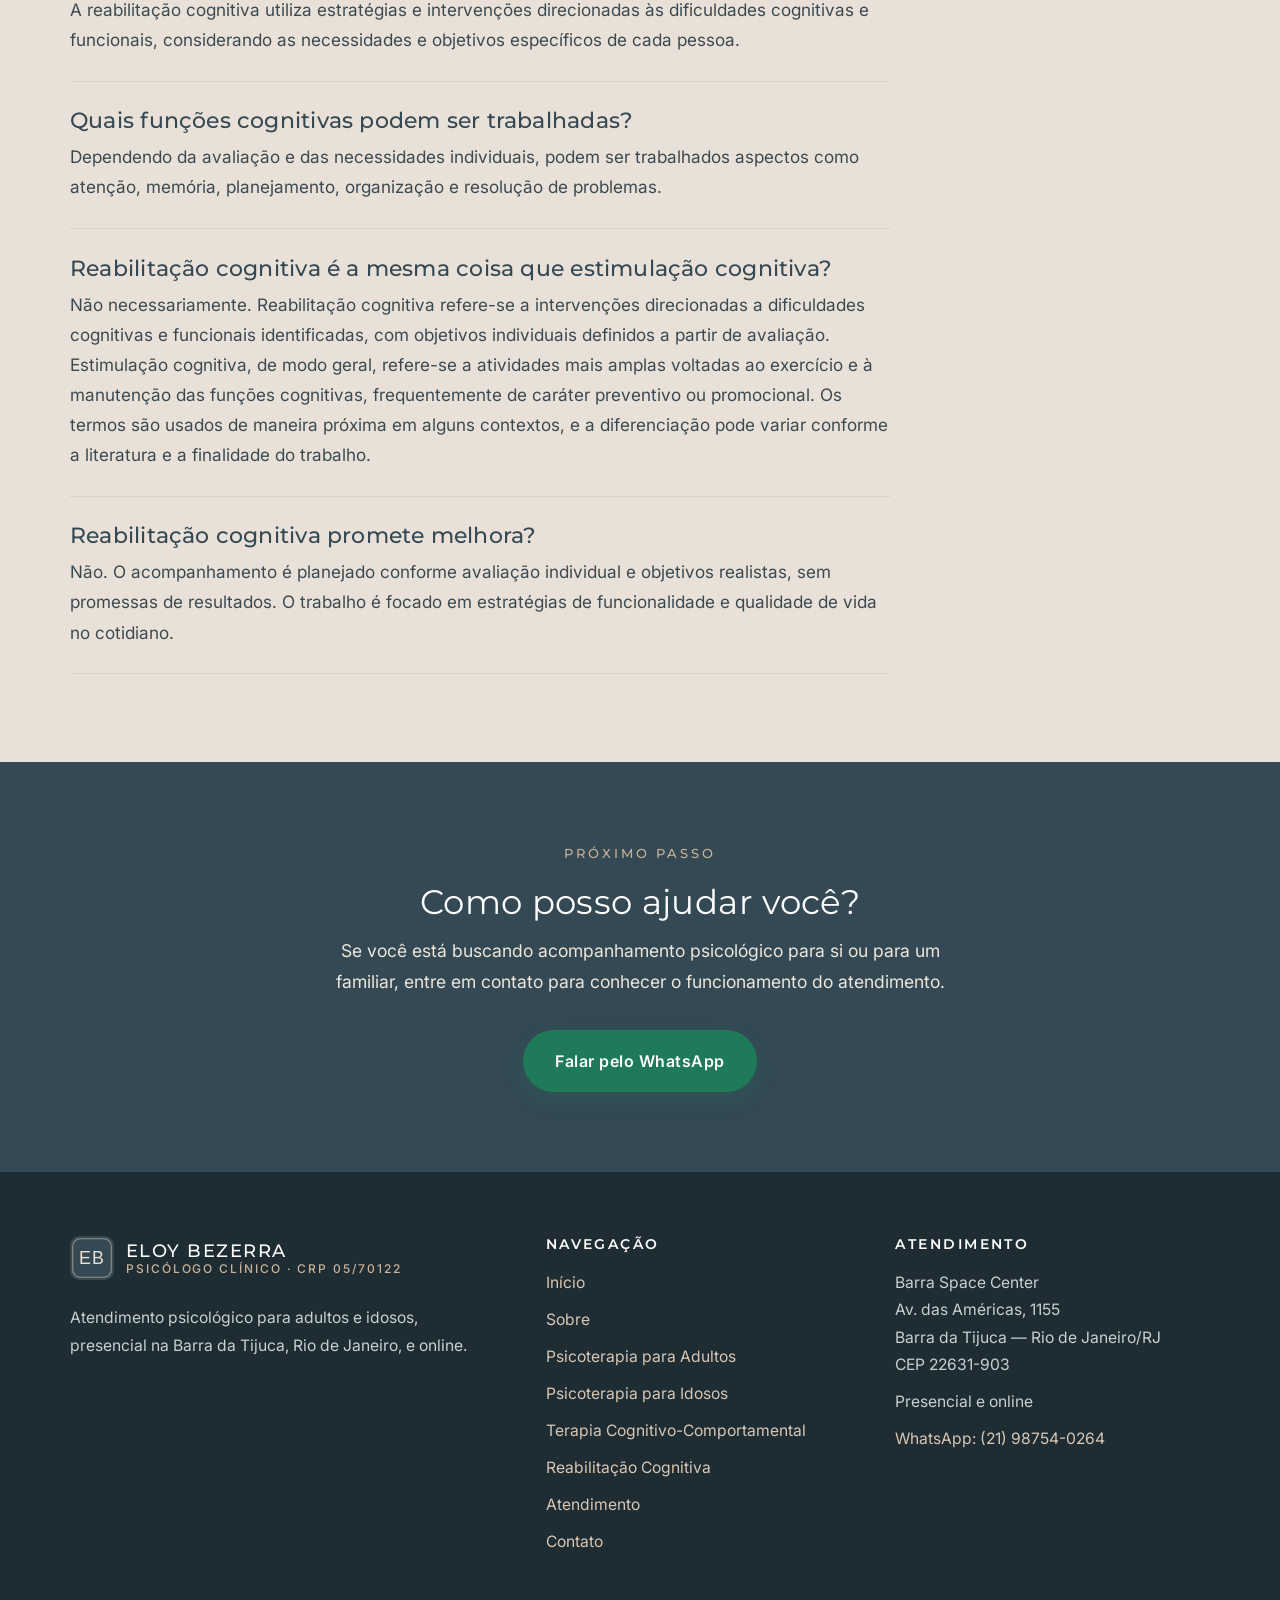
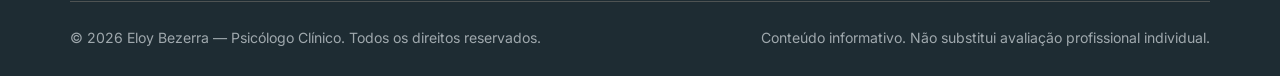
<file: reabilitacao-cognitiva/index.html>
<!DOCTYPE html>
<html lang="pt-BR">
<head>
  <meta charset="UTF-8">
  <meta name="viewport" content="width=device-width, initial-scale=1">
  <title>Reabilitação Cognitiva | Eloy Bezerra — Psicólogo Clínico</title>
  <meta name="description" content="O que é reabilitação cognitiva: estratégias para atenção, memória, planejamento e organização, conforme avaliação individual, com Eloy Bezerra, pós-graduando em Reabilitação Cognitiva.">
  <link rel="canonical" href="https://eloybezerra.com.br/reabilitacao-cognitiva">
  <meta property="og:type" content="website">
  <meta property="og:locale" content="pt_BR">
  <meta property="og:site_name" content="Eloy Bezerra">
  <meta property="og:title" content="Reabilitação Cognitiva | Eloy Bezerra — Psicólogo Clínico">
  <meta property="og:description" content="O que é reabilitação cognitiva: estratégias para atenção, memória, planejamento e organização, conforme avaliação individual, com Eloy Bezerra, pós-graduando em Reabilitação Cognitiva.">
  <meta property="og:url" content="https://eloybezerra.com.br/reabilitacao-cognitiva">
  <meta name="theme-color" content="#344954">
  <link rel="icon" href="/assets/img/favicon.svg" type="image/svg+xml">
  <link rel="describedby" href="/llms.txt" type="text/markdown">
  <link rel="preconnect" href="https://fonts.googleapis.com">
  <link rel="preconnect" href="https://fonts.gstatic.com" crossorigin>
  <link href="https://fonts.googleapis.com/css2?family=Inter:wght@400;500;600&family=Montserrat:wght@300;400;500&display=swap" rel="stylesheet">
  <link rel="stylesheet" href="/assets/css/style.css">
  <script type="application/ld+json">
  {
    "@context": "https://schema.org",
    "@graph": [
      {
        "@type": "WebPage",
        "@id": "https://eloybezerra.com.br/reabilitacao-cognitiva#pagina",
        "url": "https://eloybezerra.com.br/reabilitacao-cognitiva",
        "name": "O que é reabilitação cognitiva",
        "inLanguage": "pt-BR",
        "isPartOf": { "@id": "https://eloybezerra.com.br/#website" },
        "about": { "@id": "https://eloybezerra.com.br/sobre#eloy" }
      },
      {
        "@type": "BreadcrumbList",
        "itemListElement": [
          { "@type": "ListItem", "position": 1, "name": "Início", "item": "https://eloybezerra.com.br/" },
          { "@type": "ListItem", "position": 2, "name": "Reabilitação Cognitiva", "item": "https://eloybezerra.com.br/reabilitacao-cognitiva" }
        ]
      },
      {
        "@type": "FAQPage",
        "mainEntity": [
          {
            "@type": "Question",
            "name": "O que é reabilitação cognitiva?",
            "acceptedAnswer": {
              "@type": "Answer",
              "text": "A reabilitação cognitiva utiliza estratégias e intervenções direcionadas às dificuldades cognitivas e funcionais, considerando as necessidades e objetivos específicos de cada pessoa."
            }
          },
          {
            "@type": "Question",
            "name": "Quais funções cognitivas podem ser trabalhadas?",
            "acceptedAnswer": {
              "@type": "Answer",
              "text": "Dependendo da avaliação e das necessidades individuais, podem ser trabalhados aspectos como atenção, memória, planejamento, organização e resolução de problemas."
            }
          },
          {
            "@type": "Question",
            "name": "Reabilitação cognitiva é a mesma coisa que estimulação cognitiva?",
            "acceptedAnswer": {
              "@type": "Answer",
              "text": "Não necessariamente. Reabilitação cognitiva refere-se a intervenções direcionadas a dificuldades cognitivas e funcionais identificadas, com objetivos individuais definidos a partir de avaliação. Estimulação cognitiva, de modo geral, refere-se a atividades mais amplas voltadas ao exercício e à manutenção das funções cognitivas, frequentemente de caráter preventivo ou promocional. Os termos são usados de maneira próxima em alguns contextos, e a diferenciação pode variar conforme a literatura e a finalidade do trabalho."
            }
          },
          {
            "@type": "Question",
            "name": "Reabilitação cognitiva promete melhora?",
            "acceptedAnswer": {
              "@type": "Answer",
              "text": "Não. O acompanhamento é planejado conforme avaliação individual e objetivos realistas, sem promessas de resultados. O trabalho é focado em estratégias de funcionalidade e qualidade de vida no cotidiano."
            }
          }
        ]
      }
    ]
  }
  </script>
</head>
<body>
  <a class="pular-conteudo" href="#conteudo">Pular para o conteúdo</a>

  <header class="cabecalho">
    <div class="container cabecalho__interno">
      <a class="marca" href="/">
        <img src="/assets/img/logo.svg" alt="Logotipo de Eloy Bezerra, psicólogo clínico" width="44" height="44">
        <span class="marca__textos">
          <span class="marca__nome">Eloy Bezerra</span>
          <span class="marca__cargo">Psicólogo Clínico · CRP 05/70122</span>
        </span>
      </a>

      <nav class="nav-desktop" aria-label="Navegação principal">
        <ul>
          <li><a href="/">Início</a></li>
          <li><a href="/sobre">Sobre</a></li>
          <li><a href="/#como-posso-ajudar">Atuação</a></li>
          <li><a href="/terapia-cognitivo-comportamental">TCC</a></li>
          <li><a href="/psicoterapia-adultos">Adultos e Idosos</a></li>
          <li><a href="/atendimento">Atendimento</a></li>
          <li><a href="/contato">Contato</a></li>
          <li><a class="btn btn--whatsapp" href="https://wa.me/5521987540264?text=Ol%C3%A1%2C%20Eloy.%20Encontrei%20seu%20site%20e%20gostaria%20de%20obter%20informa%C3%A7%C3%B5es%20sobre%20o%20atendimento%20psicol%C3%B3gico.">Agendar pelo WhatsApp</a></li>
        </ul>
      </nav>

      <button class="menu-botao" id="menu-botao" type="button" aria-expanded="false" aria-controls="nav-mobile" aria-label="Abrir menu de navegação">
        <span></span><span></span><span></span>
      </button>
    </div>

    <nav class="nav-mobile" id="nav-mobile" data-aberto="false" aria-label="Navegação principal">
      <div class="container">
        <ul>
          <li><a href="/">Início</a></li>
          <li><a href="/sobre">Sobre</a></li>
          <li><a href="/#como-posso-ajudar">Atuação</a></li>
          <li><a href="/terapia-cognitivo-comportamental">Terapia Cognitivo-Comportamental</a></li>
          <li><a href="/psicoterapia-adultos">Psicoterapia para Adultos</a></li>
          <li><a href="/psicoterapia-idosos">Psicoterapia para Idosos</a></li>
          <li><a href="/reabilitacao-cognitiva" aria-current="page">Reabilitação Cognitiva</a></li>
          <li><a href="/atendimento">Atendimento</a></li>
          <li><a href="/contato">Contato</a></li>
        </ul>
        <a class="btn btn--whatsapp" href="https://wa.me/5521987540264?text=Ol%C3%A1%2C%20Eloy.%20Encontrei%20seu%20site%20e%20gostaria%20de%20obter%20informa%C3%A7%C3%B5es%20sobre%20o%20atendimento%20psicol%C3%B3gico.">Agendar pelo WhatsApp</a>
      </div>
    </nav>
  </header>

  <main id="conteudo">

    <section class="hero hero--interno">
      <div class="container">
        <div class="hero__conteudo">
          <p class="trilha"><a href="/">Início</a> <span>/</span> Reabilitação Cognitiva</p>
          <span class="hero__crp">Formação em andamento · Reabilitação Cognitiva</span>
          <h1>O que é reabilitação cognitiva?</h1>
          <p class="hero__resposta">A reabilitação cognitiva utiliza estratégias e intervenções direcionadas às dificuldades cognitivas e funcionais, considerando as necessidades e objetivos específicos de cada pessoa.</p>
          <div class="hero__acoes">
            <a class="btn btn--whatsapp" href="https://wa.me/5521987540264?text=Ol%C3%A1%2C%20Eloy.%20Encontrei%20seu%20site%20e%20gostaria%20de%20obter%20informa%C3%A7%C3%B5es%20sobre%20o%20atendimento%20psicol%C3%B3gico.">Agendar atendimento pelo WhatsApp</a>
          </div>
        </div>
      </div>
    </section>

    <section class="secao secao--clara">
      <div class="container">
        <div class="conteudo-resposta">
          <h2>Quais funções cognitivas podem ser trabalhadas?</h2>
          <p class="resposta linha-resposta">Dependendo da avaliação e das necessidades individuais, podem ser trabalhados aspectos como atenção, memória, planejamento, organização e resolução de problemas.</p>
          <p>Essas funções estão presentes em atividades cotidianas — desde organizar a rotina e lembrar de compromissos até acompanhar uma conversa ou tomar decisões. O trabalho parte das dificuldades relatadas e observadas no dia a dia de cada pessoa.</p>

          <div class="bloco-lista">
            <ul>
              <li><strong>Atenção:</strong> sustentar, dividir e deslocar a atenção em tarefas do cotidiano.</li>
              <li><strong>Memória:</strong> estratégias para lembrar informações, compromissos e instruções.</li>
              <li><strong>Planejamento:</strong> organizar etapas de uma tarefa e antecipar resultados.</li>
              <li><strong>Organização:</strong> estruturar rotina, espaços e atividades de forma prática.</li>
              <li><strong>Resolução de problemas:</strong> analisar situações e escolher respostas adequadas.</li>
            </ul>
          </div>

          <h2>Reabilitação cognitiva é a mesma coisa que estimulação cognitiva?</h2>
          <p class="resposta linha-resposta">Não necessariamente: reabilitação cognitiva refere-se a intervenções direcionadas a dificuldades identificadas, com objetivos individuais, enquanto estimulação cognitiva geralmente refere-se a atividades mais amplas voltadas ao exercício e à manutenção das funções cognitivas.</p>
          <p>Em termos práticos, a reabilitação costuma partir de uma avaliação das dificuldades cognitivas e funcionais e de metas definidas para o cotidiano da pessoa. A estimulação cognitiva, por sua vez, é frequentemente aplicada de maneira mais ampla, inclusive com finalidade preventiva ou de promoção da saúde cognitiva.</p>
          <p>Vale uma ressalva tecnicamente importante: os dois termos são usados de maneira próxima em parte da literatura e na prática de diferentes profissionais, e a diferenciação pode variar conforme a fonte e a finalidade do trabalho. O que define o acompanhamento é a avaliação individual e os objetivos combinados com cada pessoa.</p>

          <h2>Como é feito o acompanhamento?</h2>
          <p class="resposta linha-resposta">O acompanhamento parte da avaliação das necessidades individuais, definição de objetivos funcionais e uso de estratégias compatíveis com a rotina da pessoa, com revisão periódica.</p>

          <ol class="passos">
            <li>
              <strong>Avaliação inicial</strong>
              Identificação das dificuldades relatadas, do contexto e dos objetivos da pessoa e da família.
            </li>
            <li>
              <strong>Definição de estratégias</strong>
              Seleção de exercícios e recursos compatíveis com as funções a trabalhar e com o dia a dia.
            </li>
            <li>
              <strong>Prática orientada</strong>
              Aplicação das estratégias na sessão e no cotidiano, com orientação clara e progressiva.
            </li>
            <li>
              <strong>Revisão</strong>
              Avaliação conjunta da funcionalidade e ajuste das metas conforme a evolução.
            </li>
          </ol>

          <div class="nota">
            <p><strong>Sem promessas de resultados.</strong> O acompanhamento é planejado conforme avaliação individual e objetivos realistas. Dificuldades cognitivas podem ter diferentes causas — quando indicado, a avaliação de outros profissionais de saúde faz parte do cuidado.</p>
          </div>

          <div class="nota">
            <p><strong>Relacionado:</strong> a psicoterapia também pode contribuir para a qualidade de vida e autonomia. Veja <a href="/psicoterapia-idosos">psicoterapia para idosos</a> e <a href="/terapia-cognitivo-comportamental">Terapia Cognitivo-Comportamental</a>.</p>
          </div>

          <a class="btn btn--primario" href="https://wa.me/5521987540264?text=Ol%C3%A1%2C%20Eloy.%20Encontrei%20seu%20site%20e%20gostaria%20de%20obter%20informa%C3%A7%C3%B5es%20sobre%20o%20atendimento%20psicol%C3%B3gico.">Quero conversar sobre este acompanhamento</a>
        </div>
      </div>
    </section>

    <section class="secao" id="perguntas-frequentes">
      <div class="container">
        <span class="rotulo">Perguntas frequentes</span>
        <h2>Dúvidas sobre reabilitação cognitiva</h2>

        <div class="faq">
          <div class="faq__item">
            <h3>O que é reabilitação cognitiva?</h3>
            <p>A reabilitação cognitiva utiliza estratégias e intervenções direcionadas às dificuldades cognitivas e funcionais, considerando as necessidades e objetivos específicos de cada pessoa.</p>
          </div>
          <div class="faq__item">
            <h3>Quais funções cognitivas podem ser trabalhadas?</h3>
            <p>Dependendo da avaliação e das necessidades individuais, podem ser trabalhados aspectos como atenção, memória, planejamento, organização e resolução de problemas.</p>
          </div>
          <div class="faq__item">
            <h3>Reabilitação cognitiva é a mesma coisa que estimulação cognitiva?</h3>
            <p>Não necessariamente. Reabilitação cognitiva refere-se a intervenções direcionadas a dificuldades cognitivas e funcionais identificadas, com objetivos individuais definidos a partir de avaliação. Estimulação cognitiva, de modo geral, refere-se a atividades mais amplas voltadas ao exercício e à manutenção das funções cognitivas, frequentemente de caráter preventivo ou promocional. Os termos são usados de maneira próxima em alguns contextos, e a diferenciação pode variar conforme a literatura e a finalidade do trabalho.</p>
          </div>
          <div class="faq__item">
            <h3>Reabilitação cognitiva promete melhora?</h3>
            <p>Não. O acompanhamento é planejado conforme avaliação individual e objetivos realistas, sem promessas de resultados. O trabalho é focado em estratégias de funcionalidade e qualidade de vida no cotidiano.</p>
          </div>
        </div>
      </div>
    </section>

    <section class="cta-final">
      <div class="container">
        <span class="rotulo">Próximo passo</span>
        <h2>Como posso ajudar você?</h2>
        <p>Se você está buscando acompanhamento psicológico para si ou para um familiar, entre em contato para conhecer o funcionamento do atendimento.</p>
        <a class="btn btn--whatsapp" href="https://wa.me/5521987540264?text=Ol%C3%A1%2C%20Eloy.%20Encontrei%20seu%20site%20e%20gostaria%20de%20obter%20informa%C3%A7%C3%B5es%20sobre%20o%20atendimento%20psicol%C3%B3gico.">Falar pelo WhatsApp</a>
      </div>
    </section>

  </main>

  <footer class="rodape">
    <div class="container">
      <div class="rodape__grade">
        <div>
          <a class="marca" href="/">
            <img src="/assets/img/logo.svg" alt="Logotipo de Eloy Bezerra, psicólogo clínico" width="44" height="44">
            <span class="marca__textos">
              <span class="marca__nome">Eloy Bezerra</span>
              <span class="marca__cargo">Psicólogo Clínico · CRP 05/70122</span>
            </span>
          </a>
          <p class="rodape__texto">Atendimento psicológico para adultos e idosos, presencial na Barra da Tijuca, Rio de Janeiro, e online.</p>
        </div>
        <div>
          <h2>Navegação</h2>
          <ul>
            <li><a href="/">Início</a></li>
            <li><a href="/sobre">Sobre</a></li>
            <li><a href="/psicoterapia-adultos">Psicoterapia para Adultos</a></li>
            <li><a href="/psicoterapia-idosos">Psicoterapia para Idosos</a></li>
            <li><a href="/terapia-cognitivo-comportamental">Terapia Cognitivo-Comportamental</a></li>
            <li><a href="/reabilitacao-cognitiva">Reabilitação Cognitiva</a></li>
            <li><a href="/atendimento">Atendimento</a></li>
            <li><a href="/contato">Contato</a></li>
          </ul>
        </div>
        <div>
          <h2>Atendimento</h2>
          <ul>
            <li>Barra Space Center<br>Av. das Américas, 1155<br>Barra da Tijuca — Rio de Janeiro/RJ<br>CEP 22631-903</li>
            <li>Presencial e online</li>
            <li><a href="https://wa.me/5521987540264?text=Ol%C3%A1%2C%20Eloy.%20Encontrei%20seu%20site%20e%20gostaria%20de%20obter%20informa%C3%A7%C3%B5es%20sobre%20o%20atendimento%20psicol%C3%B3gico.">WhatsApp: (21) 98754-0264</a></li>
          </ul>
        </div>
      </div>
      <div class="rodape__base">
        <p>© <span id="ano-atual">2026</span> Eloy Bezerra — Psicólogo Clínico. Todos os direitos reservados.</p>
        <p>Conteúdo informativo. Não substitui avaliação profissional individual.</p>
      </div>
    </div>
  </footer>

  <a class="btn btn--whatsapp whatsapp-flutuante visivel-somente-mobile" href="https://wa.me/5521987540264?text=Ol%C3%A1%2C%20Eloy.%20Encontrei%20seu%20site%20e%20gostaria%20de%20obter%20informa%C3%A7%C3%B5es%20sobre%20o%20atendimento%20psicol%C3%B3gico.">Agendar atendimento pelo WhatsApp</a>

  <script src="/assets/js/main.js" defer></script>
</body>
</html>
</file>
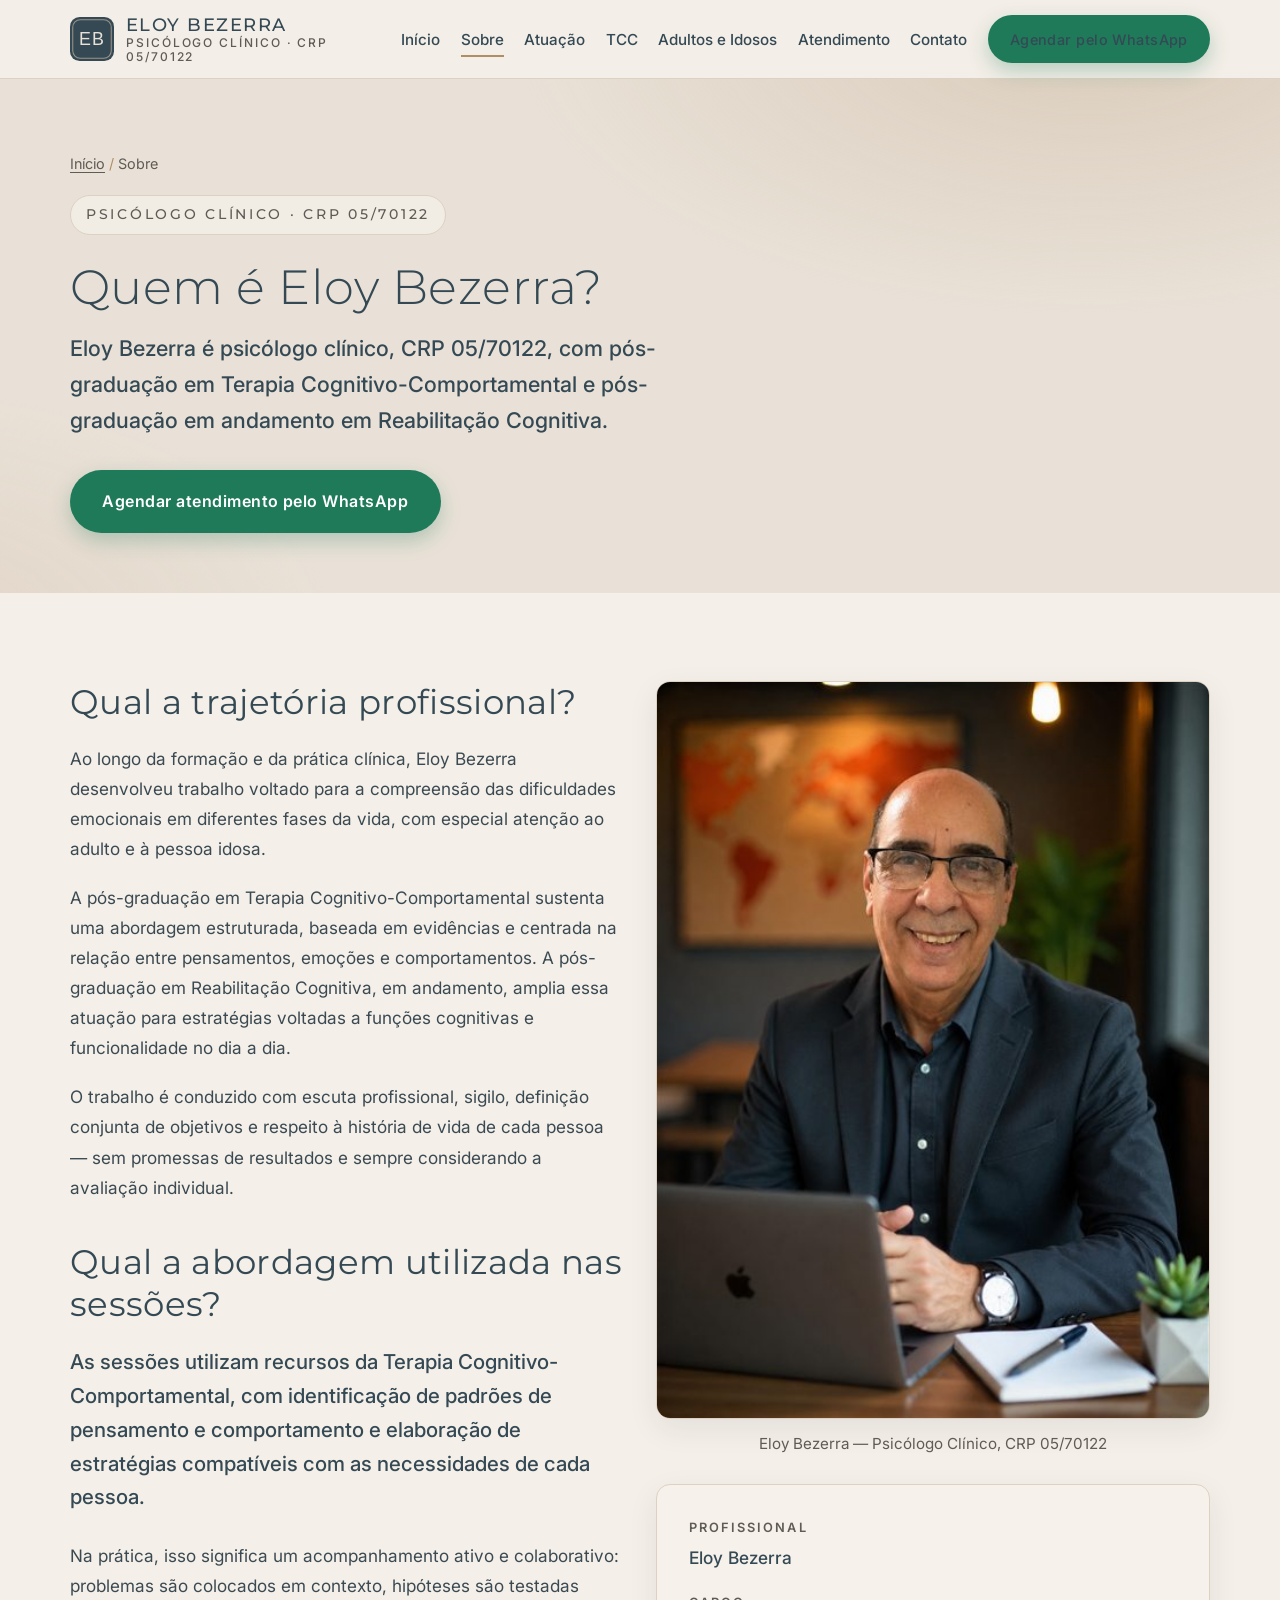
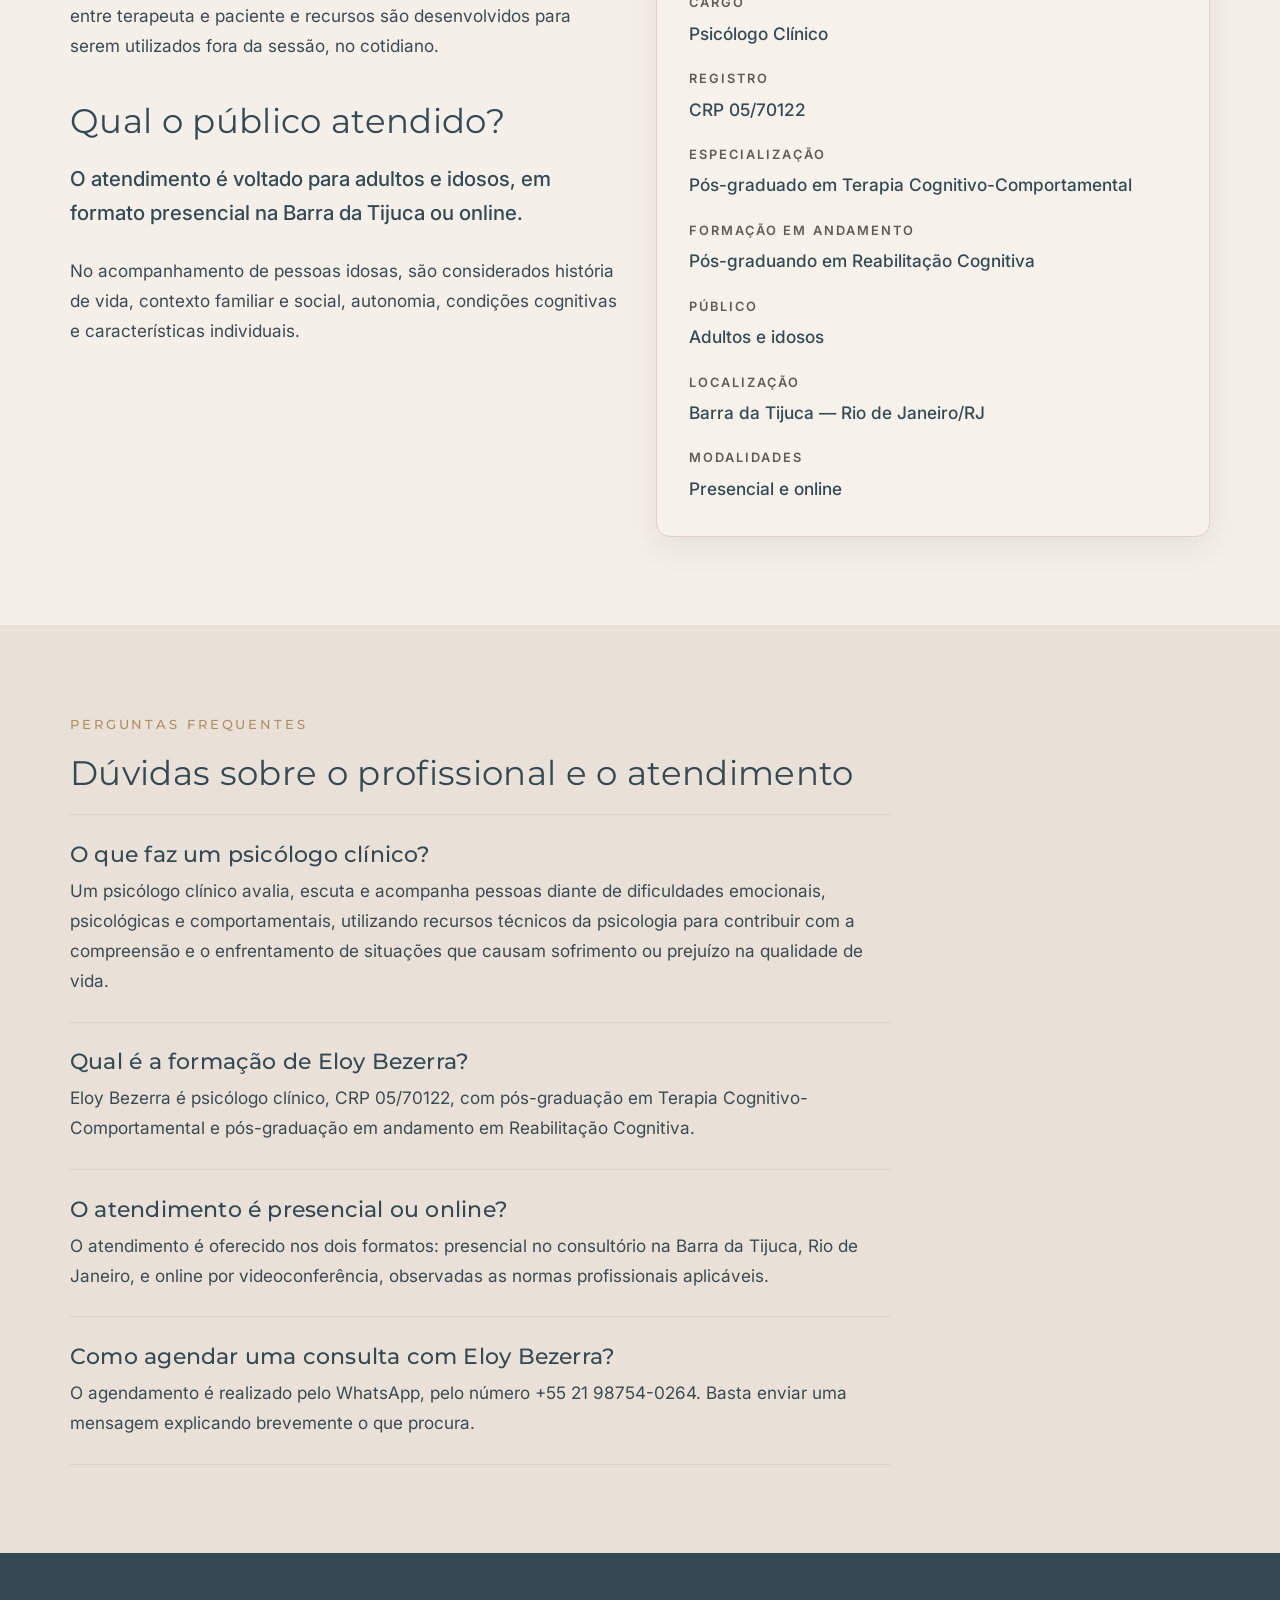
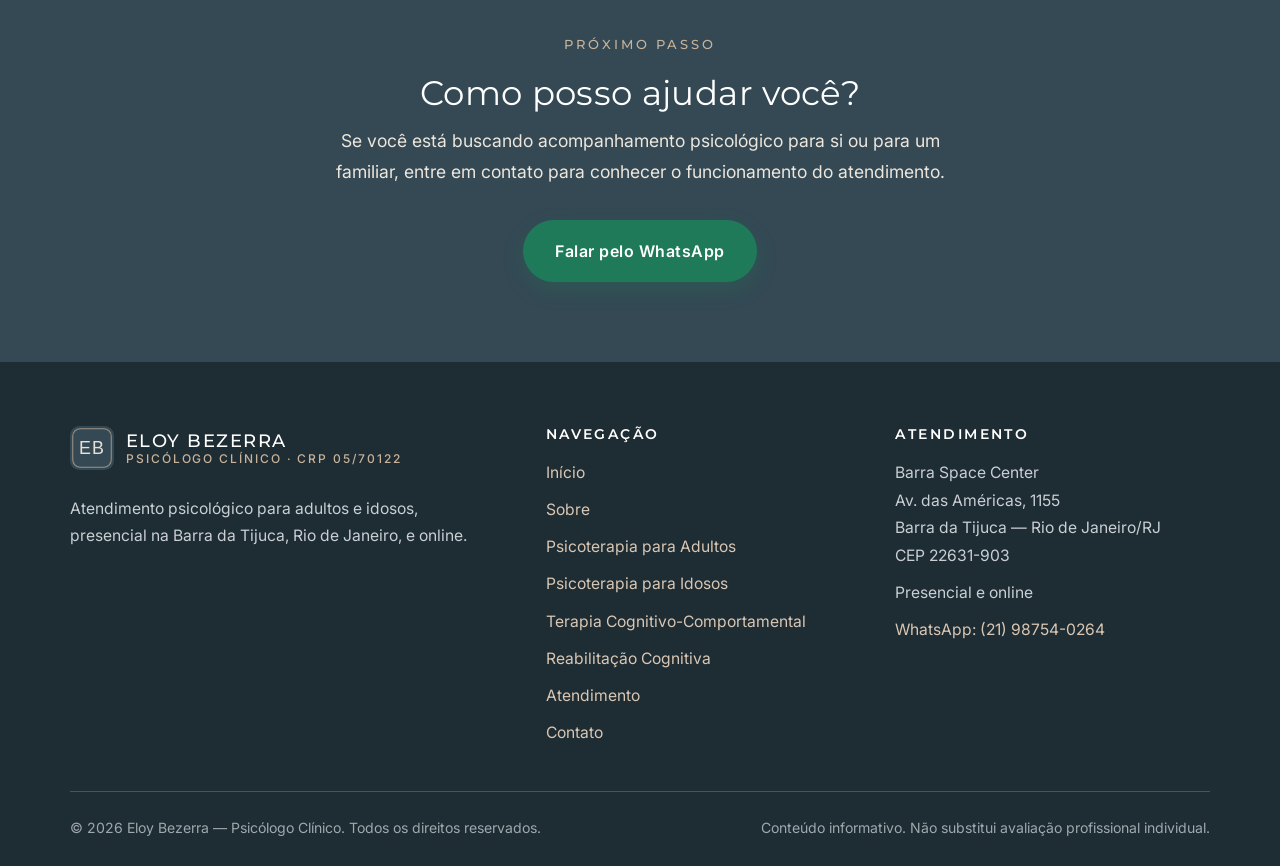
<file: sobre/index.html>
<!DOCTYPE html>
<html lang="pt-BR">
<head>
  <meta charset="UTF-8">
  <meta name="viewport" content="width=device-width, initial-scale=1">
  <title>Sobre Eloy Bezerra | Psicólogo Clínico — CRP 05/70122</title>
  <meta name="description" content="Conheça Eloy Bezerra, psicólogo clínico com CRP 05/70122, pós-graduação em TCC e pós-graduação em Reabilitação Cognitiva, atendimento para adultos e idosos.">
  <link rel="canonical" href="https://eloybezerra.com.br/sobre">
  <meta property="og:type" content="website">
  <meta property="og:locale" content="pt_BR">
  <meta property="og:site_name" content="Eloy Bezerra">
  <meta property="og:title" content="Sobre Eloy Bezerra | Psicólogo Clínico — CRP 05/70122">
  <meta property="og:description" content="Conheça Eloy Bezerra, psicólogo clínico com CRP 05/70122, pós-graduação em TCC e pós-graduação em Reabilitação Cognitiva, atendimento para adultos e idosos.">
  <meta property="og:url" content="https://eloybezerra.com.br/sobre">
  <meta property="og:image" content="https://eloybezerra.com.br/assets/img/eloy-bezerra.jpg">
  <meta name="theme-color" content="#344954">
  <link rel="icon" href="/assets/img/favicon.svg" type="image/svg+xml">
  <link rel="describedby" href="/llms.txt" type="text/markdown">
  <link rel="preconnect" href="https://fonts.googleapis.com">
  <link rel="preconnect" href="https://fonts.gstatic.com" crossorigin>
  <link href="https://fonts.googleapis.com/css2?family=Inter:wght@400;500;600&family=Montserrat:wght@300;400;500&display=swap" rel="stylesheet">
  <link rel="stylesheet" href="/assets/css/style.css">
  <script type="application/ld+json">
  {
    "@context": "https://schema.org",
    "@graph": [
      {
        "@type": "WebPage",
        "@id": "https://eloybezerra.com.br/sobre#pagina",
        "url": "https://eloybezerra.com.br/sobre",
        "name": "Sobre Eloy Bezerra — Psicólogo Clínico",
        "inLanguage": "pt-BR",
        "isPartOf": { "@id": "https://eloybezerra.com.br/#website" },
        "about": { "@id": "https://eloybezerra.com.br/sobre#eloy" },
        "primaryImageOfPage": "https://eloybezerra.com.br/assets/img/eloy-bezerra.jpg"
      },
      {
        "@type": "BreadcrumbList",
        "itemListElement": [
          { "@type": "ListItem", "position": 1, "name": "Início", "item": "https://eloybezerra.com.br/" },
          { "@type": "ListItem", "position": 2, "name": "Sobre", "item": "https://eloybezerra.com.br/sobre" }
        ]
      },
      {
        "@type": "FAQPage",
        "mainEntity": [
          {
            "@type": "Question",
            "name": "O que faz um psicólogo clínico?",
            "acceptedAnswer": {
              "@type": "Answer",
              "text": "Um psicólogo clínico avalia, escuta e acompanha pessoas diante de dificuldades emocionais, psicológicas e comportamentais, utilizando recursos técnicos da psicologia para contribuir com a compreensão e o enfrentamento de situações que causam sofrimento ou prejuízo na qualidade de vida."
            }
          },
          {
            "@type": "Question",
            "name": "Qual é a formação de Eloy Bezerra?",
            "acceptedAnswer": {
              "@type": "Answer",
              "text": "Eloy Bezerra é psicólogo clínico, CRP 05/70122, com pós-graduação em Terapia Cognitivo-Comportamental e pós-graduação em andamento em Reabilitação Cognitiva."
            }
          },
          {
            "@type": "Question",
            "name": "O atendimento é presencial ou online?",
            "acceptedAnswer": {
              "@type": "Answer",
              "text": "O atendimento é oferecido nos dois formatos: presencial no consultório na Barra da Tijuca, Rio de Janeiro, e online por videoconferência, observadas as normas profissionais aplicáveis."
            }
          },
          {
            "@type": "Question",
            "name": "Como agendar uma consulta com Eloy Bezerra?",
            "acceptedAnswer": {
              "@type": "Answer",
              "text": "O agendamento é realizado pelo WhatsApp, pelo número +55 21 98754-0264. Basta enviar uma mensagem explicando brevemente o que procura."
            }
          }
        ]
      }
    ]
  }
  </script>
</head>
<body>
  <a class="pular-conteudo" href="#conteudo">Pular para o conteúdo</a>

  <header class="cabecalho">
    <div class="container cabecalho__interno">
      <a class="marca" href="/">
        <img src="/assets/img/logo.svg" alt="Logotipo de Eloy Bezerra, psicólogo clínico" width="44" height="44">
        <span class="marca__textos">
          <span class="marca__nome">Eloy Bezerra</span>
          <span class="marca__cargo">Psicólogo Clínico · CRP 05/70122</span>
        </span>
      </a>

      <nav class="nav-desktop" aria-label="Navegação principal">
        <ul>
          <li><a href="/">Início</a></li>
          <li><a href="/sobre" aria-current="page">Sobre</a></li>
          <li><a href="/#como-posso-ajudar">Atuação</a></li>
          <li><a href="/terapia-cognitivo-comportamental">TCC</a></li>
          <li><a href="/psicoterapia-adultos">Adultos e Idosos</a></li>
          <li><a href="/atendimento">Atendimento</a></li>
          <li><a href="/contato">Contato</a></li>
          <li><a class="btn btn--whatsapp" href="https://wa.me/5521987540264?text=Ol%C3%A1%2C%20Eloy.%20Encontrei%20seu%20site%20e%20gostaria%20de%20obter%20informa%C3%A7%C3%B5es%20sobre%20o%20atendimento%20psicol%C3%B3gico.">Agendar pelo WhatsApp</a></li>
        </ul>
      </nav>

      <button class="menu-botao" id="menu-botao" type="button" aria-expanded="false" aria-controls="nav-mobile" aria-label="Abrir menu de navegação">
        <span></span><span></span><span></span>
      </button>
    </div>

    <nav class="nav-mobile" id="nav-mobile" data-aberto="false" aria-label="Navegação principal">
      <div class="container">
        <ul>
          <li><a href="/">Início</a></li>
          <li><a href="/sobre" aria-current="page">Sobre</a></li>
          <li><a href="/#como-posso-ajudar">Atuação</a></li>
          <li><a href="/terapia-cognitivo-comportamental">Terapia Cognitivo-Comportamental</a></li>
          <li><a href="/psicoterapia-adultos">Psicoterapia para Adultos</a></li>
          <li><a href="/psicoterapia-idosos">Psicoterapia para Idosos</a></li>
          <li><a href="/reabilitacao-cognitiva">Reabilitação Cognitiva</a></li>
          <li><a href="/atendimento">Atendimento</a></li>
          <li><a href="/contato">Contato</a></li>
        </ul>
        <a class="btn btn--whatsapp" href="https://wa.me/5521987540264?text=Ol%C3%A1%2C%20Eloy.%20Encontrei%20seu%20site%20e%20gostaria%20de%20obter%20informa%C3%A7%C3%B5es%20sobre%20o%20atendimento%20psicol%C3%B3gico.">Agendar pelo WhatsApp</a>
      </div>
    </nav>
  </header>

  <main id="conteudo">

    <section class="hero hero--interno">
      <div class="container">
        <div class="hero__conteudo">
          <p class="trilha"><a href="/">Início</a> <span>/</span> Sobre</p>
          <span class="hero__crp">Psicólogo Clínico · CRP 05/70122</span>
          <h1>Quem é Eloy Bezerra?</h1>
          <p class="hero__resposta">Eloy Bezerra é psicólogo clínico, CRP 05/70122, com pós-graduação em Terapia Cognitivo-Comportamental e pós-graduação em andamento em Reabilitação Cognitiva.</p>
          <div class="hero__acoes">
            <a class="btn btn--whatsapp" href="https://wa.me/5521987540264?text=Ol%C3%A1%2C%20Eloy.%20Encontrei%20seu%20site%20e%20gostaria%20de%20obter%20informa%C3%A7%C3%B5es%20sobre%20o%20atendimento%20psicol%C3%B3gico.">Agendar atendimento pelo WhatsApp</a>
          </div>
        </div>
      </div>
    </section>

    <section class="secao secao--clara">
      <div class="container grade-2">
        <div class="conteudo-resposta">
          <h2>Qual a trajetória profissional?</h2>
          <p>Ao longo da formação e da prática clínica, Eloy Bezerra desenvolveu trabalho voltado para a compreensão das dificuldades emocionais em diferentes fases da vida, com especial atenção ao adulto e à pessoa idosa.</p>
          <p>A pós-graduação em Terapia Cognitivo-Comportamental sustenta uma abordagem estruturada, baseada em evidências e centrada na relação entre pensamentos, emoções e comportamentos. A pós-graduação em Reabilitação Cognitiva, em andamento, amplia essa atuação para estratégias voltadas a funções cognitivas e funcionalidade no dia a dia.</p>
          <p>O trabalho é conduzido com escuta profissional, sigilo, definição conjunta de objetivos e respeito à história de vida de cada pessoa — sem promessas de resultados e sempre considerando a avaliação individual.</p>

          <h2>Qual a abordagem utilizada nas sessões?</h2>
          <p class="resposta">As sessões utilizam recursos da Terapia Cognitivo-Comportamental, com identificação de padrões de pensamento e comportamento e elaboração de estratégias compatíveis com as necessidades de cada pessoa.</p>
          <p>Na prática, isso significa um acompanhamento ativo e colaborativo: problemas são colocados em contexto, hipóteses são testadas entre terapeuta e paciente e recursos são desenvolvidos para serem utilizados fora da sessão, no cotidiano.</p>

          <h2>Qual o público atendido?</h2>
          <p class="resposta">O atendimento é voltado para adultos e idosos, em formato presencial na Barra da Tijuca ou online.</p>
          <p>No acompanhamento de pessoas idosas, são considerados história de vida, contexto familiar e social, autonomia, condições cognitivas e características individuais.</p>
        </div>

        <div>
          <figure class="foto-perfil">
            <img
              src="/assets/img/eloy-bezerra.jpg"
              srcset="/assets/img/eloy-bezerra-480.jpg 480w, /assets/img/eloy-bezerra.jpg 900w"
              sizes="(max-width: 760px) calc(100vw - 40px), 440px"
              width="900"
              height="1200"
              alt="Eloy Bezerra, psicólogo clínico com CRP 05/70122, sorrindo em seu consultório"
              loading="lazy"
              decoding="async">
            <figcaption>Eloy Bezerra — Psicólogo Clínico, CRP 05/70122</figcaption>
          </figure>

          <div class="credenciais">
            <dl>
              <dt>Profissional</dt>
              <dd>Eloy Bezerra</dd>
              <dt>Cargo</dt>
              <dd>Psicólogo Clínico</dd>
              <dt>Registro</dt>
              <dd>CRP 05/70122</dd>
              <dt>Especialização</dt>
              <dd>Pós-graduado em Terapia Cognitivo-Comportamental</dd>
              <dt>Formação em andamento</dt>
              <dd>Pós-graduando em Reabilitação Cognitiva</dd>
              <dt>Público</dt>
              <dd>Adultos e idosos</dd>
              <dt>Localização</dt>
              <dd>Barra da Tijuca — Rio de Janeiro/RJ</dd>
              <dt>Modalidades</dt>
              <dd>Presencial e online</dd>
            </dl>
          </div>
        </div>
      </div>
    </section>

    <section class="secao" id="perguntas-frequentes">
      <div class="container">
        <span class="rotulo">Perguntas frequentes</span>
        <h2>Dúvidas sobre o profissional e o atendimento</h2>

        <div class="faq">
          <div class="faq__item">
            <h3>O que faz um psicólogo clínico?</h3>
            <p>Um psicólogo clínico avalia, escuta e acompanha pessoas diante de dificuldades emocionais, psicológicas e comportamentais, utilizando recursos técnicos da psicologia para contribuir com a compreensão e o enfrentamento de situações que causam sofrimento ou prejuízo na qualidade de vida.</p>
          </div>
          <div class="faq__item">
            <h3>Qual é a formação de Eloy Bezerra?</h3>
            <p>Eloy Bezerra é psicólogo clínico, CRP 05/70122, com pós-graduação em Terapia Cognitivo-Comportamental e pós-graduação em andamento em Reabilitação Cognitiva.</p>
          </div>
          <div class="faq__item">
            <h3>O atendimento é presencial ou online?</h3>
            <p>O atendimento é oferecido nos dois formatos: presencial no consultório na Barra da Tijuca, Rio de Janeiro, e online por videoconferência, observadas as normas profissionais aplicáveis.</p>
          </div>
          <div class="faq__item">
            <h3>Como agendar uma consulta com Eloy Bezerra?</h3>
            <p>O agendamento é realizado pelo WhatsApp, pelo número +55 21 98754-0264. Basta enviar uma mensagem explicando brevemente o que procura.</p>
          </div>
        </div>
      </div>
    </section>

    <section class="cta-final">
      <div class="container">
        <span class="rotulo">Próximo passo</span>
        <h2>Como posso ajudar você?</h2>
        <p>Se você está buscando acompanhamento psicológico para si ou para um familiar, entre em contato para conhecer o funcionamento do atendimento.</p>
        <a class="btn btn--whatsapp" href="https://wa.me/5521987540264?text=Ol%C3%A1%2C%20Eloy.%20Encontrei%20seu%20site%20e%20gostaria%20de%20obter%20informa%C3%A7%C3%B5es%20sobre%20o%20atendimento%20psicol%C3%B3gico.">Falar pelo WhatsApp</a>
      </div>
    </section>

  </main>

  <footer class="rodape">
    <div class="container">
      <div class="rodape__grade">
        <div>
          <a class="marca" href="/">
            <img src="/assets/img/logo.svg" alt="Logotipo de Eloy Bezerra, psicólogo clínico" width="44" height="44">
            <span class="marca__textos">
              <span class="marca__nome">Eloy Bezerra</span>
              <span class="marca__cargo">Psicólogo Clínico · CRP 05/70122</span>
            </span>
          </a>
          <p class="rodape__texto">Atendimento psicológico para adultos e idosos, presencial na Barra da Tijuca, Rio de Janeiro, e online.</p>
        </div>
        <div>
          <h2>Navegação</h2>
          <ul>
            <li><a href="/">Início</a></li>
            <li><a href="/sobre">Sobre</a></li>
            <li><a href="/psicoterapia-adultos">Psicoterapia para Adultos</a></li>
            <li><a href="/psicoterapia-idosos">Psicoterapia para Idosos</a></li>
            <li><a href="/terapia-cognitivo-comportamental">Terapia Cognitivo-Comportamental</a></li>
            <li><a href="/reabilitacao-cognitiva">Reabilitação Cognitiva</a></li>
            <li><a href="/atendimento">Atendimento</a></li>
            <li><a href="/contato">Contato</a></li>
          </ul>
        </div>
        <div>
          <h2>Atendimento</h2>
          <ul>
            <li>Barra Space Center<br>Av. das Américas, 1155<br>Barra da Tijuca — Rio de Janeiro/RJ<br>CEP 22631-903</li>
            <li>Presencial e online</li>
            <li><a href="https://wa.me/5521987540264?text=Ol%C3%A1%2C%20Eloy.%20Encontrei%20seu%20site%20e%20gostaria%20de%20obter%20informa%C3%A7%C3%B5es%20sobre%20o%20atendimento%20psicol%C3%B3gico.">WhatsApp: (21) 98754-0264</a></li>
          </ul>
        </div>
      </div>
      <div class="rodape__base">
        <p>© <span id="ano-atual">2026</span> Eloy Bezerra — Psicólogo Clínico. Todos os direitos reservados.</p>
        <p>Conteúdo informativo. Não substitui avaliação profissional individual.</p>
      </div>
    </div>
  </footer>

  <a class="btn btn--whatsapp whatsapp-flutuante visivel-somente-mobile" href="https://wa.me/5521987540264?text=Ol%C3%A1%2C%20Eloy.%20Encontrei%20seu%20site%20e%20gostaria%20de%20obter%20informa%C3%A7%C3%B5es%20sobre%20o%20atendimento%20psicol%C3%B3gico.">Agendar atendimento pelo WhatsApp</a>

  <script src="/assets/js/main.js" defer></script>
</body>
</html>
</file>
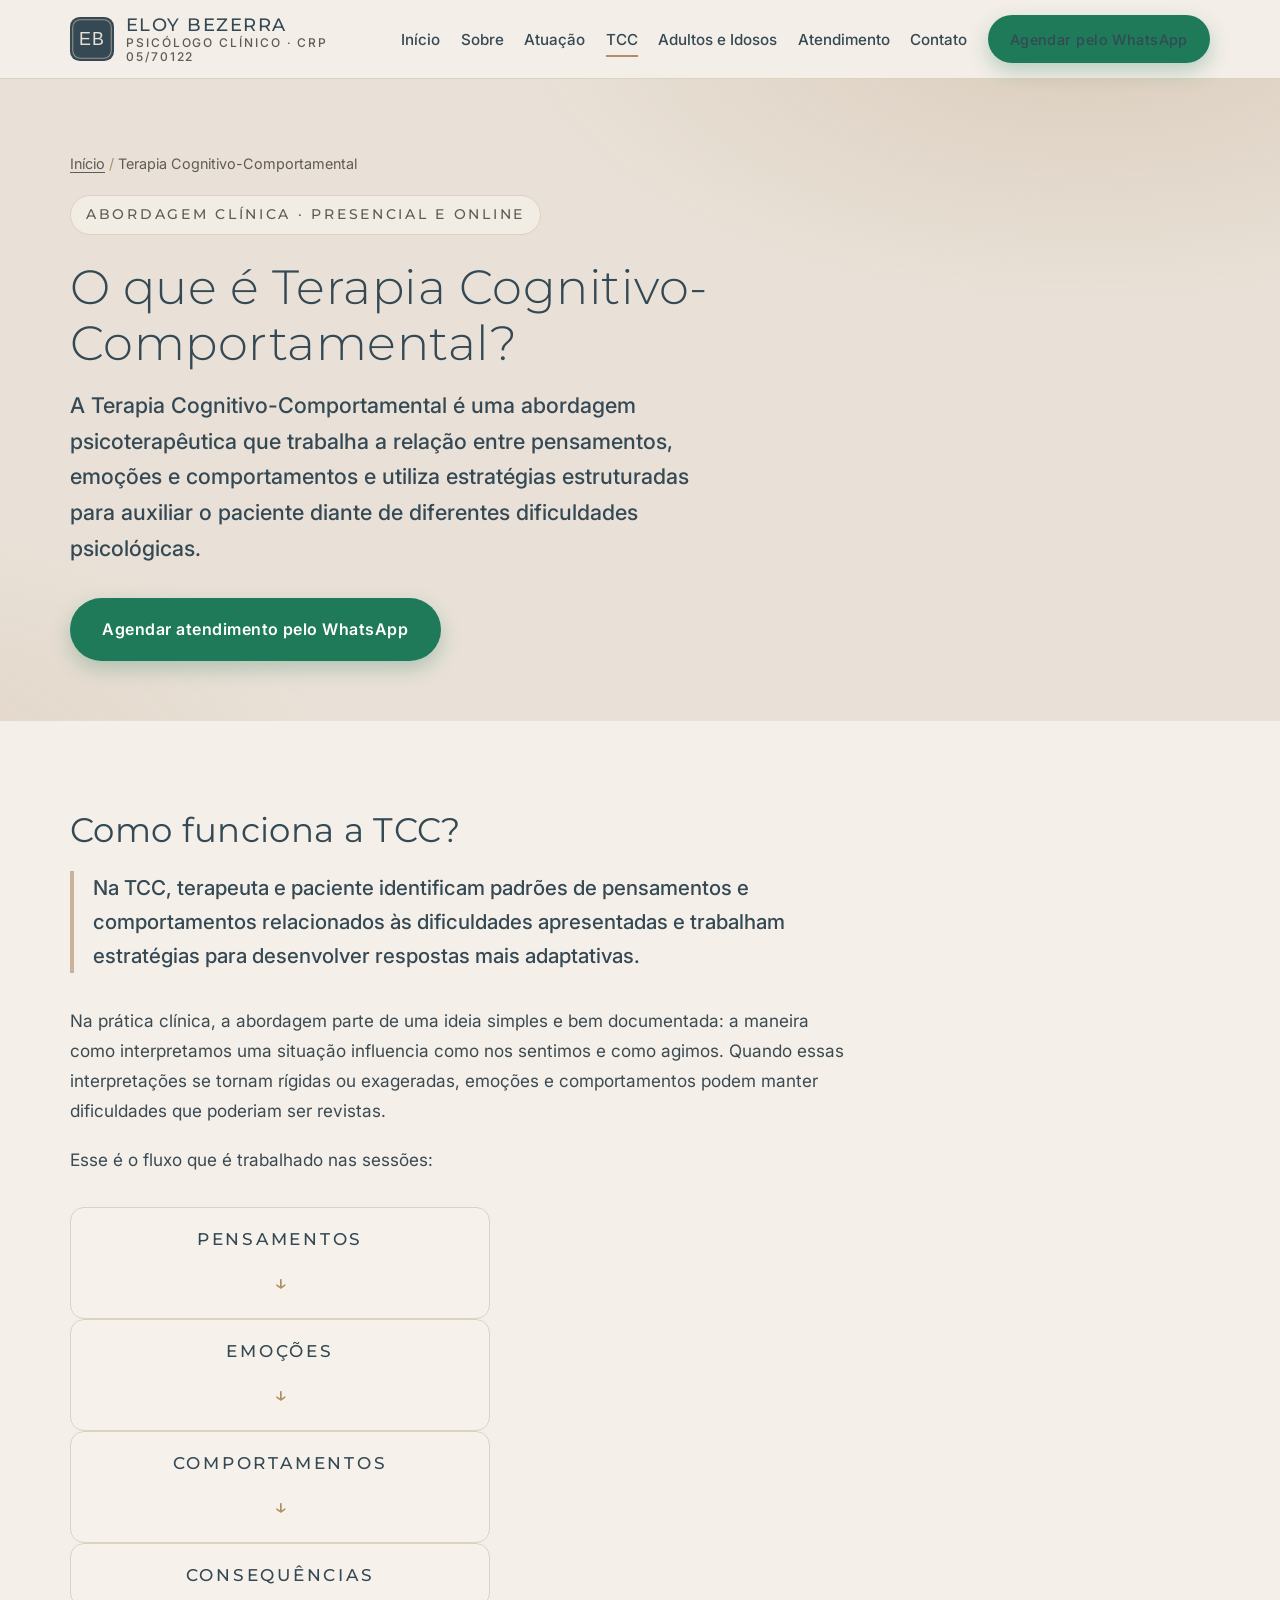
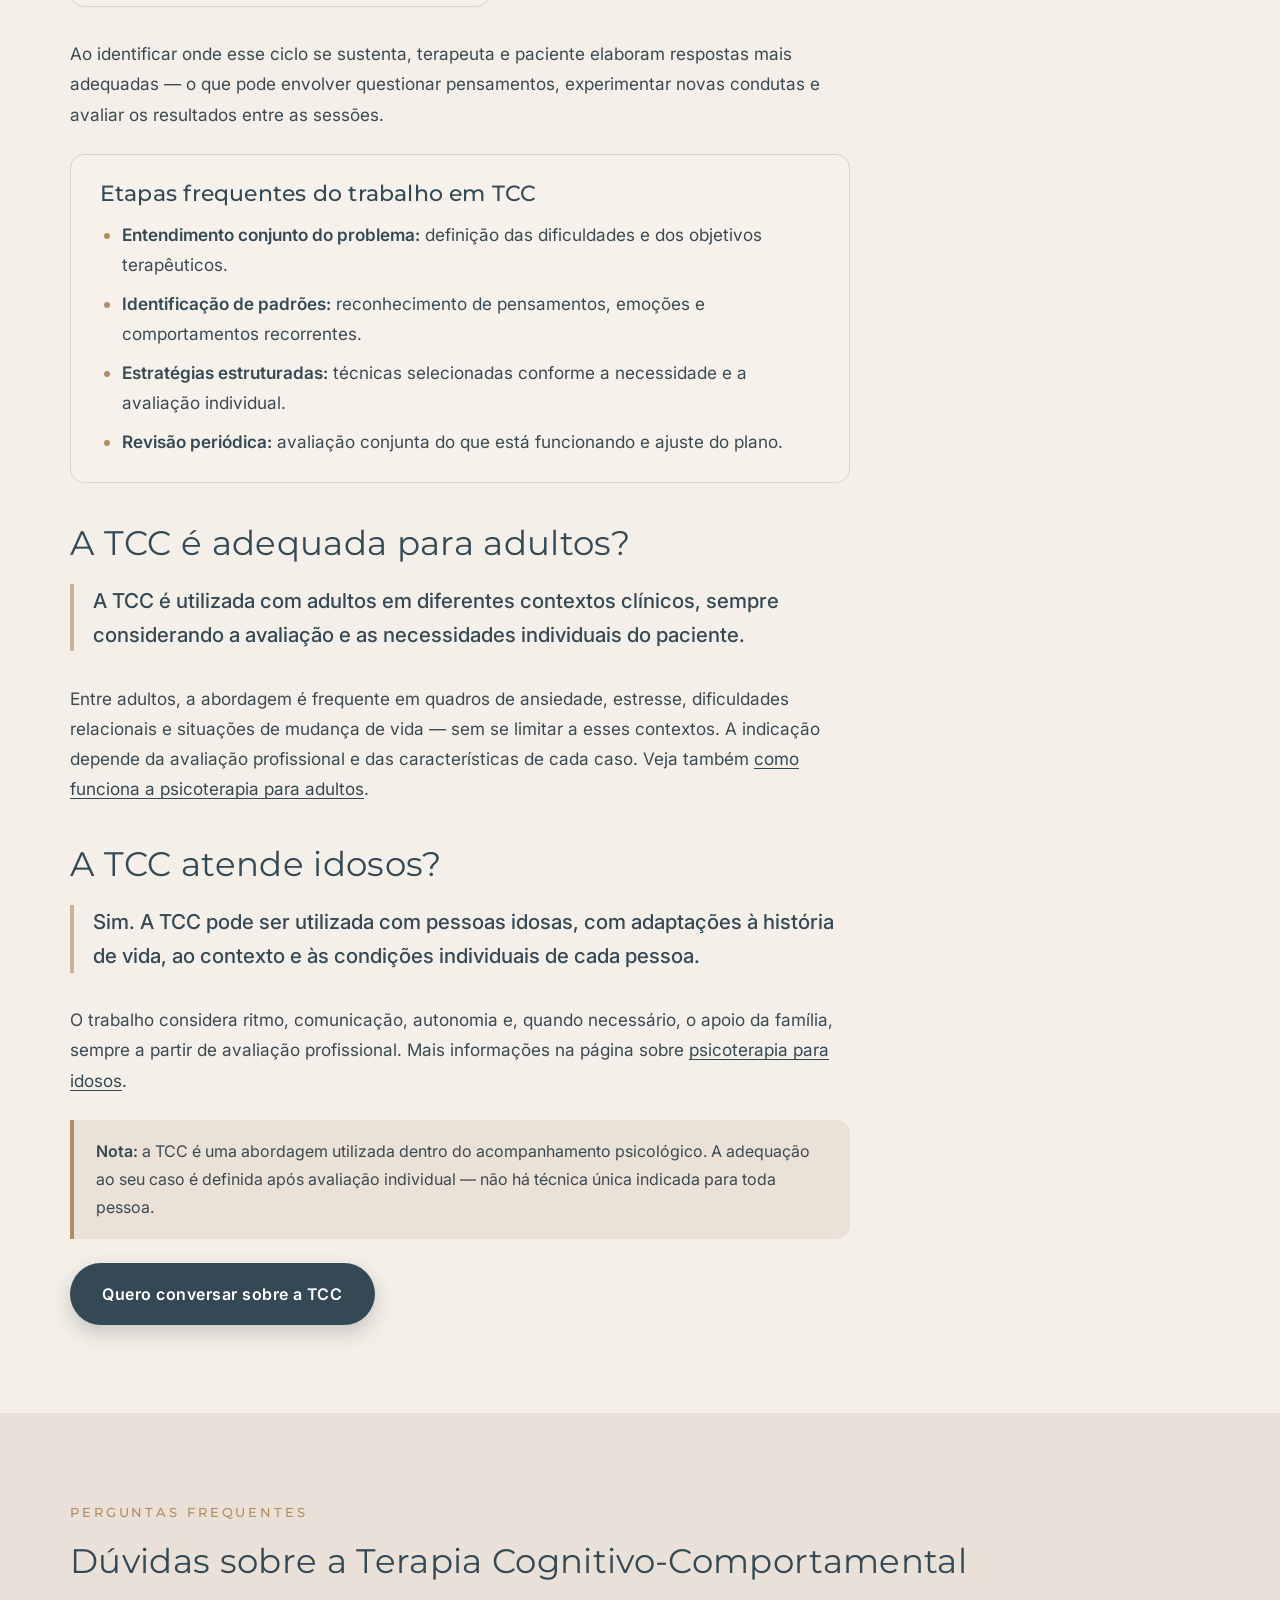
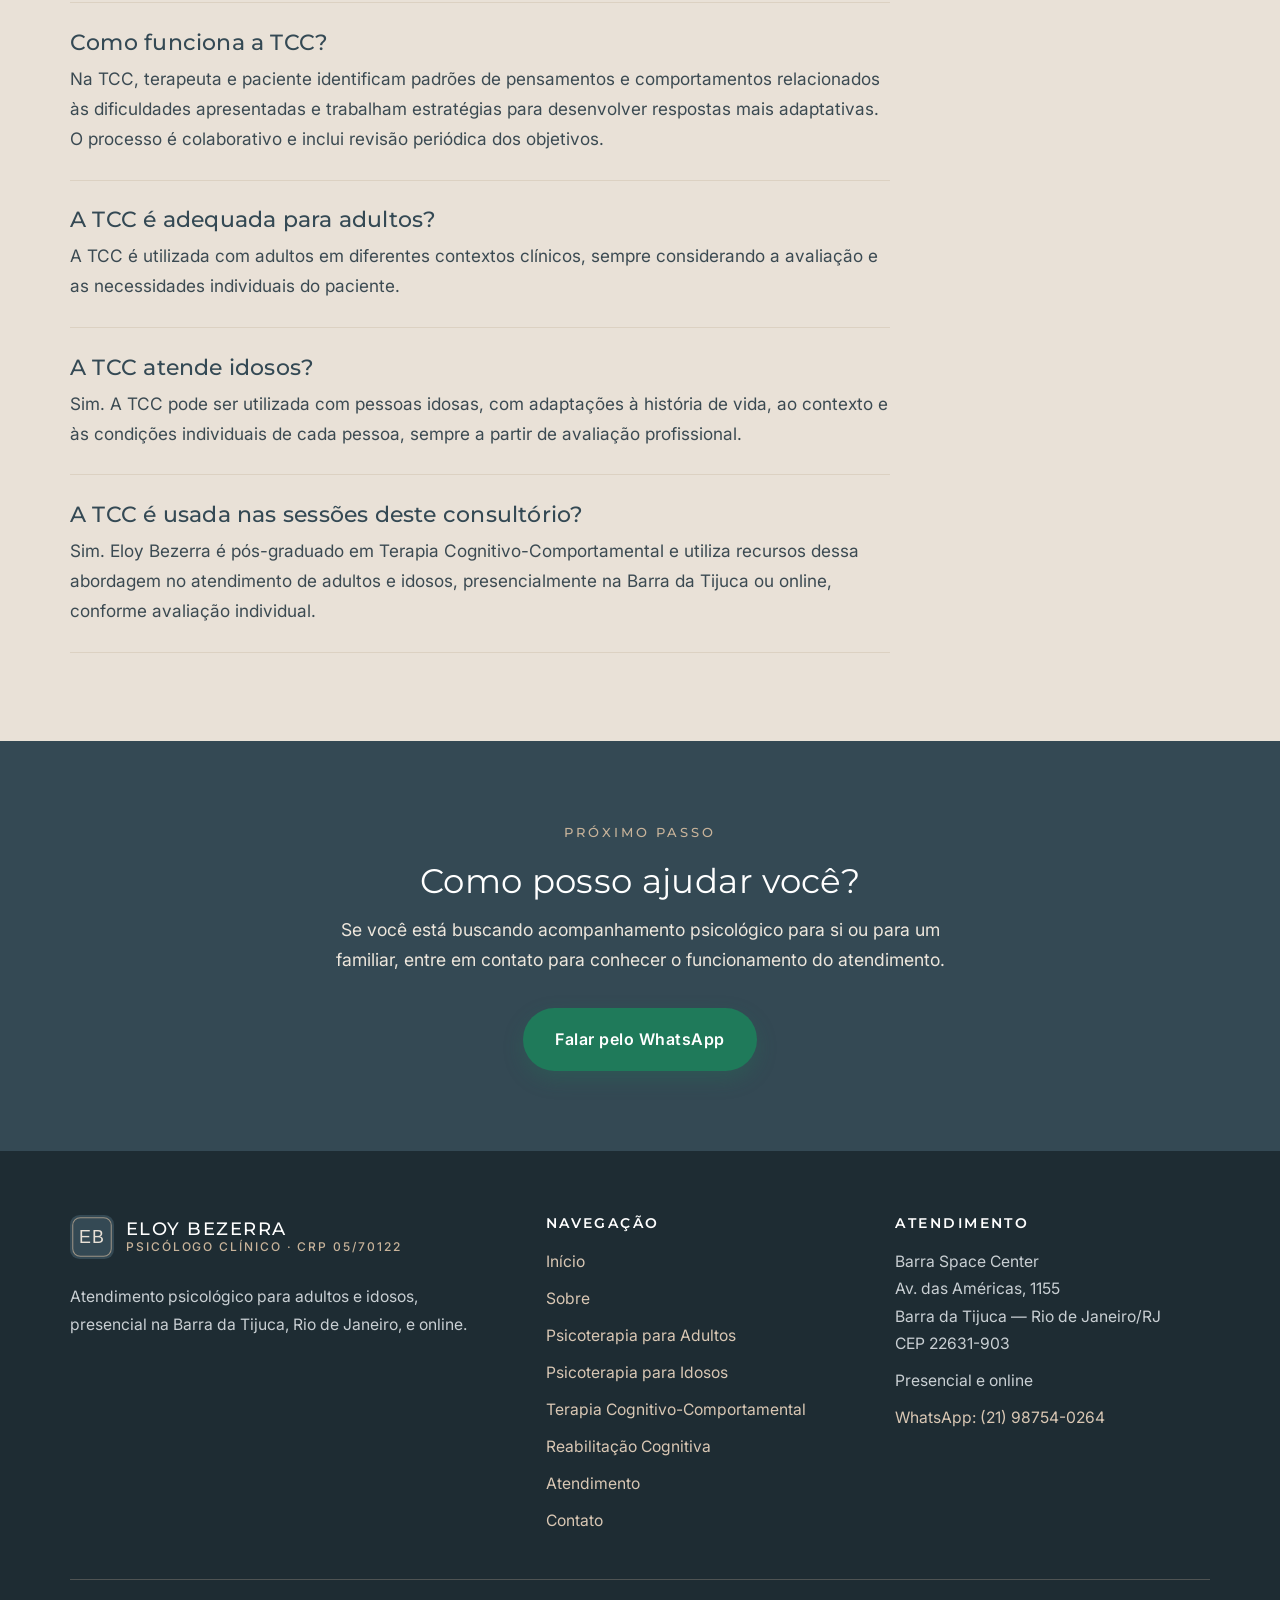
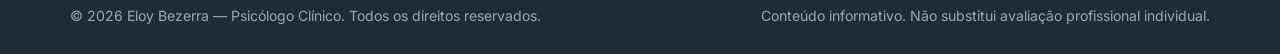
<file: terapia-cognitivo-comportamental/index.html>
<!DOCTYPE html>
<html lang="pt-BR">
<head>
  <meta charset="UTF-8">
  <meta name="viewport" content="width=device-width, initial-scale=1">
  <title>Terapia Cognitivo-Comportamental (TCC) | Eloy Bezerra</title>
  <meta name="description" content="O que é Terapia Cognitivo-Comportamental e como funciona a TCC: pensamentos, emoções e comportamentos explicados de forma clara por Eloy Bezerra, psicólogo clínico, CRP 05/70122.">
  <link rel="canonical" href="https://eloybezerra.com.br/terapia-cognitivo-comportamental">
  <meta property="og:type" content="website">
  <meta property="og:locale" content="pt_BR">
  <meta property="og:site_name" content="Eloy Bezerra">
  <meta property="og:title" content="Terapia Cognitivo-Comportamental (TCC) | Eloy Bezerra">
  <meta property="og:description" content="O que é Terapia Cognitivo-Comportamental e como funciona a TCC: pensamentos, emoções e comportamentos explicados de forma clara por Eloy Bezerra, psicólogo clínico, CRP 05/70122.">
  <meta property="og:url" content="https://eloybezerra.com.br/terapia-cognitivo-comportamental">
  <meta name="theme-color" content="#344954">
  <link rel="icon" href="/assets/img/favicon.svg" type="image/svg+xml">
  <link rel="describedby" href="/llms.txt" type="text/markdown">
  <link rel="preconnect" href="https://fonts.googleapis.com">
  <link rel="preconnect" href="https://fonts.gstatic.com" crossorigin>
  <link href="https://fonts.googleapis.com/css2?family=Inter:wght@400;500;600&family=Montserrat:wght@300;400;500&display=swap" rel="stylesheet">
  <link rel="stylesheet" href="/assets/css/style.css">
  <script type="application/ld+json">
  {
    "@context": "https://schema.org",
    "@graph": [
      {
        "@type": "WebPage",
        "@id": "https://eloybezerra.com.br/terapia-cognitivo-comportamental#pagina",
        "url": "https://eloybezerra.com.br/terapia-cognitivo-comportamental",
        "name": "O que é Terapia Cognitivo-Comportamental",
        "inLanguage": "pt-BR",
        "isPartOf": { "@id": "https://eloybezerra.com.br/#website" },
        "about": { "@id": "https://eloybezerra.com.br/sobre#eloy" }
      },
      {
        "@type": "BreadcrumbList",
        "itemListElement": [
          { "@type": "ListItem", "position": 1, "name": "Início", "item": "https://eloybezerra.com.br/" },
          { "@type": "ListItem", "position": 2, "name": "Terapia Cognitivo-Comportamental", "item": "https://eloybezerra.com.br/terapia-cognitivo-comportamental" }
        ]
      },
      {
        "@type": "FAQPage",
        "mainEntity": [
          {
            "@type": "Question",
            "name": "Como funciona a TCC?",
            "acceptedAnswer": {
              "@type": "Answer",
              "text": "Na TCC, terapeuta e paciente identificam padrões de pensamentos e comportamentos relacionados às dificuldades apresentadas e trabalham estratégias para desenvolver respostas mais adaptativas. O processo é colaborativo e inclui revisão periódica dos objetivos."
            }
          },
          {
            "@type": "Question",
            "name": "A TCC é adequada para adultos?",
            "acceptedAnswer": {
              "@type": "Answer",
              "text": "A TCC é utilizada com adultos em diferentes contextos clínicos, sempre considerando a avaliação e as necessidades individuais do paciente."
            }
          },
          {
            "@type": "Question",
            "name": "A TCC atende idosos?",
            "acceptedAnswer": {
              "@type": "Answer",
              "text": "Sim. A TCC pode ser utilizada com pessoas idosas, com adaptações à história de vida, ao contexto e às condições individuais de cada pessoa, sempre a partir de avaliação profissional."
            }
          },
          {
            "@type": "Question",
            "name": "A TCC é usada nas sessões deste consultório?",
            "acceptedAnswer": {
              "@type": "Answer",
              "text": "Sim. Eloy Bezerra é pós-graduado em Terapia Cognitivo-Comportamental e utiliza recursos dessa abordagem no atendimento de adultos e idosos, presencialmente na Barra da Tijuca ou online, conforme avaliação individual."
            }
          }
        ]
      }
    ]
  }
  </script>
</head>
<body>
  <a class="pular-conteudo" href="#conteudo">Pular para o conteúdo</a>

  <header class="cabecalho">
    <div class="container cabecalho__interno">
      <a class="marca" href="/">
        <img src="/assets/img/logo.svg" alt="Logotipo de Eloy Bezerra, psicólogo clínico" width="44" height="44">
        <span class="marca__textos">
          <span class="marca__nome">Eloy Bezerra</span>
          <span class="marca__cargo">Psicólogo Clínico · CRP 05/70122</span>
        </span>
      </a>

      <nav class="nav-desktop" aria-label="Navegação principal">
        <ul>
          <li><a href="/">Início</a></li>
          <li><a href="/sobre">Sobre</a></li>
          <li><a href="/#como-posso-ajudar">Atuação</a></li>
          <li><a href="/terapia-cognitivo-comportamental" aria-current="page">TCC</a></li>
          <li><a href="/psicoterapia-adultos">Adultos e Idosos</a></li>
          <li><a href="/atendimento">Atendimento</a></li>
          <li><a href="/contato">Contato</a></li>
          <li><a class="btn btn--whatsapp" href="https://wa.me/5521987540264?text=Ol%C3%A1%2C%20Eloy.%20Encontrei%20seu%20site%20e%20gostaria%20de%20obter%20informa%C3%A7%C3%B5es%20sobre%20o%20atendimento%20psicol%C3%B3gico.">Agendar pelo WhatsApp</a></li>
        </ul>
      </nav>

      <button class="menu-botao" id="menu-botao" type="button" aria-expanded="false" aria-controls="nav-mobile" aria-label="Abrir menu de navegação">
        <span></span><span></span><span></span>
      </button>
    </div>

    <nav class="nav-mobile" id="nav-mobile" data-aberto="false" aria-label="Navegação principal">
      <div class="container">
        <ul>
          <li><a href="/">Início</a></li>
          <li><a href="/sobre">Sobre</a></li>
          <li><a href="/#como-posso-ajudar">Atuação</a></li>
          <li><a href="/terapia-cognitivo-comportamental" aria-current="page">Terapia Cognitivo-Comportamental</a></li>
          <li><a href="/psicoterapia-adultos">Psicoterapia para Adultos</a></li>
          <li><a href="/psicoterapia-idosos">Psicoterapia para Idosos</a></li>
          <li><a href="/reabilitacao-cognitiva">Reabilitação Cognitiva</a></li>
          <li><a href="/atendimento">Atendimento</a></li>
          <li><a href="/contato">Contato</a></li>
        </ul>
        <a class="btn btn--whatsapp" href="https://wa.me/5521987540264?text=Ol%C3%A1%2C%20Eloy.%20Encontrei%20seu%20site%20e%20gostaria%20de%20obter%20informa%C3%A7%C3%B5es%20sobre%20o%20atendimento%20psicol%C3%B3gico.">Agendar pelo WhatsApp</a>
      </div>
    </nav>
  </header>

  <main id="conteudo">

    <section class="hero hero--interno">
      <div class="container">
        <div class="hero__conteudo">
          <p class="trilha"><a href="/">Início</a> <span>/</span> Terapia Cognitivo-Comportamental</p>
          <span class="hero__crp">Abordagem clínica · Presencial e online</span>
          <h1>O que é Terapia Cognitivo-Comportamental?</h1>
          <p class="hero__resposta">A Terapia Cognitivo-Comportamental é uma abordagem psicoterapêutica que trabalha a relação entre pensamentos, emoções e comportamentos e utiliza estratégias estruturadas para auxiliar o paciente diante de diferentes dificuldades psicológicas.</p>
          <div class="hero__acoes">
            <a class="btn btn--whatsapp" href="https://wa.me/5521987540264?text=Ol%C3%A1%2C%20Eloy.%20Encontrei%20seu%20site%20e%20gostaria%20de%20obter%20informa%C3%A7%C3%B5es%20sobre%20o%20atendimento%20psicol%C3%B3gico.">Agendar atendimento pelo WhatsApp</a>
          </div>
        </div>
      </div>
    </section>

    <section class="secao secao--clara">
      <div class="container">
        <div class="conteudo-resposta">
          <h2>Como funciona a TCC?</h2>
          <p class="resposta linha-resposta">Na TCC, terapeuta e paciente identificam padrões de pensamentos e comportamentos relacionados às dificuldades apresentadas e trabalham estratégias para desenvolver respostas mais adaptativas.</p>
          <p>Na prática clínica, a abordagem parte de uma ideia simples e bem documentada: a maneira como interpretamos uma situação influencia como nos sentimos e como agimos. Quando essas interpretações se tornam rígidas ou exageradas, emoções e comportamentos podem manter dificuldades que poderiam ser revistas.</p>

          <p>Esse é o fluxo que é trabalhado nas sessões:</p>

          <ul class="diagrama" aria-label="Relação entre pensamentos, emoções, comportamentos e consequências">
            <li>Pensamentos</li>
            <li>Emoções</li>
            <li>Comportamentos</li>
            <li>Consequências</li>
          </ul>

          <p>Ao identificar onde esse ciclo se sustenta, terapeuta e paciente elaboram respostas mais adequadas — o que pode envolver questionar pensamentos, experimentar novas condutas e avaliar os resultados entre as sessões.</p>

          <div class="bloco-lista">
            <h3>Etapas frequentes do trabalho em TCC</h3>
            <ul>
              <li><strong>Entendimento conjunto do problema:</strong> definição das dificuldades e dos objetivos terapêuticos.</li>
              <li><strong>Identificação de padrões:</strong> reconhecimento de pensamentos, emoções e comportamentos recorrentes.</li>
              <li><strong>Estratégias estruturadas:</strong> técnicas selecionadas conforme a necessidade e a avaliação individual.</li>
              <li><strong>Revisão periódica:</strong> avaliação conjunta do que está funcionando e ajuste do plano.</li>
            </ul>
          </div>

          <h2>A TCC é adequada para adultos?</h2>
          <p class="resposta linha-resposta">A TCC é utilizada com adultos em diferentes contextos clínicos, sempre considerando a avaliação e as necessidades individuais do paciente.</p>
          <p>Entre adultos, a abordagem é frequente em quadros de ansiedade, estresse, dificuldades relacionais e situações de mudança de vida — sem se limitar a esses contextos. A indicação depende da avaliação profissional e das características de cada caso. Veja também <a href="/psicoterapia-adultos">como funciona a psicoterapia para adultos</a>.</p>

          <h2>A TCC atende idosos?</h2>
          <p class="resposta linha-resposta">Sim. A TCC pode ser utilizada com pessoas idosas, com adaptações à história de vida, ao contexto e às condições individuais de cada pessoa.</p>
          <p>O trabalho considera ritmo, comunicação, autonomia e, quando necessário, o apoio da família, sempre a partir de avaliação profissional. Mais informações na página sobre <a href="/psicoterapia-idosos">psicoterapia para idosos</a>.</p>

          <div class="nota">
            <p><strong>Nota:</strong> a TCC é uma abordagem utilizada dentro do acompanhamento psicológico. A adequação ao seu caso é definida após avaliação individual — não há técnica única indicada para toda pessoa.</p>
          </div>

          <a class="btn btn--primario" href="https://wa.me/5521987540264?text=Ol%C3%A1%2C%20Eloy.%20Encontrei%20seu%20site%20e%20gostaria%20de%20obter%20informa%C3%A7%C3%B5es%20sobre%20o%20atendimento%20psicol%C3%B3gico.">Quero conversar sobre a TCC</a>
        </div>
      </div>
    </section>

    <section class="secao" id="perguntas-frequentes">
      <div class="container">
        <span class="rotulo">Perguntas frequentes</span>
        <h2>Dúvidas sobre a Terapia Cognitivo-Comportamental</h2>

        <div class="faq">
          <div class="faq__item">
            <h3>Como funciona a TCC?</h3>
            <p>Na TCC, terapeuta e paciente identificam padrões de pensamentos e comportamentos relacionados às dificuldades apresentadas e trabalham estratégias para desenvolver respostas mais adaptativas. O processo é colaborativo e inclui revisão periódica dos objetivos.</p>
          </div>
          <div class="faq__item">
            <h3>A TCC é adequada para adultos?</h3>
            <p>A TCC é utilizada com adultos em diferentes contextos clínicos, sempre considerando a avaliação e as necessidades individuais do paciente.</p>
          </div>
          <div class="faq__item">
            <h3>A TCC atende idosos?</h3>
            <p>Sim. A TCC pode ser utilizada com pessoas idosas, com adaptações à história de vida, ao contexto e às condições individuais de cada pessoa, sempre a partir de avaliação profissional.</p>
          </div>
          <div class="faq__item">
            <h3>A TCC é usada nas sessões deste consultório?</h3>
            <p>Sim. Eloy Bezerra é pós-graduado em Terapia Cognitivo-Comportamental e utiliza recursos dessa abordagem no atendimento de adultos e idosos, presencialmente na Barra da Tijuca ou online, conforme avaliação individual.</p>
          </div>
        </div>
      </div>
    </section>

    <section class="cta-final">
      <div class="container">
        <span class="rotulo">Próximo passo</span>
        <h2>Como posso ajudar você?</h2>
        <p>Se você está buscando acompanhamento psicológico para si ou para um familiar, entre em contato para conhecer o funcionamento do atendimento.</p>
        <a class="btn btn--whatsapp" href="https://wa.me/5521987540264?text=Ol%C3%A1%2C%20Eloy.%20Encontrei%20seu%20site%20e%20gostaria%20de%20obter%20informa%C3%A7%C3%B5es%20sobre%20o%20atendimento%20psicol%C3%B3gico.">Falar pelo WhatsApp</a>
      </div>
    </section>

  </main>

  <footer class="rodape">
    <div class="container">
      <div class="rodape__grade">
        <div>
          <a class="marca" href="/">
            <img src="/assets/img/logo.svg" alt="Logotipo de Eloy Bezerra, psicólogo clínico" width="44" height="44">
            <span class="marca__textos">
              <span class="marca__nome">Eloy Bezerra</span>
              <span class="marca__cargo">Psicólogo Clínico · CRP 05/70122</span>
            </span>
          </a>
          <p class="rodape__texto">Atendimento psicológico para adultos e idosos, presencial na Barra da Tijuca, Rio de Janeiro, e online.</p>
        </div>
        <div>
          <h2>Navegação</h2>
          <ul>
            <li><a href="/">Início</a></li>
            <li><a href="/sobre">Sobre</a></li>
            <li><a href="/psicoterapia-adultos">Psicoterapia para Adultos</a></li>
            <li><a href="/psicoterapia-idosos">Psicoterapia para Idosos</a></li>
            <li><a href="/terapia-cognitivo-comportamental">Terapia Cognitivo-Comportamental</a></li>
            <li><a href="/reabilitacao-cognitiva">Reabilitação Cognitiva</a></li>
            <li><a href="/atendimento">Atendimento</a></li>
            <li><a href="/contato">Contato</a></li>
          </ul>
        </div>
        <div>
          <h2>Atendimento</h2>
          <ul>
            <li>Barra Space Center<br>Av. das Américas, 1155<br>Barra da Tijuca — Rio de Janeiro/RJ<br>CEP 22631-903</li>
            <li>Presencial e online</li>
            <li><a href="https://wa.me/5521987540264?text=Ol%C3%A1%2C%20Eloy.%20Encontrei%20seu%20site%20e%20gostaria%20de%20obter%20informa%C3%A7%C3%B5es%20sobre%20o%20atendimento%20psicol%C3%B3gico.">WhatsApp: (21) 98754-0264</a></li>
          </ul>
        </div>
      </div>
      <div class="rodape__base">
        <p>© <span id="ano-atual">2026</span> Eloy Bezerra — Psicólogo Clínico. Todos os direitos reservados.</p>
        <p>Conteúdo informativo. Não substitui avaliação profissional individual.</p>
      </div>
    </div>
  </footer>

  <a class="btn btn--whatsapp whatsapp-flutuante visivel-somente-mobile" href="https://wa.me/5521987540264?text=Ol%C3%A1%2C%20Eloy.%20Encontrei%20seu%20site%20e%20gostaria%20de%20obter%20informa%C3%A7%C3%B5es%20sobre%20o%20atendimento%20psicol%C3%B3gico.">Agendar atendimento pelo WhatsApp</a>

  <script src="/assets/js/main.js" defer></script>
</body>
</html>
</file>
<file: assets/css/style.css>
/* ============================================================
   ELOY BEZERRA — PSICÓLOGO CLÍNICO
   Identidade visual: sofisticada, acolhadora, minimalista
   ============================================================ */

/* ---------- 1. Tokens ---------- */
:root {
  --azul: #344954;
  --azul-escuro: #26363F;
  --azul-profundo: #1E2C33;
  --bege: #C8B39A;
  --bege-claro: #D9C7B4;
  --bg: #E9E1D7;
  --bg-claro: #F4EFE8;
  --card: #F6F2EB;
  --texto: #344954;
  --texto-corpo: #3B4A52;
  --texto-2: #5F5B55;
  --borda: #DCD1C2;
  --branco: #FFFFFF;
  --destaque: #B08D64;

  --fonte-titulo: "Montserrat", "Segoe UI", sans-serif;
  --fonte-corpo: "Inter", "Segoe UI", sans-serif;

  --largura: 1140px;
  --raio: 14px;
  --sombra: 0 10px 30px rgba(38, 54, 63, 0.08);
  --transicao: 180ms ease;
}

/* ---------- 2. Reset e base ---------- */
*,
*::before,
*::after {
  box-sizing: border-box;
}

html {
  scroll-behavior: smooth;
  -webkit-text-size-adjust: 100%;
}

/* Âncoras não ficam escondidas sob o cabeçalho fixo */
[id] {
  scroll-margin-top: 100px;
}

body {
  margin: 0;
  font-family: var(--fonte-corpo);
  font-size: 1.075rem;
  line-height: 1.75;
  color: var(--texto-corpo);
  background-color: var(--bg);
  font-weight: 400;
  -webkit-font-smoothing: antialiased;
}

img,
svg,
iframe {
  max-width: 100%;
  height: auto;
  display: block;
}

h1,
h2,
h3,
h4 {
  font-family: var(--fonte-titulo);
  color: var(--texto);
  line-height: 1.25;
  margin: 0 0 0.6em;
  font-weight: 400;
  letter-spacing: 0.01em;
}

h1 {
  font-size: clamp(2rem, 4.6vw, 3rem);
  font-weight: 300;
  line-height: 1.18;
}

h2 {
  font-size: clamp(1.55rem, 3vw, 2.1rem);
  font-weight: 400;
}

h3 {
  font-size: clamp(1.15rem, 2vw, 1.35rem);
  font-weight: 500;
}

p {
  margin: 0 0 1.1em;
}

a {
  color: var(--azul);
  text-decoration-thickness: 1px;
  text-underline-offset: 3px;
}

a:hover {
  color: var(--destaque);
}

ul,
ol {
  padding-left: 1.3em;
  margin: 0 0 1.2em;
}

li {
  margin-bottom: 0.5em;
}

strong {
  font-weight: 600;
  color: var(--texto);
}

/* Foco visível — requisito de acessibilidade */
:focus-visible {
  outline: 3px solid var(--destaque);
  outline-offset: 3px;
  border-radius: 4px;
}

/* Link para pular conteúdo (acessibilidade) */
.pular-conteudo {
  position: absolute;
  left: -9999px;
  top: 0;
  background: var(--azul);
  color: var(--branco);
  padding: 0.8em 1.4em;
  z-index: 200;
  border-radius: 0 0 var(--raio) 0;
  font-weight: 600;
}

.pular-conteudo:focus {
  left: 0;
  color: var(--branco);
}

.container {
  width: min(100% - 2.5rem, var(--largura));
  margin-inline: auto;
}

.secao {
  padding: clamp(3rem, 7vw, 5.5rem) 0;
}

.secao--clara {
  background-color: var(--bg-claro);
}

.secao--escura {
  background-color: var(--azul);
  color: #EDE6DC;
}

.secao--escura h2,
.secao--escura h3 {
  color: var(--branco);
}

.texto-centro {
  text-align: center;
}

/* Rótulo de seção (eyebrow) */
.rotulo {
  display: block;
  font-family: var(--fonte-titulo);
  font-size: 0.82rem;
  font-weight: 500;
  letter-spacing: 0.22em;
  text-transform: uppercase;
  color: var(--destaque);
  margin-bottom: 1rem;
}

.secao--escura .rotulo {
  color: var(--bege);
}

/* Resposta direta (Answer-First) */
.resposta {
  font-size: clamp(1.1rem, 2vw, 1.28rem);
  font-weight: 500;
  color: var(--texto);
  line-height: 1.65;
  margin-bottom: 1.3em;
}

.secao--escura .resposta {
  color: #F3EDE4;
}

.linha-resposta {
  border-left: 4px solid var(--bege);
  padding-left: 1.2rem;
  margin-bottom: 1.6em;
}

/* ---------- 3. Botões ---------- */
.btn {
  display: inline-flex;
  align-items: center;
  justify-content: center;
  gap: 0.6em;
  font-family: var(--fonte-corpo);
  font-size: 1rem;
  font-weight: 600;
  letter-spacing: 0.03em;
  padding: 0.95em 1.9em;
  min-height: 52px;
  border-radius: 999px;
  border: 2px solid transparent;
  text-decoration: none;
  cursor: pointer;
  transition: transform var(--transicao), background-color var(--transicao),
    color var(--transicao), border-color var(--transicao), box-shadow var(--transicao);
}

.btn:hover {
  transform: translateY(-2px);
}

.btn:active {
  transform: translateY(0);
}

.btn--primario {
  background-color: var(--azul);
  color: var(--branco);
  box-shadow: 0 8px 20px rgba(38, 54, 63, 0.22);
}

.btn--primario:hover {
  background-color: var(--azul-escuro);
  color: var(--branco);
}

.btn--whatsapp {
  background-color: #1F7A5A;
  color: var(--branco);
  box-shadow: 0 8px 20px rgba(31, 122, 90, 0.28);
}

.btn--whatsapp:hover {
  background-color: #176047;
  color: var(--branco);
}

.btn--contorno {
  background-color: transparent;
  color: var(--azul);
  border-color: var(--azul);
}

.btn--contorno:hover {
  background-color: var(--azul);
  color: var(--branco);
}

.btn--claro {
  background-color: var(--bg-claro);
  color: var(--azul);
}

.btn--claro:hover {
  background-color: var(--branco);
  color: var(--azul);
}

.btn .icone {
  width: 20px;
  height: 20px;
  flex: none;
}

/* ---------- 4. Cabeçalho ---------- */
.cabecalho {
  position: sticky;
  top: 0;
  z-index: 100;
  background-color: rgba(244, 239, 232, 0.94);
  backdrop-filter: blur(8px);
  border-bottom: 1px solid var(--borda);
}

.cabecalho__interno {
  display: flex;
  align-items: center;
  justify-content: space-between;
  gap: 1.5rem;
  min-height: 78px;
  padding-block: 0.6rem;
}

.marca {
  display: inline-flex;
  align-items: center;
  gap: 0.75rem;
  text-decoration: none;
  color: var(--texto);
}

.marca img {
  width: 44px;
  height: 44px;
}

.marca__textos {
  display: flex;
  flex-direction: column;
  line-height: 1.2;
}

.marca__nome {
  font-family: var(--fonte-titulo);
  font-size: 1.15rem;
  font-weight: 500;
  letter-spacing: 0.08em;
  text-transform: uppercase;
  color: var(--texto);
}

.marca__cargo {
  font-size: 0.75rem;
  font-weight: 500;
  letter-spacing: 0.16em;
  text-transform: uppercase;
  color: var(--texto-2);
}

.nav-desktop {
  display: none;
}

.nav-desktop ul {
  display: flex;
  align-items: center;
  gap: clamp(0.9rem, 1.6vw, 1.6rem);
  list-style: none;
  margin: 0;
  padding: 0;
}

.nav-desktop li {
  margin: 0;
}

.nav-desktop a {
  font-size: 0.95rem;
  font-weight: 500;
  color: var(--texto);
  text-decoration: none;
  padding: 0.4rem 0;
  border-bottom: 2px solid transparent;
  transition: border-color var(--transicao), color var(--transicao);
  white-space: nowrap;
}

.nav-desktop a:hover,
.nav-desktop a[aria-current="page"] {
  border-bottom-color: var(--destaque);
  color: var(--texto);
}

.nav-desktop .btn {
  padding: 0.7em 1.4em;
  min-height: 46px;
  font-size: 0.9rem;
  border-bottom: none;
}

.nav-desktop .btn:hover {
  border-bottom: none;
}

/* Botão do menu (mobile) */
.menu-botao {
  display: inline-flex;
  flex-direction: column;
  justify-content: center;
  gap: 5px;
  width: 48px;
  height: 48px;
  padding: 10px;
  background: transparent;
  border: 1px solid var(--borda);
  border-radius: 10px;
  cursor: pointer;
}

.menu-botao span {
  display: block;
  height: 2px;
  width: 100%;
  background-color: var(--azul);
  border-radius: 2px;
  transition: transform var(--transicao), opacity var(--transicao);
}

.menu-botao[aria-expanded="true"] span:nth-child(1) {
  transform: translateY(7px) rotate(45deg);
}

.menu-botao[aria-expanded="true"] span:nth-child(2) {
  opacity: 0;
}

.menu-botao[aria-expanded="true"] span:nth-child(3) {
  transform: translateY(-7px) rotate(-45deg);
}

/* Menu mobile */
.nav-mobile {
  display: none;
  border-top: 1px solid var(--borda);
  background-color: var(--bg-claro);
  padding: 1rem 0 1.5rem;
}

.nav-mobile[data-aberto="true"] {
  display: block;
}

.nav-mobile ul {
  list-style: none;
  margin: 0 0 1.2rem;
  padding: 0;
}

.nav-mobile li {
  margin: 0;
  border-bottom: 1px solid var(--borda);
}

.nav-mobile a {
  display: block;
  padding: 0.95rem 0.2rem;
  font-size: 1.05rem;
  font-weight: 500;
  color: var(--texto);
  text-decoration: none;
}

.nav-mobile a[aria-current="page"] {
  color: var(--destaque);
  font-weight: 600;
}

.nav-mobile .btn {
  width: 100%;
}

/* ---------- 5. Hero ---------- */
.hero {
  position: relative;
  overflow: hidden;
  padding: clamp(3.5rem, 8vw, 6.5rem) 0 clamp(3rem, 7vw, 5.5rem);
  background:
    radial-gradient(60rem 30rem at 85% -10%, rgba(200, 179, 154, 0.45), transparent 60%),
    radial-gradient(45rem 25rem at -10% 110%, rgba(217, 199, 180, 0.5), transparent 65%),
    var(--bg);
}

.hero__conteudo {
  max-width: 820px;
  position: relative;
  z-index: 1;
}

.hero h1 {
  margin-bottom: 1rem;
}

.hero__crp {
  display: inline-block;
  font-family: var(--fonte-titulo);
  font-size: 0.85rem;
  font-weight: 500;
  letter-spacing: 0.2em;
  text-transform: uppercase;
  color: var(--texto-2);
  border: 1px solid var(--borda);
  background-color: rgba(246, 242, 235, 0.7);
  padding: 0.5em 1.1em;
  border-radius: 999px;
  margin-bottom: 1.5rem;
}

.hero__resposta {
  font-size: clamp(1.12rem, 2.2vw, 1.35rem);
  font-weight: 500;
  color: var(--texto);
  line-height: 1.65;
  max-width: 46ch;
  margin-bottom: 2rem;
}

.hero__acoes {
  display: flex;
  flex-wrap: wrap;
  gap: 1rem;
}

.hero__extras {
  display: flex;
  flex-wrap: wrap;
  gap: 0.8rem 2rem;
  margin-top: 2.4rem;
  padding-top: 1.6rem;
  border-top: 1px solid var(--borda);
  list-style: none;
  padding-left: 0;
}

.hero__extras li {
  display: flex;
  align-items: center;
  gap: 0.55rem;
  font-size: 0.98rem;
  font-weight: 500;
  color: var(--texto-2);
  margin: 0;
}

.hero__extras svg {
  width: 20px;
  height: 20px;
  color: var(--destaque);
  flex: none;
}

/* Cabeçalho de páginas internas */
.hero--interno {
  padding: clamp(2.8rem, 6vw, 4.5rem) 0 clamp(2.4rem, 5vw, 3.8rem);
}

.hero--interno .hero__conteudo {
  max-width: 860px;
}

.trilha {
  font-size: 0.9rem;
  color: var(--texto-2);
  margin-bottom: 1.2rem;
}

.trilha a {
  color: var(--texto-2);
}

.trilha span {
  color: var(--destaque);
}

/* ---------- 6. Cards ---------- */
.grade-cards {
  display: grid;
  grid-template-columns: repeat(auto-fit, minmax(270px, 1fr));
  gap: 1.4rem;
  margin-top: 2.5rem;
}

.cartao {
  background-color: var(--card);
  border: 1px solid var(--borda);
  border-radius: var(--raio);
  padding: 1.8rem 1.6rem;
  box-shadow: 0 4px 14px rgba(38, 54, 63, 0.05);
  transition: transform var(--transicao), box-shadow var(--transicao);
  display: flex;
  flex-direction: column;
}

.cartao:hover {
  transform: translateY(-4px);
  box-shadow: var(--sombra);
}

.cartao__numero {
  display: block;
  font-family: var(--fonte-titulo);
  font-size: 0.85rem;
  font-weight: 500;
  letter-spacing: 0.24em;
  color: var(--destaque);
  margin-bottom: 0.9rem;
}

.cartao h3 {
  margin-bottom: 0.5rem;
}

.cartao p {
  margin-bottom: 1rem;
  font-size: 1.02rem;
}

.cartao a.saber-mais {
  margin-top: auto;
  font-weight: 600;
  font-size: 0.95rem;
  text-decoration: none;
  color: var(--azul);
  display: inline-flex;
  align-items: center;
  gap: 0.4rem;
}

.cartao a.saber-mais::after {
  content: "→";
  transition: transform var(--transicao);
}

.cartao a.saber-mais:hover::after {
  transform: translateX(4px);
}

/* ---------- 7. Blocos de conteúdo (páginas internas) */
.conteudo-resposta {
  max-width: 780px;
}

.conteudo-resposta > h2 {
  margin-top: 2.4rem;
}

.conteudo-resposta > h2:first-child {
  margin-top: 0;
}

.conteudo-resposta ul li::marker {
  color: var(--destaque);
}

.bloco-lista {
  background-color: var(--card);
  border: 1px solid var(--borda);
  border-radius: var(--raio);
  padding: 1.6rem 1.8rem;
  margin: 1.5rem 0;
}

.bloco-lista ul {
  margin-bottom: 0;
}

.bloco-lista ul li:last-child {
  margin-bottom: 0;
}

/* Destaque de texto (lead) */
.lead {
  font-size: 1.15rem;
  font-weight: 500;
  color: var(--texto);
  line-height: 1.65;
}

/* Citação / nota técnica */
.nota {
  background-color: rgba(217, 199, 180, 0.35);
  border-left: 4px solid var(--destaque);
  border-radius: 0 var(--raio) var(--raio) 0;
  padding: 1.1rem 1.4rem;
  font-size: 1rem;
  margin: 1.5rem 0;
}

.nota p:last-child {
  margin-bottom: 0;
}

/* Foto do profissional */
.foto-perfil {
  margin: 0 0 1.6rem;
}

.foto-perfil img {
  width: 100%;
  height: auto;
  border-radius: var(--raio);
  border: 1px solid var(--borda);
  box-shadow: var(--sombra);
}

.foto-perfil figcaption {
  margin-top: 0.75rem;
  text-align: center;
  font-size: 0.95rem;
  color: var(--texto-2);
}

/* Credenciais */
.credenciais {
  background-color: var(--card);
  border: 1px solid var(--borda);
  border-radius: var(--raio);
  padding: 2rem;
  box-shadow: var(--sombra);
}

.credenciais dl {
  margin: 0;
}

.credenciais dt {
  font-size: 0.8rem;
  font-weight: 600;
  letter-spacing: 0.16em;
  text-transform: uppercase;
  color: var(--texto-2);
  margin-top: 1.2rem;
}

.credenciais dt:first-child {
  margin-top: 0;
}

.credenciais dd {
  margin: 0.25rem 0 0;
  font-size: 1.08rem;
  font-weight: 500;
  color: var(--texto);
}

/* Diagrama TCC */
.diagrama {
  list-style: none;
  padding: 0;
  margin: 2rem 0;
  max-width: 420px;
}

.diagrama li {
  background-color: var(--card);
  border: 1px solid var(--borda);
  border-radius: var(--raio);
  text-align: center;
  padding: 1rem;
  font-family: var(--fonte-titulo);
  font-weight: 500;
  letter-spacing: 0.16em;
  text-transform: uppercase;
  color: var(--texto);
  margin: 0;
}

.diagrama li:not(:last-child)::after {
  content: "↓";
  display: block;
  font-size: 1.4rem;
  color: var(--destaque);
  margin-top: 0.55rem;
  letter-spacing: 0;
}

/* Passos numerados */
.passos {
  counter-reset: passo;
  list-style: none;
  padding: 0;
  margin: 2rem 0;
}

.passos li {
  counter-increment: passo;
  position: relative;
  padding-left: 3.6rem;
  margin-bottom: 1.6rem;
}

.passos li::before {
  content: counter(passo);
  position: absolute;
  left: 0;
  top: 0;
  width: 44px;
  height: 44px;
  border-radius: 50%;
  background-color: var(--azul);
  color: var(--branco);
  font-family: var(--fonte-titulo);
  font-weight: 500;
  display: flex;
  align-items: center;
  justify-content: center;
}

.passos strong {
  display: block;
  font-size: 1.08rem;
  margin-bottom: 0.2rem;
}

/* Perguntas frequentes (blocos abertos, sem acordeão) */
.faq {
  max-width: 820px;
}

.faq__item {
  border-top: 1px solid var(--borda);
  padding: 1.6rem 0;
}

.faq__item:last-child {
  border-bottom: 1px solid var(--borda);
}

.faq__item h3 {
  margin-bottom: 0.5rem;
}

.faq__item p {
  margin-bottom: 0;
}

/* Dois blocos lado a lado */
.grade-2 {
  display: grid;
  grid-template-columns: 1fr;
  gap: 2rem;
  align-items: start;
}

/* ---------- 8. Atendimento / mapa ---------- */
.info-lista {
  list-style: none;
  padding: 0;
  margin: 1.5rem 0;
}

.info-lista li {
  display: flex;
  gap: 0.9rem;
  align-items: flex-start;
  margin-bottom: 1.1rem;
}

.info-lista svg {
  width: 22px;
  height: 22px;
  color: var(--destaque);
  flex: none;
  margin-top: 0.3rem;
}

.info-lista strong {
  display: block;
}

.mapa {
  border: 1px solid var(--borda);
  border-radius: var(--raio);
  overflow: hidden;
  background-color: var(--card);
  box-shadow: var(--sombra);
}

.mapa iframe {
  width: 100%;
  height: 380px;
  border: 0;
  display: block;
}

.mapa__rodape {
  padding: 1rem 1.4rem;
  font-size: 0.95rem;
  display: flex;
  flex-wrap: wrap;
  gap: 0.8rem;
  justify-content: space-between;
  align-items: center;
}

/* ---------- 9. CTA final ---------- */
.cta-final {
  background-color: var(--azul);
  color: #EDE6DC;
  text-align: center;
  padding: clamp(3.2rem, 7vw, 5rem) 0;
}

.cta-final .rotulo {
  color: var(--bege);
}

.cta-final h2 {
  color: var(--branco);
  margin-bottom: 0.8rem;
}

.cta-final p {
  max-width: 620px;
  margin: 0 auto 2rem;
  font-size: 1.1rem;
}

/* ---------- 10. Rodapé ---------- */
.rodape {
  background-color: var(--azul-profundo);
  color: #C9CFD3;
  padding: clamp(2.6rem, 5vw, 4rem) 0 1.6rem;
  font-size: 0.98rem;
}

.rodape a {
  color: #D9C7B4;
  text-decoration: none;
}

.rodape a:hover {
  color: var(--branco);
  text-decoration: underline;
}

.rodape__grade {
  display: grid;
  grid-template-columns: 1fr;
  gap: 2.2rem;
  padding-bottom: 2.2rem;
  border-bottom: 1px solid rgba(217, 199, 180, 0.25);
}

.rodape h2,
.rodape h3 {
  color: var(--branco);
  font-size: 0.85rem;
  font-weight: 600;
  letter-spacing: 0.18em;
  text-transform: uppercase;
  margin-bottom: 1rem;
}

.rodape ul {
  list-style: none;
  padding: 0;
  margin: 0;
}

.rodape li {
  margin-bottom: 0.6rem;
}

.rodape .marca__nome {
  color: var(--branco);
}

.rodape .marca__cargo {
  color: var(--bege);
}

.rodape__texto {
  margin-top: 1rem;
  max-width: 40ch;
}

.rodape__base {
  display: flex;
  flex-wrap: wrap;
  gap: 0.6rem 1.5rem;
  justify-content: space-between;
  padding-top: 1.5rem;
  font-size: 0.88rem;
  color: #9FA8AD;
}

.rodape__base p {
  margin: 0;
}

/* ---------- 11. WhatsApp flutuante (somente mobile) ---------- */
.whatsapp-flutuante {
  position: fixed;
  left: 50%;
  transform: translateX(-50%);
  bottom: 14px;
  z-index: 90;
  width: min(100% - 24px, 420px);
  box-shadow: 0 10px 26px rgba(31, 122, 90, 0.4);
  justify-content: center;
}

/* ---------- 12. Utilidades ---------- */
.visivel-somente-mobile {
  display: flex;
}

.visivel-somente-desktop {
  display: none;
}

/* O botão flutuante só existe em telas de celular */
@media (max-width: 767px) {
  .whatsapp-flutuante {
    display: inline-flex;
  }

  body {
    padding-bottom: 84px;
  }
}

@media (min-width: 768px) {
  .whatsapp-flutuante {
    display: none;
  }
}

.mt-2 {
  margin-top: 2rem;
}

/* ---------- 13. Breakpoints ---------- */
@media (min-width: 760px) {
  .grade-2 {
    grid-template-columns: 1fr 1fr;
  }

  .rodape__grade {
    grid-template-columns: 1.4fr 1fr 1fr;
  }
}

@media (min-width: 1160px) {
  .nav-desktop {
    display: block;
  }

  .menu-botao,
  .nav-mobile {
    display: none !important;
  }

  .visivel-somente-mobile {
    display: none;
  }

  .visivel-somente-desktop {
    display: inline-flex;
  }

  body {
    padding-bottom: 0;
  }
}

/* ---------- 14. Impressão ---------- */
@media print {
  .cabecalho,
  .whatsapp-flutuante,
  .cta-final,
  .rodape {
    display: none;
  }

  body {
    background: #fff;
    color: #000;
    padding: 0;
  }
}

/* ---------- 15. Movimento reduzido (acessibilidade) ---------- */
@media (prefers-reduced-motion: reduce) {
  html {
    scroll-behavior: auto;
  }

  *,
  *::before,
  *::after {
    transition-duration: 0.01ms !important;
    animation-duration: 0.01ms !important;
  }
}
</file>
